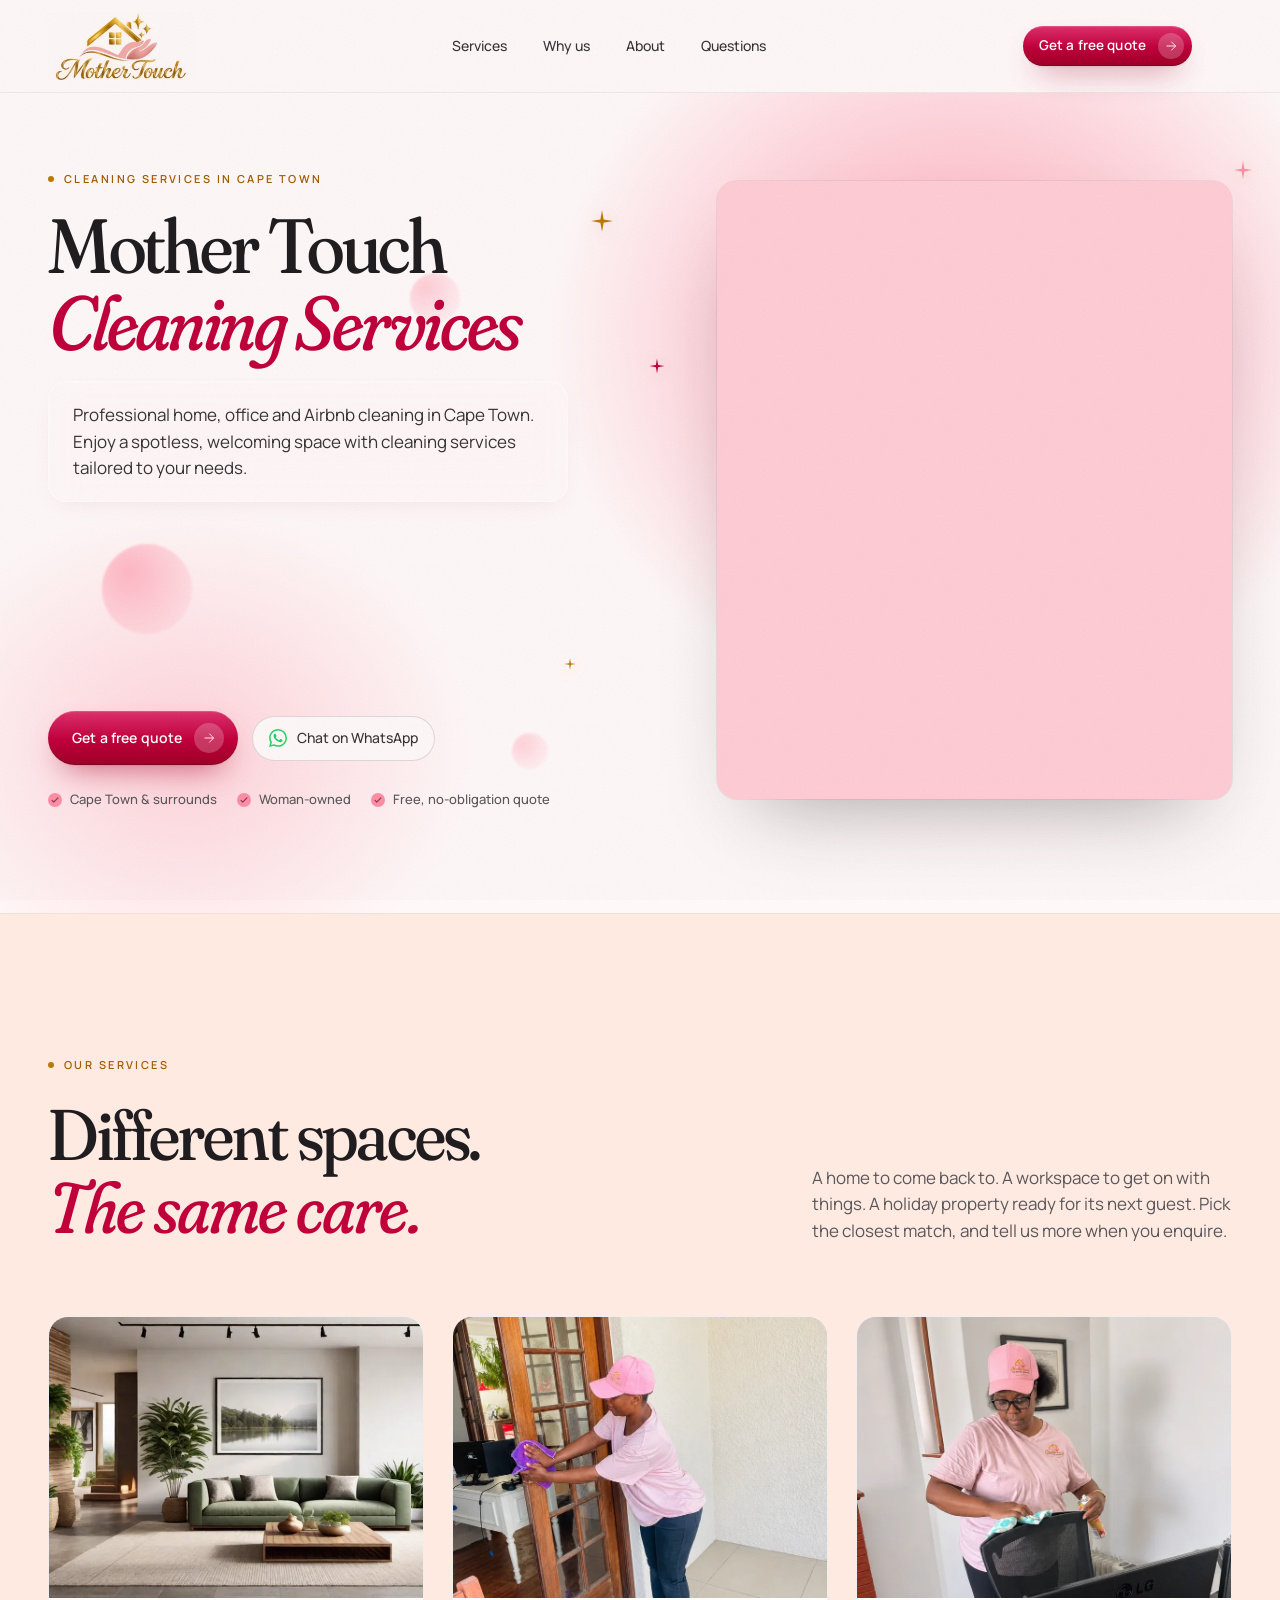
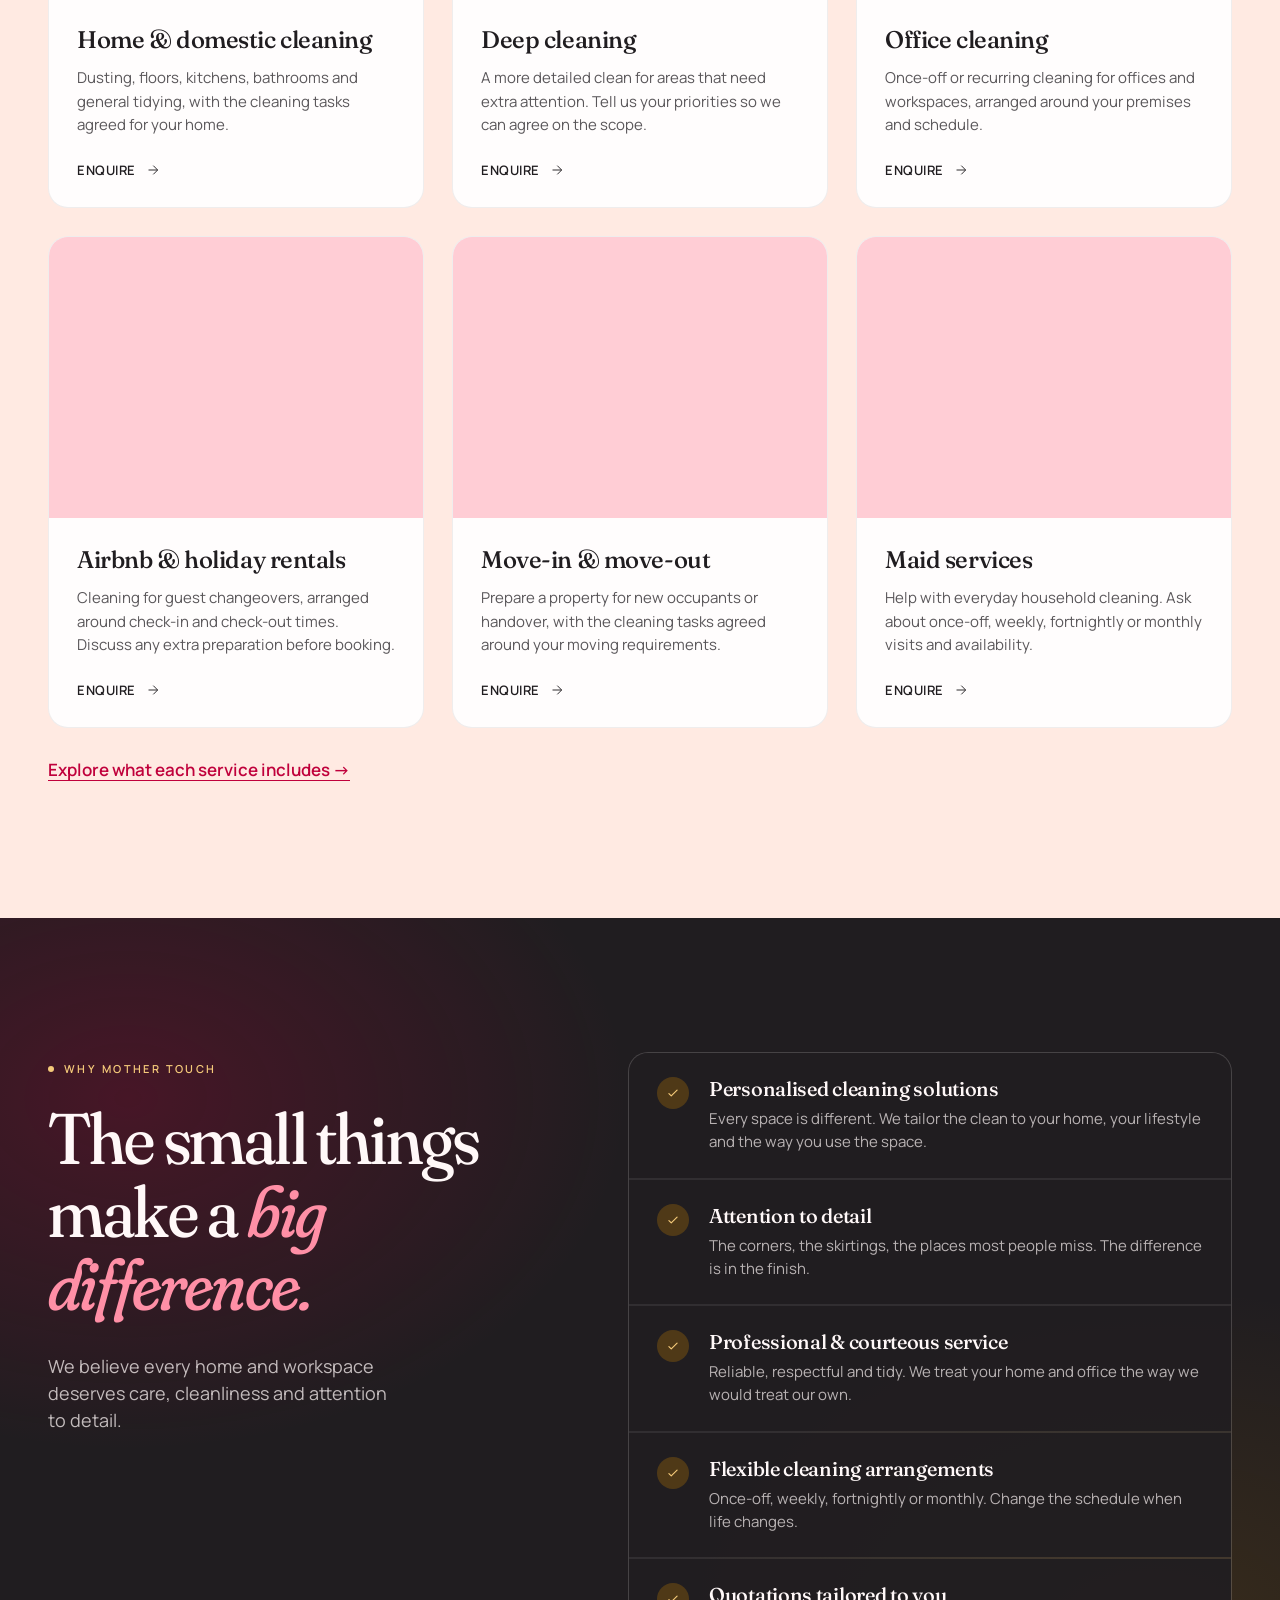
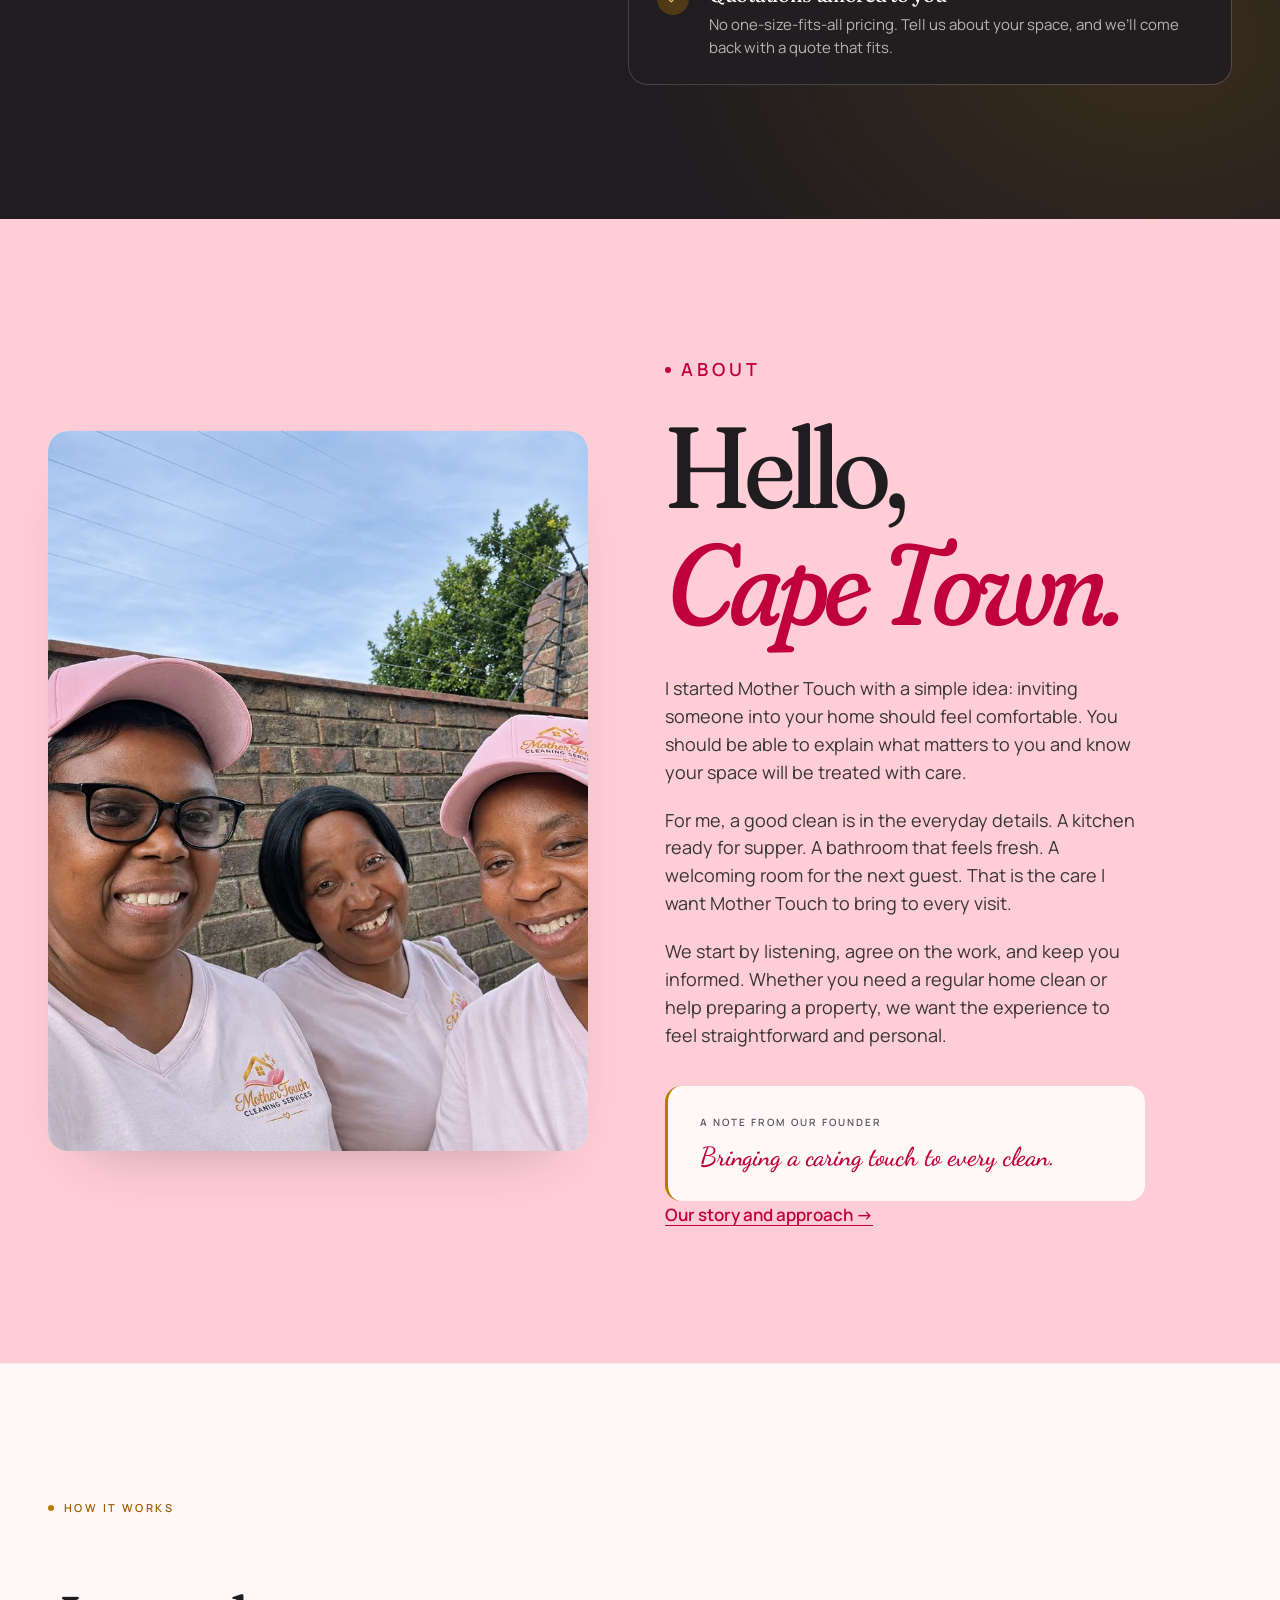
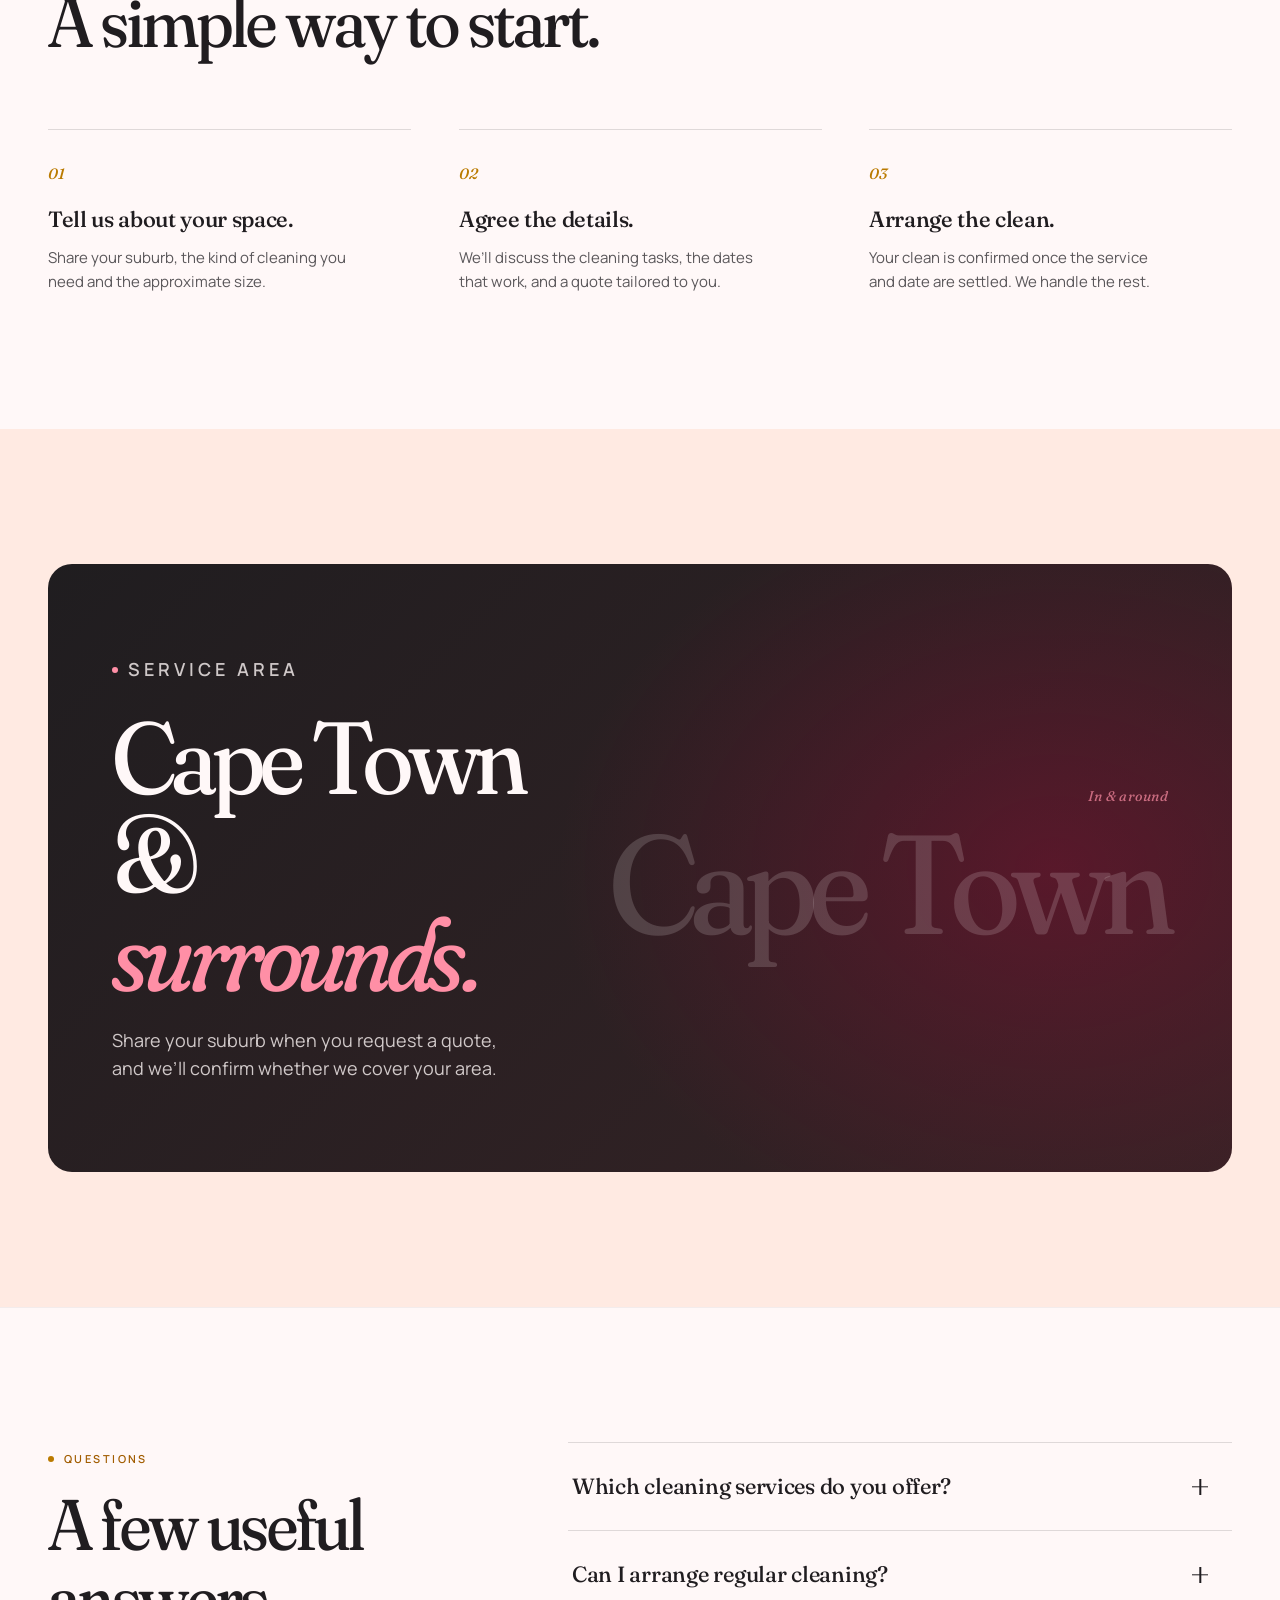
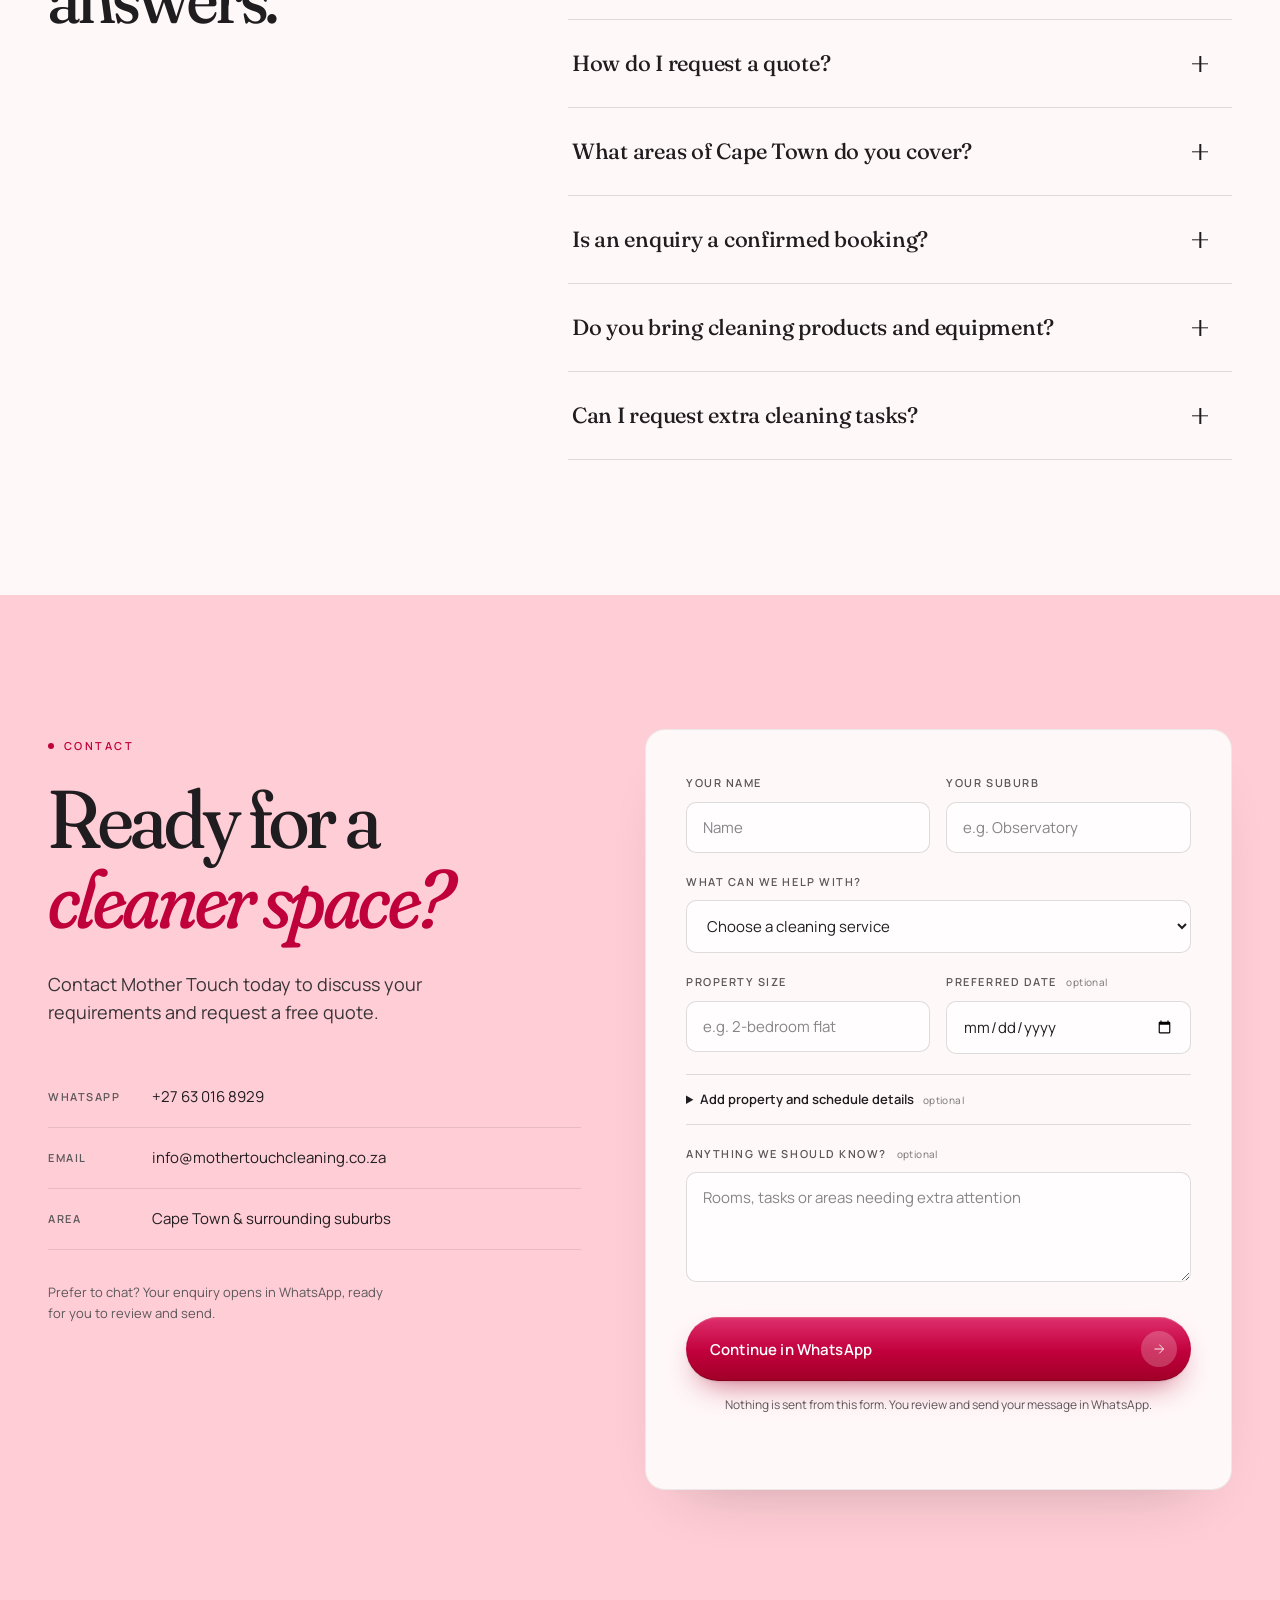
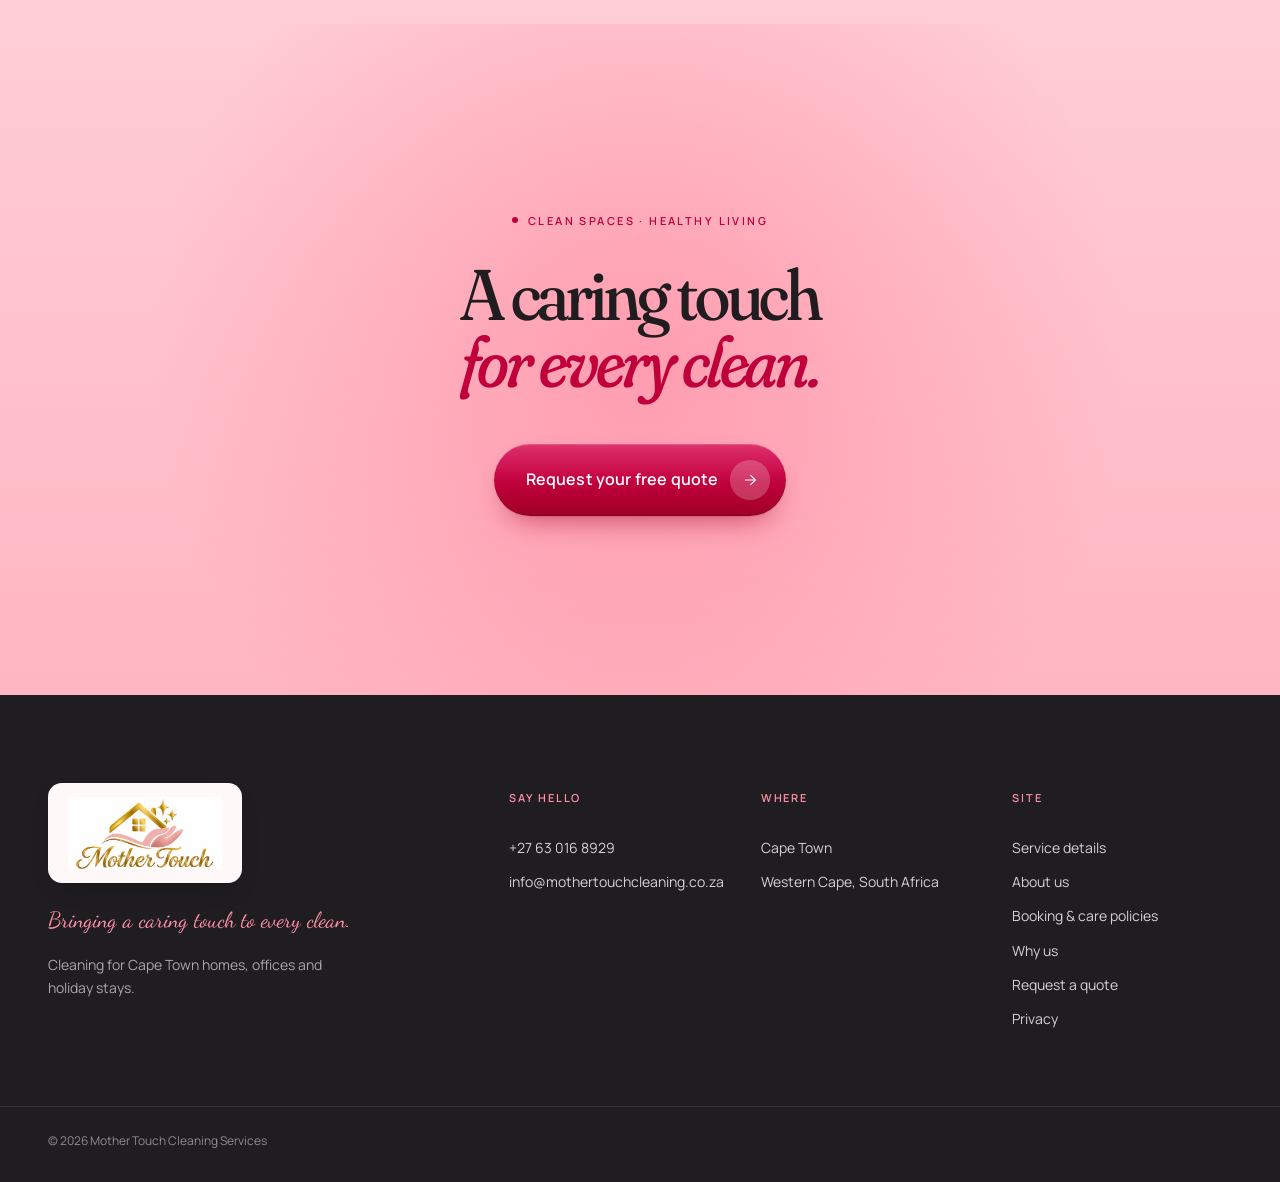
<file: index.html>
<!doctype html>
<html lang="en-ZA">
<head>
<meta charset="utf-8">
<meta name="viewport" content="width=device-width, initial-scale=1, viewport-fit=cover">
<title>Cleaning Services in Cape Town | Mother Touch</title>
<meta name="description" content="Mother Touch Cleaning Services. Professional home, office and Airbnb cleaning across Cape Town. Request a free quote.">
<meta name="theme-color" content="#FEF4F2">
<meta property="og:title" content="Mother Touch Cleaning Services">
<meta property="og:description" content="Professional home, office and Airbnb cleaning in Cape Town. Cleaning services tailored to your needs.">
<meta property="og:type" content="website">
<meta property="og:url" content="https://mothertouchcleaningservices.co.za/">
<link rel="canonical" href="https://mothertouchcleaningservices.co.za/">
<meta property="og:image" content="https://mothertouchcleaningservices.co.za/assets/img/og.jpg">
<meta property="og:image:width" content="1200">
<meta property="og:image:height" content="630">
<meta name="twitter:card" content="summary_large_image">
<link rel="icon" type="image/svg+xml" href="assets/img/favicon.svg">
<link rel="apple-touch-icon" href="assets/img/favicon-180.png">
<link rel="preconnect" href="https://fonts.googleapis.com">
<link rel="preconnect" href="https://fonts.gstatic.com" crossorigin>
<link rel="stylesheet" href="https://fonts.googleapis.com/css2?family=Fraunces:ital,opsz,wght@0,9..144,400..700;1,9..144,400..600&family=Manrope:wght@400..700&family=Dancing+Script:wght@500..700&display=swap">
<link rel="preload" as="image" href="assets/img/optimized/client-team-portrait-800.webp" imagesrcset="assets/img/optimized/client-team-portrait-480.webp 480w, assets/img/optimized/client-team-portrait-800.webp 800w, assets/img/optimized/client-team-portrait-1080.webp 1080w" imagesizes="(max-width: 820px) calc(100vw - 40px), (max-width: 1280px) 43vw, 520px" fetchpriority="high">
<link rel="stylesheet" href="styles.css">
<script src="app.js" defer></script>
</head>
<body>

<a class="skip" href="#main">Skip to content</a>

<header class="site-header" role="banner">
  <div class="rail header-grid">
    <a href="#top" class="wordmark" aria-label="Mother Touch Cleaning Services, home">
      <img decoding="async" src="assets/img/optimized/logo-nav-512.webp" srcset="assets/img/optimized/logo-nav-256.webp 256w, assets/img/optimized/logo-nav-512.webp 512w" sizes="(max-width: 920px) 128px, 180px" alt="Mother Touch Cleaning Services" class="wordmark-img" width="1280" height="597">
    </a>
    <nav class="nav" id="nav" aria-label="Main navigation">
      <a href="#services">Services</a>
      <a href="#why">Why us</a>
      <a href="#about">About</a>
      <a href="#faq">Questions</a>
    </nav>
    <a class="pill-cta pill-cta-header" href="#contact">
      <span>Get a free quote</span>
      <span class="pill-arrow" aria-hidden="true">
        <svg viewBox="0 0 24 24" width="14" height="14" fill="none" stroke="currentColor" stroke-width="1.6" stroke-linecap="round" stroke-linejoin="round"><path d="M5 12h14M13 5l7 7-7 7"/></svg>
      </span>
    </a>
    <button class="menu-toggle" aria-expanded="false" aria-controls="nav" aria-label="Open menu">
      <span class="menu-dash"></span><span class="menu-dash"></span>
    </button>
  </div>
</header>

<main id="main">

<section class="hero" id="top">
  <div class="hero-decor" aria-hidden="true">
    <span class="decor-sparkle decor-sparkle-1">
      <svg viewBox="0 0 24 24" width="26" height="26"><path d="M12 2 L13.5 10.5 L22 12 L13.5 13.5 L12 22 L10.5 13.5 L2 12 L10.5 10.5 Z" fill="currentColor"/></svg>
    </span>
    <span class="decor-sparkle decor-sparkle-2">
      <svg viewBox="0 0 24 24" width="18" height="18"><path d="M12 2 L13.5 10.5 L22 12 L13.5 13.5 L12 22 L10.5 13.5 L2 12 L10.5 10.5 Z" fill="currentColor"/></svg>
    </span>
    <span class="decor-sparkle decor-sparkle-3">
      <svg viewBox="0 0 24 24" width="14" height="14"><path d="M12 2 L13.5 10.5 L22 12 L13.5 13.5 L12 22 L10.5 13.5 L2 12 L10.5 10.5 Z" fill="currentColor"/></svg>
    </span>
    <span class="decor-sparkle decor-sparkle-4">
      <svg viewBox="0 0 24 24" width="22" height="22"><path d="M12 2 L13.5 10.5 L22 12 L13.5 13.5 L12 22 L10.5 13.5 L2 12 L10.5 10.5 Z" fill="currentColor"/></svg>
    </span>
    <span class="decor-bubble decor-bubble-1"></span>
    <span class="decor-bubble decor-bubble-2"></span>
    <span class="decor-bubble decor-bubble-3"></span>
  </div>
  <div class="rail">
    <div class="hero-grid">
      <div class="hero-copy">
        <p class="eyebrow"><span class="eyebrow-dot" aria-hidden="true"></span> Cleaning Services in Cape Town</p>
        <h1 class="display hero-h1" data-typewrite>
          <span class="type-line" data-type="Mother Touch">Mother Touch</span><br>
          <em class="type-line" data-type="Cleaning Services" data-type-delay="900">Cleaning Services</em>
        </h1>
        <div class="hero-lede-card">
          <p class="lede">Professional home, office and Airbnb cleaning in Cape Town. Enjoy a spotless, welcoming space with cleaning services tailored to your needs.</p>
        </div>
        <div class="cta-row">
          <a class="pill-cta" href="#contact">
            <span>Get a free quote</span>
            <span class="pill-arrow" aria-hidden="true">
              <svg viewBox="0 0 24 24" width="14" height="14" fill="none" stroke="currentColor" stroke-width="1.6" stroke-linecap="round" stroke-linejoin="round"><path d="M5 12h14M13 5l7 7-7 7"/></svg>
            </span>
          </a>
          <a class="ghost-cta" href="https://wa.me/27630168929?text=Hi%20Mother%20Touch%2C%20I%27d%20like%20a%20cleaning%20quote.">
            <span class="ghost-icon ghost-icon-wa" aria-hidden="true">
              <svg fill="#25D366" role="img" viewBox="0 0 24 24" xmlns="http://www.w3.org/2000/svg" width="18" height="18"><path d="M17.472 14.382c-.297-.149-1.758-.867-2.03-.967-.273-.099-.471-.148-.67.15-.197.297-.767.966-.94 1.164-.173.199-.347.223-.644.075-.297-.15-1.255-.463-2.39-1.475-.883-.788-1.48-1.761-1.653-2.059-.173-.297-.018-.458.13-.606.134-.133.298-.347.446-.52.149-.174.198-.298.298-.497.099-.198.05-.371-.025-.52-.075-.149-.669-1.612-.916-2.207-.242-.579-.487-.5-.669-.51-.173-.008-.371-.01-.57-.01-.198 0-.52.074-.792.372-.272.297-1.04 1.016-1.04 2.479 0 1.462 1.065 2.875 1.213 3.074.149.198 2.096 3.2 5.077 4.487.709.306 1.262.489 1.694.625.712.227 1.36.195 1.871.118.571-.085 1.758-.719 2.006-1.413.248-.694.248-1.289.173-1.413-.074-.124-.272-.198-.57-.347m-5.421 7.403h-.004a9.87 9.87 0 01-5.031-1.378l-.361-.214-3.741.982.998-3.648-.235-.374a9.86 9.86 0 01-1.51-5.26c.001-5.45 4.436-9.884 9.888-9.884 2.64 0 5.122 1.03 6.988 2.898a9.825 9.825 0 012.893 6.994c-.003 5.45-4.437 9.884-9.885 9.884m8.413-18.297A11.815 11.815 0 0012.05 0C5.495 0 .16 5.335.157 11.892c0 2.096.547 4.142 1.588 5.945L.057 24l6.305-1.654a11.882 11.882 0 005.683 1.448h.005c6.554 0 11.89-5.335 11.893-11.893a11.821 11.821 0 00-3.48-8.413Z"/></svg>
            </span>
            Chat on WhatsApp
          </a>
        </div>
        <ul class="hero-marks">
          <li><span>Cape Town &amp; surrounds</span></li>
          <li><span>Woman-owned</span></li>
          <li><span>Free, no-obligation quote</span></li>
        </ul>
      </div>
      <figure class="hero-figure">
        <img decoding="async" src="assets/img/optimized/client-team-portrait-800.webp" srcset="assets/img/optimized/client-team-portrait-480.webp 480w, assets/img/optimized/client-team-portrait-800.webp 800w, assets/img/optimized/client-team-portrait-1080.webp 1080w" sizes="(max-width: 820px) calc(100vw - 40px), (max-width: 1280px) 43vw, 520px" width="1080" height="1440" class="client-hero-photo" alt="Two Mother Touch team members smiling in their pink branded uniforms" fetchpriority="high">
      </figure>
    </div>
  </div>
</section>

<section class="services" id="services">
  <div class="rail">
    <header class="section-head">
      <div>
        <p class="eyebrow"><span class="eyebrow-dot" aria-hidden="true"></span> Our Services</p>
        <h2 class="display">Different spaces.<br><em>The same care.</em></h2>
      </div>
      <p class="section-lede">A home to come back to. A workspace to get on with things. A holiday property ready for its next guest. Pick the closest match, and tell us more when you enquire.</p>
    </header>

    <div class="svc-grid reveal-stagger">
      <article class="svc">
        <figure class="svc-figure">
          <img decoding="async" src="assets/img/optimized/svc-living-800.webp" srcset="assets/img/optimized/svc-living-480.webp 480w, assets/img/optimized/svc-living-800.webp 800w, assets/img/optimized/svc-living-1200.webp 1200w" sizes="(max-width: 600px) calc(100vw - 40px), (max-width: 980px) 46vw, 560px" width="1500" height="1000" alt="A bright living room with a green sofa, indoor plants and a wall painting" loading="lazy">
        </figure>
        <div class="svc-body">
          <h3>Home &amp; domestic cleaning</h3>
          <p>Dusting, floors, kitchens, bathrooms and general tidying, with the cleaning tasks agreed for your home.</p>
          <a href="#contact" data-service="Home and domestic cleaning" class="svc-link">
            <span>Enquire</span>
            <span class="svc-arrow" aria-hidden="true">
              <svg viewBox="0 0 24 24" width="14" height="14" fill="none" stroke="currentColor" stroke-width="1.6" stroke-linecap="round" stroke-linejoin="round"><path d="M5 12h14M13 5l7 7-7 7"/></svg>
            </span>
          </a>
        </div>
      </article>

      <article class="svc">
        <figure class="svc-figure">
          <img decoding="async" src="assets/img/optimized/client-door-cleaning-800.webp" srcset="assets/img/optimized/client-door-cleaning-480.webp 480w, assets/img/optimized/client-door-cleaning-800.webp 800w, assets/img/optimized/client-door-cleaning-1080.webp 1080w" sizes="(max-width: 600px) calc(100vw - 40px), (max-width: 980px) 46vw, 560px" width="1080" height="1440" class="client-door-photo" alt="A Mother Touch cleaner wiping a wooden glass door with a cloth" loading="lazy">
        </figure>
        <div class="svc-body">
          <h3>Deep cleaning</h3>
          <p>A more detailed clean for areas that need extra attention. Tell us your priorities so we can agree on the scope.</p>
          <a href="#contact" data-service="Deep cleaning" class="svc-link">
            <span>Enquire</span>
            <span class="svc-arrow" aria-hidden="true">
              <svg viewBox="0 0 24 24" width="14" height="14" fill="none" stroke="currentColor" stroke-width="1.6" stroke-linecap="round" stroke-linejoin="round"><path d="M5 12h14M13 5l7 7-7 7"/></svg>
            </span>
          </a>
        </div>
      </article>

      <article class="svc">
        <figure class="svc-figure">
          <img decoding="async" src="assets/img/optimized/client-office-cleaning-800.webp" srcset="assets/img/optimized/client-office-cleaning-480.webp 480w, assets/img/optimized/client-office-cleaning-800.webp 800w, assets/img/optimized/client-office-cleaning-1080.webp 1080w" sizes="(max-width: 600px) calc(100vw - 40px), (max-width: 980px) 46vw, 560px" width="1080" height="1440" class="client-office-photo" alt="A Mother Touch cleaner wiping an office chair beside a desk" loading="lazy">
        </figure>
        <div class="svc-body">
          <h3>Office cleaning</h3>
          <p>Once-off or recurring cleaning for offices and workspaces, arranged around your premises and schedule.</p>
          <a href="#contact" data-service="Office cleaning" class="svc-link">
            <span>Enquire</span>
            <span class="svc-arrow" aria-hidden="true">
              <svg viewBox="0 0 24 24" width="14" height="14" fill="none" stroke="currentColor" stroke-width="1.6" stroke-linecap="round" stroke-linejoin="round"><path d="M5 12h14M13 5l7 7-7 7"/></svg>
            </span>
          </a>
        </div>
      </article>

      <article class="svc">
        <figure class="svc-figure">
          <img decoding="async" src="assets/img/optimized/svc-airbnb-800.webp" srcset="assets/img/optimized/svc-airbnb-480.webp 480w, assets/img/optimized/svc-airbnb-800.webp 800w, assets/img/optimized/svc-airbnb-1200.webp 1200w" sizes="(max-width: 600px) calc(100vw - 40px), (max-width: 980px) 46vw, 560px" width="1224" height="1632" alt="A freshly made bed with folded towels in a bright holiday rental" loading="lazy">
        </figure>
        <div class="svc-body">
          <h3>Airbnb &amp; holiday rentals</h3>
          <p>Cleaning for guest changeovers, arranged around check-in and check-out times. Discuss any extra preparation before booking.</p>
          <a href="#contact" data-service="Airbnb and holiday rental cleaning" class="svc-link">
            <span>Enquire</span>
            <span class="svc-arrow" aria-hidden="true">
              <svg viewBox="0 0 24 24" width="14" height="14" fill="none" stroke="currentColor" stroke-width="1.6" stroke-linecap="round" stroke-linejoin="round"><path d="M5 12h14M13 5l7 7-7 7"/></svg>
            </span>
          </a>
        </div>
      </article>

      <article class="svc">
        <figure class="svc-figure">
          <img decoding="async" src="assets/img/optimized/svc-movein-736.webp" srcset="assets/img/optimized/svc-movein-480.webp 480w, assets/img/optimized/svc-movein-736.webp 736w" sizes="(max-width: 600px) calc(100vw - 40px), (max-width: 980px) 46vw, 560px" width="736" height="736" alt="A bright, empty room ready for its next chapter" loading="lazy">
        </figure>
        <div class="svc-body">
          <h3>Move-in &amp; move-out</h3>
          <p>Prepare a property for new occupants or handover, with the cleaning tasks agreed around your moving requirements.</p>
          <a href="#contact" data-service="Move-in and move-out cleaning" class="svc-link">
            <span>Enquire</span>
            <span class="svc-arrow" aria-hidden="true">
              <svg viewBox="0 0 24 24" width="14" height="14" fill="none" stroke="currentColor" stroke-width="1.6" stroke-linecap="round" stroke-linejoin="round"><path d="M5 12h14M13 5l7 7-7 7"/></svg>
            </span>
          </a>
        </div>
      </article>

      <article class="svc">
        <figure class="svc-figure">
          <img decoding="async" src="assets/img/optimized/svc-maid-627.webp" srcset="assets/img/optimized/svc-maid-480.webp 480w, assets/img/optimized/svc-maid-627.webp 627w" sizes="(max-width: 600px) calc(100vw - 40px), (max-width: 980px) 46vw, 560px" width="627" height="1000" alt="A cleaner in uniform, apron and gloves on" loading="lazy">
        </figure>
        <div class="svc-body">
          <h3>Maid services</h3>
          <p>Help with everyday household cleaning. Ask about once-off, weekly, fortnightly or monthly visits and availability.</p>
          <a href="#contact" data-service="Maid services" class="svc-link">
            <span>Enquire</span>
            <span class="svc-arrow" aria-hidden="true">
              <svg viewBox="0 0 24 24" width="14" height="14" fill="none" stroke="currentColor" stroke-width="1.6" stroke-linecap="round" stroke-linejoin="round"><path d="M5 12h14M13 5l7 7-7 7"/></svg>
            </span>
          </a>
        </div>
      </article>
    </div>
    <p class="section-more"><a class="text-link" href="services.html">Explore what each service includes &rarr;</a></p>
  </div>
</section>

<section class="why" id="why">
  <div class="rail">
    <div class="why-grid">
      <div class="why-head">
        <p class="eyebrow eyebrow-light"><span class="eyebrow-dot" aria-hidden="true"></span> Why Mother Touch</p>
        <h2 class="display why-h2">The small things<br>make a <em>big difference.</em></h2>
        <p class="why-lede">We believe every home and workspace deserves care, cleanliness and attention to detail.</p>
      </div>
      <ul class="why-list reveal-stagger">
        <li>
          <span class="why-tick" aria-hidden="true">
            <svg viewBox="0 0 24 24" width="14" height="14" fill="none" stroke="currentColor" stroke-width="2" stroke-linecap="round" stroke-linejoin="round"><path d="M5 13l4 4 10-10"/></svg>
          </span>
          <div>
            <h3>Personalised cleaning solutions</h3>
            <p>Every space is different. We tailor the clean to your home, your lifestyle and the way you use the space.</p>
          </div>
        </li>
        <li>
          <span class="why-tick" aria-hidden="true">
            <svg viewBox="0 0 24 24" width="14" height="14" fill="none" stroke="currentColor" stroke-width="2" stroke-linecap="round" stroke-linejoin="round"><path d="M5 13l4 4 10-10"/></svg>
          </span>
          <div>
            <h3>Attention to detail</h3>
            <p>The corners, the skirtings, the places most people miss. The difference is in the finish.</p>
          </div>
        </li>
        <li>
          <span class="why-tick" aria-hidden="true">
            <svg viewBox="0 0 24 24" width="14" height="14" fill="none" stroke="currentColor" stroke-width="2" stroke-linecap="round" stroke-linejoin="round"><path d="M5 13l4 4 10-10"/></svg>
          </span>
          <div>
            <h3>Professional &amp; courteous service</h3>
            <p>Reliable, respectful and tidy. We treat your home and office the way we would treat our own.</p>
          </div>
        </li>
        <li>
          <span class="why-tick" aria-hidden="true">
            <svg viewBox="0 0 24 24" width="14" height="14" fill="none" stroke="currentColor" stroke-width="2" stroke-linecap="round" stroke-linejoin="round"><path d="M5 13l4 4 10-10"/></svg>
          </span>
          <div>
            <h3>Flexible cleaning arrangements</h3>
            <p>Once-off, weekly, fortnightly or monthly. Change the schedule when life changes.</p>
          </div>
        </li>
        <li>
          <span class="why-tick" aria-hidden="true">
            <svg viewBox="0 0 24 24" width="14" height="14" fill="none" stroke="currentColor" stroke-width="2" stroke-linecap="round" stroke-linejoin="round"><path d="M5 13l4 4 10-10"/></svg>
          </span>
          <div>
            <h3>Quotations tailored to you</h3>
            <p>No one-size-fits-all pricing. Tell us about your space, and we&rsquo;ll come back with a quote that fits.</p>
          </div>
        </li>
      </ul>
    </div>
  </div>
</section>

<section class="about" id="about">
  <div class="rail">
    <div class="about-grid">
      <figure class="about-figure reveal-left">
        <img decoding="async" src="assets/img/optimized/client-team-selfie-800.webp" srcset="assets/img/optimized/client-team-selfie-480.webp 480w, assets/img/optimized/client-team-selfie-800.webp 800w, assets/img/optimized/client-team-selfie-1080.webp 1080w" sizes="(max-width: 600px) calc(100vw - 40px), (max-width: 980px) 46vw, 560px" width="1080" height="1440" class="client-team-photo" alt="Three smiling members of the Mother Touch team in their pink uniforms" loading="lazy">
      </figure>
      <div class="about-copy reveal-right">
        <p class="eyebrow"><span class="eyebrow-dot" aria-hidden="true"></span> About</p>
        <h2 class="display about-h2">Hello,<br><em>Cape&nbsp;Town.</em></h2>
        <!-- Owner-review sample: replace this first-person introduction with the founder's approved story before publication. -->
        <p>I started Mother Touch with a simple idea: inviting someone into your home should feel comfortable. You should be able to explain what matters to you and know your space will be treated with care.</p>
        <p>For me, a good clean is in the everyday details. A kitchen ready for supper. A bathroom that feels fresh. A welcoming room for the next guest. That is the care I want Mother Touch to bring to every visit.</p>
        <p>We start by listening, agree on the work, and keep you informed. Whether you need a regular home clean or help preparing a property, we want the experience to feel straightforward and personal.</p>
        <blockquote class="about-quote">
          <span class="aq-label">A note from our founder</span>
          <em class="aq-line">Bringing a caring touch to every clean.</em>
        </blockquote>
        <a class="text-link" href="about.html">Our story and approach &rarr;</a>
      </div>
    </div>
  </div>
</section>

<section class="process">
  <div class="rail">
    <header class="section-head section-head-left">
      <p class="eyebrow"><span class="eyebrow-dot" aria-hidden="true"></span> How it works</p>
      <h2 class="display">A simple way to start.</h2>
    </header>
    <ol class="steps reveal-stagger">
      <li>
        <span class="step-num">01</span>
        <h3>Tell us about your space.</h3>
        <p>Share your suburb, the kind of cleaning you need and the approximate size.</p>
      </li>
      <li>
        <span class="step-num">02</span>
        <h3>Agree the details.</h3>
        <p>We&rsquo;ll discuss the cleaning tasks, the dates that work, and a quote tailored to you.</p>
      </li>
      <li>
        <span class="step-num">03</span>
        <h3>Arrange the clean.</h3>
        <p>Your clean is confirmed once the service and date are settled. We handle the rest.</p>
      </li>
    </ol>
  </div>
</section>

<section class="area" id="area">
  <div class="rail">
    <div class="area-grid">
      <div class="area-copy">
        <p class="eyebrow eyebrow-light"><span class="eyebrow-dot" aria-hidden="true"></span> Service area</p>
        <h2 class="display area-h2">Cape Town<br>&amp; <em>surrounds.</em></h2>
        <p>Share your suburb when you request a quote, and we&rsquo;ll confirm whether we cover your area.</p>
      </div>
      <div class="area-mark" aria-hidden="true">
        <span class="area-mark-small">In &amp; around</span>
        <span class="area-mark-big">Cape&nbsp;Town</span>
      </div>
    </div>
  </div>
</section>

<section class="faq" id="faq">
  <div class="rail">
    <div class="faq-grid">
      <header class="section-head faq-head">
        <p class="eyebrow"><span class="eyebrow-dot" aria-hidden="true"></span> Questions</p>
        <h2 class="display">A few useful<br>answers.</h2>
      </header>
      <div class="faq-list">
        <details>
          <summary><span>Which cleaning services do you offer?</span><span class="faq-plus" aria-hidden="true"></span></summary>
          <div class="faq-body">
            <p>Home and domestic cleaning, deep cleaning, office cleaning, Airbnb and holiday rental cleaning, move-in and move-out cleaning, and ongoing maid services.</p>
          </div>
        </details>
        <details>
          <summary><span>Can I arrange regular cleaning?</span><span class="faq-plus" aria-hidden="true"></span></summary>
          <div class="faq-body">
            <p>Yes. Ask about weekly, fortnightly or monthly visits in your area. We&rsquo;ll confirm availability when you enquire.</p>
          </div>
        </details>
        <details>
          <summary><span>How do I request a quote?</span><span class="faq-plus" aria-hidden="true"></span></summary>
          <div class="faq-body">
            <p>Share your suburb, property size, the service you need and a preferred date, by form or WhatsApp. Quotations are free and tailored to your space.</p>
          </div>
        </details>
        <details>
          <summary><span>What areas of Cape Town do you cover?</span><span class="faq-plus" aria-hidden="true"></span></summary>
          <div class="faq-body">
            <p>Cape Town and surrounding suburbs. Share your suburb when you enquire and we&rsquo;ll confirm whether we can reach you.</p>
          </div>
        </details>
        <details>
          <summary><span>Is an enquiry a confirmed booking?</span><span class="faq-plus" aria-hidden="true"></span></summary>
          <div class="faq-body">
            <p>No. The clean is confirmed with Mother Touch once the service, scope and date are agreed.</p>
          </div>
        </details>
        <details>
          <summary><span>Do you bring cleaning products and equipment?</span><span class="faq-plus" aria-hidden="true"></span></summary>
          <div class="faq-body">
            <p>Tell us whether you need products and equipment supplied, or plan to provide your own. We&rsquo;ll confirm what is included when discussing your quote.</p>
          </div>
        </details>
        <details>
          <summary><span>Can I request extra cleaning tasks?</span><span class="faq-plus" aria-hidden="true"></span></summary>
          <div class="faq-body">
            <p>Yes, mention any extra tasks or areas needing special attention in your enquiry. We&rsquo;ll confirm what can be included before you book.</p>
          </div>
        </details>
      </div>
    </div>
  </div>
</section>

<section class="contact" id="contact">
  <div class="rail">
    <div class="contact-grid">
      <div class="contact-copy">
        <p class="eyebrow"><span class="eyebrow-dot" aria-hidden="true"></span> Contact</p>
        <h2 class="display contact-h2">Ready for a<br><em>cleaner space?</em></h2>
        <p class="contact-lede">Contact Mother Touch today to discuss your requirements and request a free quote.</p>
        <ul class="contact-list">
          <li><span class="label">WhatsApp</span><a href="https://wa.me/27630168929">+27&nbsp;63&nbsp;016&nbsp;8929</a></li>
          <li><span class="label">Email</span><a href="mailto:info@mothertouchcleaning.co.za">info@mothertouchcleaning.co.za</a></li>
          <li><span class="label">Area</span><span>Cape Town &amp; surrounding suburbs</span></li>
        </ul>
        <p class="contact-note">Prefer to chat? Your enquiry opens in WhatsApp, ready for you to review and send.</p>
      </div>

      <form id="enquiry" class="enquiry" novalidate>
        <div class="field-row">
          <label>
            <span class="field-label">Your name</span>
            <input name="name" autocomplete="name" required maxlength="100" placeholder="Name">
          </label>
          <label>
            <span class="field-label">Your suburb</span>
            <input name="suburb" autocomplete="address-level2" required maxlength="120" placeholder="e.g. Observatory">
          </label>
        </div>
        <label>
          <span class="field-label">What can we help with?</span>
          <select name="service" required>
            <option value="">Choose a cleaning service</option>
            <option>Home and domestic cleaning</option>
            <option>Deep cleaning</option>
            <option>Office cleaning</option>
            <option>Airbnb and holiday rental cleaning</option>
            <option>Move-in and move-out cleaning</option>
            <option>Maid services</option>
          </select>
        </label>
        <div class="field-row">
          <label>
            <span class="field-label">Property size</span>
            <input name="size" required maxlength="120" placeholder="e.g. 2-bedroom flat">
          </label>
          <label>
            <span class="field-label">Preferred date <span class="opt">optional</span></span>
            <input type="date" name="date">
          </label>
        </div>
        <details class="quote-options">
          <summary>Add property and schedule details <span class="opt">optional</span></summary>
          <div class="field-row">
            <label>
              <span class="field-label">Property type</span>
              <select name="property_type">
                <option value="">Choose if helpful</option>
                <option>House</option><option>Flat or apartment</option><option>Office or workspace</option><option>Holiday rental</option><option>Other</option>
              </select>
            </label>
            <label>
              <span class="field-label">How often?</span>
              <select name="frequency">
                <option value="">Not sure yet</option>
                <option>Once-off</option><option>Weekly</option><option>Fortnightly</option><option>Monthly</option><option>Between guest stays</option>
              </select>
            </label>
          </div>
          <label>
            <span class="field-label">Cleaning products and equipment</span>
            <select name="supplies">
              <option value="">Please advise</option>
              <option>I need products and equipment supplied</option>
              <option>I will provide products and equipment</option>
              <option>I have some supplies; let&rsquo;s discuss</option>
            </select>
          </label>
        </details>
        <label>
          <span class="field-label">Anything we should know? <span class="opt">optional</span></span>
          <textarea name="notes" rows="3" maxlength="1500" placeholder="Rooms, tasks or areas needing extra attention"></textarea>
        </label>

        <label class="hp" aria-hidden="true" tabindex="-1">
          <span>Website</span>
          <input type="text" name="website" tabindex="-1" autocomplete="off">
        </label>

        <button class="pill-cta pill-cta-full" type="submit">
          <span>Continue in WhatsApp</span>
          <span class="pill-arrow" aria-hidden="true">
            <svg viewBox="0 0 24 24" width="14" height="14" fill="none" stroke="currentColor" stroke-width="1.6" stroke-linecap="round" stroke-linejoin="round"><path d="M5 12h14M13 5l7 7-7 7"/></svg>
          </span>
        </button>
        <p class="form-help">Nothing is sent from this form. You review and send your message in WhatsApp.</p>
        <p id="form-status" role="status" aria-live="polite"></p>
      </form>
    </div>
  </div>
</section>

</main>

<section class="footer-display" aria-label="Call to action">
  <div class="rail">
    <p class="eyebrow eyebrow-light"><span class="eyebrow-dot" aria-hidden="true"></span> Clean spaces · Healthy living</p>
    <h2 class="footer-display-h2 display reveal-blur">
      A caring touch<br>
      <em>for every clean.</em>
    </h2>
    <a class="pill-cta pill-cta-xl" href="#contact">
      <span>Request your free quote</span>
      <span class="pill-arrow" aria-hidden="true">
        <svg viewBox="0 0 24 24" width="16" height="16" fill="none" stroke="currentColor" stroke-width="1.6" stroke-linecap="round" stroke-linejoin="round"><path d="M5 12h14M13 5l7 7-7 7"/></svg>
      </span>
    </a>
  </div>
</section>

<footer class="site-footer">
  <div class="rail footer-grid">
    <div class="footer-brand">
      <a href="#top" class="wordmark wordmark-footer" aria-label="Mother Touch Cleaning Services, home">
        <img decoding="async" src="assets/img/optimized/logo-nav-512.webp" srcset="assets/img/optimized/logo-nav-256.webp 256w, assets/img/optimized/logo-nav-512.webp 512w" sizes="260px" alt="Mother Touch Cleaning Services" class="wordmark-img wordmark-img-footer" width="1280" height="597">
      </a>
      <p class="footer-tag"><em>Bringing a caring touch to every clean.</em></p>
      <p class="footer-sub">Cleaning for Cape Town homes, offices and holiday stays.</p>
    </div>
    <div class="footer-cols">
      <div>
        <p class="label">Say hello</p>
        <a href="https://wa.me/27630168929">+27&nbsp;63&nbsp;016&nbsp;8929</a>
        <a href="mailto:info@mothertouchcleaning.co.za">info@mothertouchcleaning.co.za</a>
      </div>
      <div>
        <p class="label">Where</p>
        <p>Cape Town</p>
        <p>Western Cape, South Africa</p>
      </div>
      <div>
        <p class="label">Site</p>
        <a href="services.html">Service details</a>
        <a href="about.html">About us</a>
        <a href="policies.html">Booking &amp; care policies</a>
        <a href="#why">Why us</a>
        <a href="#contact">Request a quote</a>
        <button class="link-btn" id="privacy-open">Privacy</button>
      </div>
    </div>
  </div>
  <div class="rail footer-base">
    <span>&copy; <span id="year">2026</span> Mother Touch Cleaning Services</span>
    <!-- Designed by YellowCC mark temporarily hidden; restore when ready.
    <a class="ycc-mark" href="https://yellowcc.co.za" rel="noopener" aria-label="Designed by YellowCC">
      <span class="ycc-label">Designed by</span>
      <span class="ycc-lockup">
        <span class="ycc-badge" aria-hidden="true">
          <svg viewBox="0 0 200 200" width="24" height="24">
            <rect width="200" height="200" rx="28" fill="#0a0a0a"/>
            <rect x="15" y="31.35" width="170" height="102.42" fill="#ffe500" transform="rotate(-3.2 100 100)"/>
            <g transform="translate(55.68 125.52)">
              <path d="M22.59 30.48Q17.02 30.48 12.84 29.62Q8.66 28.77 6.96 28.15L6.96 12.07L17.64 12.07Q21.97 12.07 25.06 10.13Q28.15 8.20 29.93 5.49Q31.71 2.78 32.49 0L0.31-81.52L27.38-81.52L39.45-45.79Q40.38-43.31 41.54-39.37Q42.70-35.43 43.86-31.33Q45.02-27.23 45.79-23.98L46.72-23.98Q47.34-26.14 48.11-29.01Q48.88-31.87 49.66-34.88Q50.43-37.90 51.28-40.69Q52.13-43.47 52.75-45.64L63.12-81.52L88.33-81.52L60.18-3.25Q57.55 3.87 54.38 10.06Q51.20 16.24 46.87 20.81Q42.54 25.37 36.59 27.92Q30.63 30.48 22.59 30.48" fill="#ffffff"/>
            </g>
          </svg>
        </span>
        <span class="ycc-wordmark">yellow<span class="ycc-cc">cc</span></span>
      </span>
    </a>
    -->
    <span></span>
  </div>
</footer>

<dialog id="privacy">
  <button id="privacy-close" aria-label="Close privacy notice" class="dialog-close">&times;</button>
  <h2>Your enquiry details</h2>
  <p>This enquiry form prepares a WhatsApp message on your device. Nothing is submitted, stored or emailed by this website.</p>
  <p>If you choose to send the message, your details are shared with Mother Touch through WhatsApp, and used to respond to your enquiry.</p>
  <p>For questions, contact <a href="mailto:info@mothertouchcleaning.co.za">info@mothertouchcleaning.co.za</a>.</p>
</dialog>

</body>
</html>
</file>
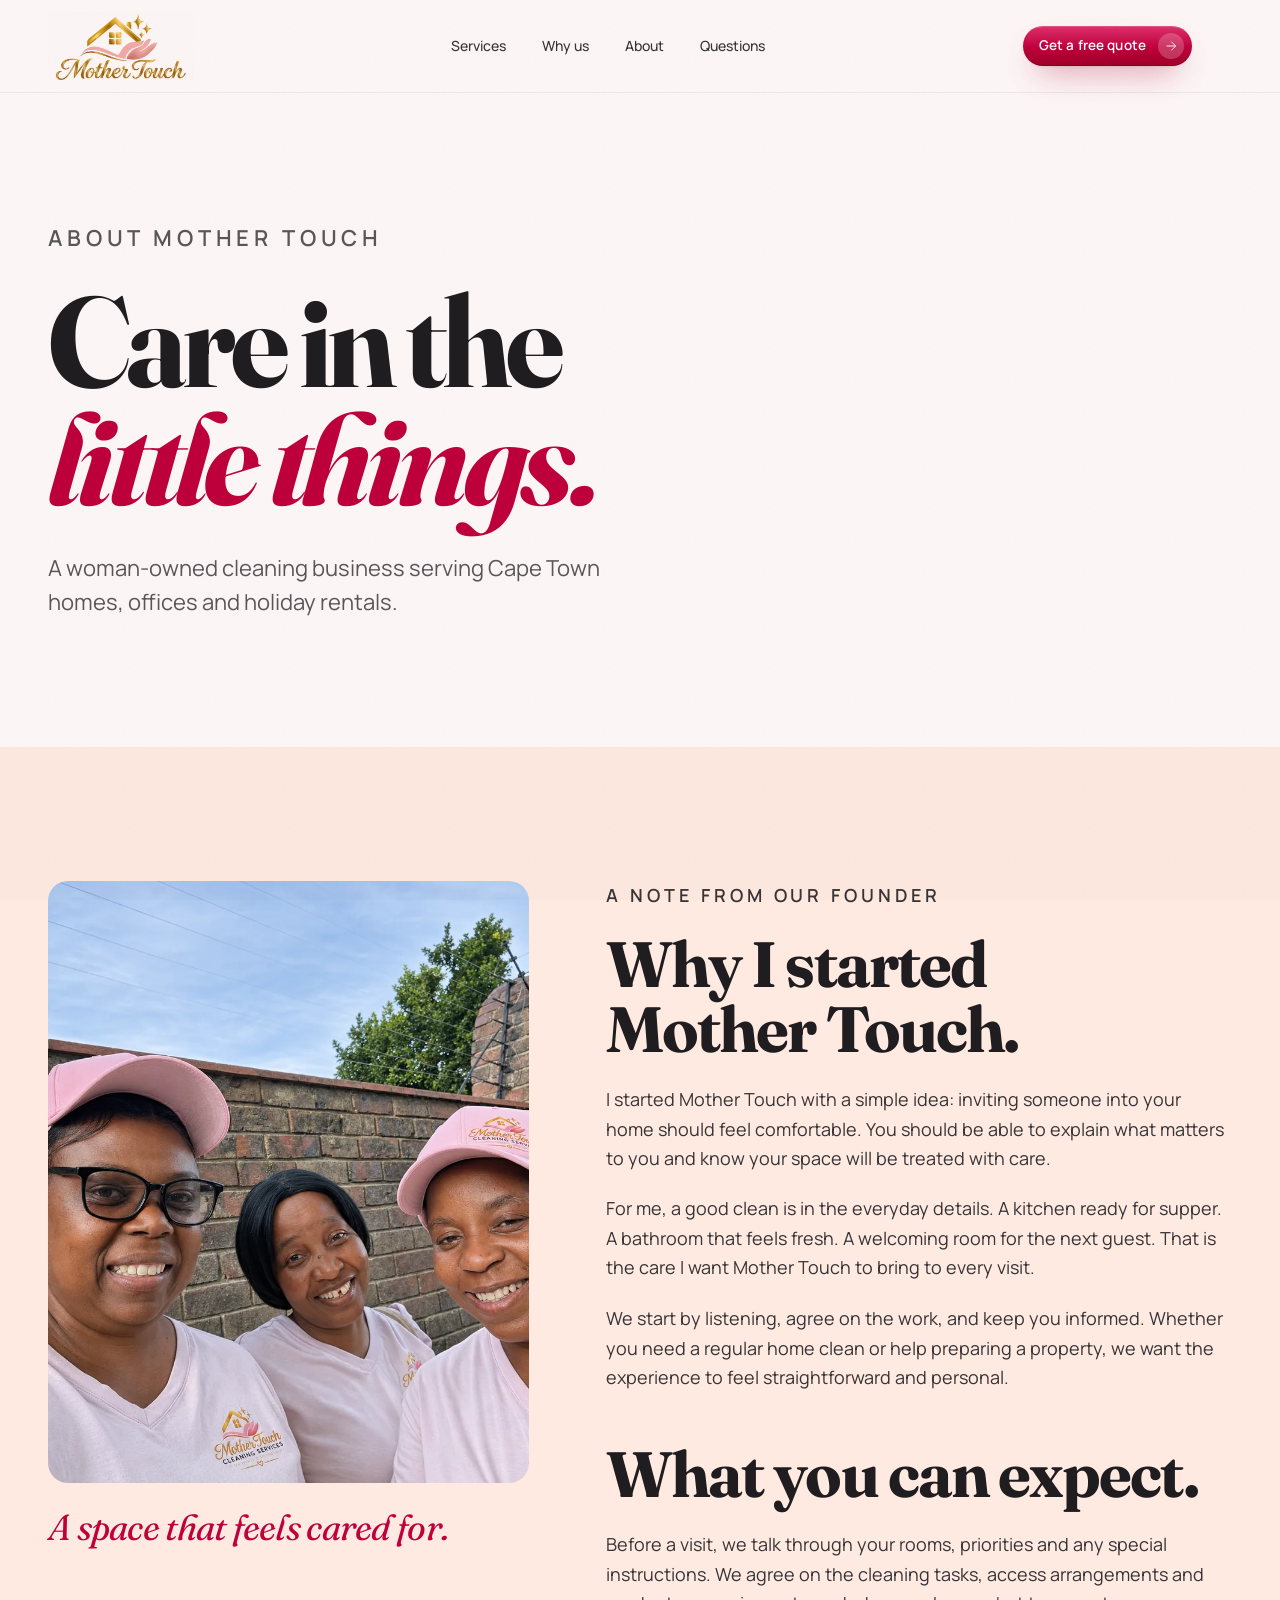
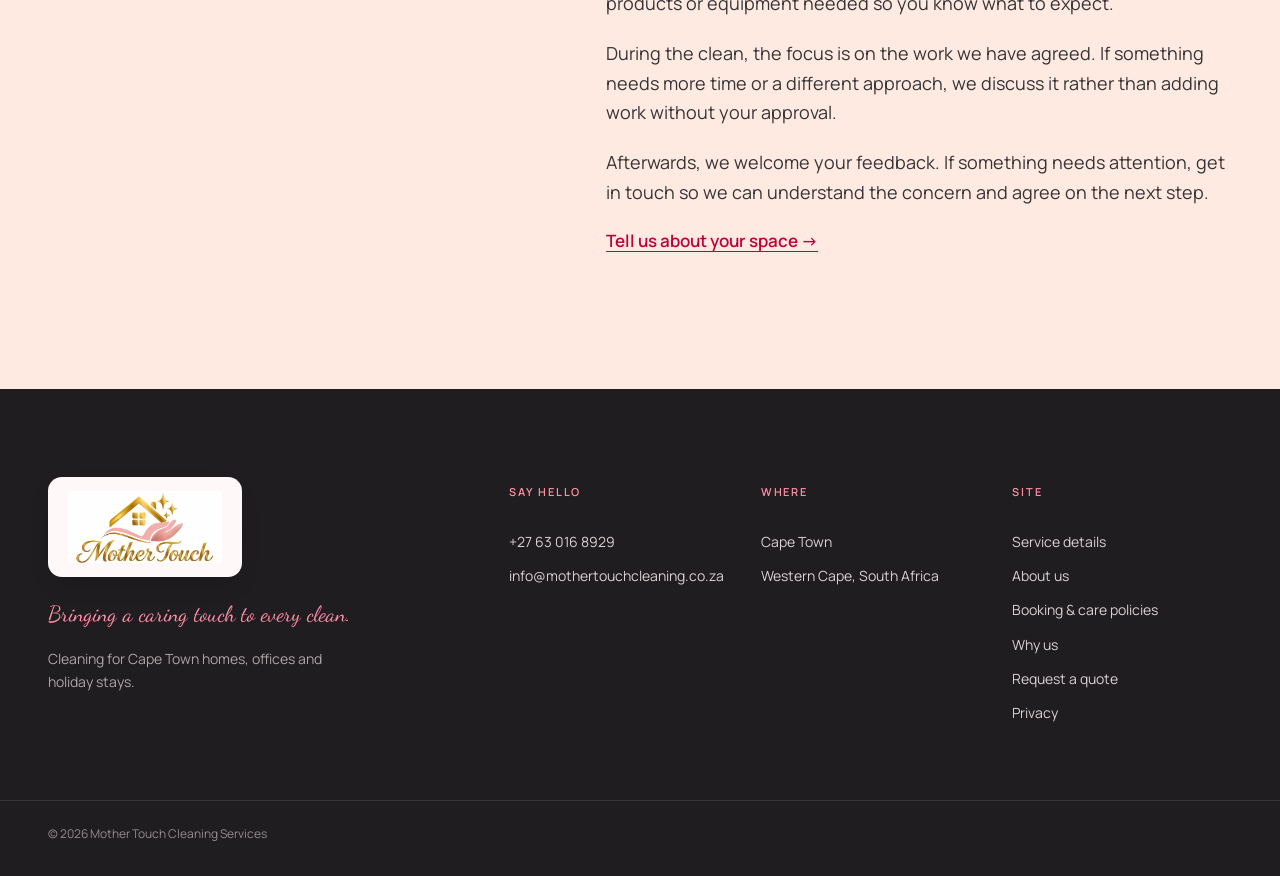
<file: about.html>
<!doctype html>
<html lang="en-ZA">
<head>
<meta charset="utf-8">
<meta name="viewport" content="width=device-width, initial-scale=1, viewport-fit=cover">
<title>About Mother Touch | Cape Town cleaning</title>
<meta name="description" content="Meet the approach behind Mother Touch, a woman-owned cleaning business for Cape Town homes, offices and holiday rentals.">
<meta name="theme-color" content="#FBF4EC">
<link rel="icon" href="assets/img/favicon.svg" type="image/svg+xml">
<link rel="apple-touch-icon" href="assets/img/favicon.svg">
<meta property="og:title" content="About Mother Touch">
<meta property="og:description" content="A woman-owned cleaning business for Cape Town homes, offices and holiday rentals.">
<meta property="og:type" content="website">
<meta property="og:url" content="https://mothertouchcleaningservices.co.za/about.html">
<link rel="canonical" href="https://mothertouchcleaningservices.co.za/about.html">
<meta property="og:image" content="https://mothertouchcleaningservices.co.za/og-image.png">
<meta property="og:image:width" content="1200">
<meta property="og:image:height" content="630">
<meta name="twitter:card" content="summary_large_image">
<meta name="twitter:image" content="https://mothertouchcleaningservices.co.za/og-image.png">
<link rel="preconnect" href="https://fonts.googleapis.com">
<link rel="preconnect" href="https://fonts.gstatic.com" crossorigin>
<link rel="stylesheet" href="https://fonts.googleapis.com/css2?family=Fraunces:ital,opsz,wght@0,9..144,400..700;1,9..144,400..600&family=Manrope:wght@400..700&family=Dancing+Script:wght@500..700&display=swap">

<script src="app.js" defer></script>
<style>
  .page-hero {
    padding-top: clamp(72px, 10vw, 140px);
    padding-bottom: clamp(72px, 10vw, 140px);
    background: var(--paper);
    position: relative;
    overflow: hidden;
  }
  .page-hero::before {
    content: "";
    position: absolute;
    top: -200px;
    right: -200px;
    width: 700px;
    height: 700px;
    background: radial-gradient(circle at 40% 40%, var(--butter) 0%, var(--linen) 40%, transparent 70%);
    filter: blur(70px);
    opacity: 0.55;
    pointer-events: none;
  }
  .page-hero .rail { position: relative; z-index: 1; }
  .page-hero .eyebrow { margin-bottom: 28px; }
  .page-hero h1 {
    font-family: var(--display);
    font-size: clamp(60px, 10vw, 160px);
    letter-spacing: -0.04em;
    line-height: 0.92;
    color: var(--ink);
    max-width: 14ch;
    margin-bottom: 32px;
  }
  .page-hero h1 em { font-style: italic; color: var(--terracotta); }
  .page-hero p { font-size: clamp(18px, 2vw, 22px); color: var(--ink-60); max-width: 580px; line-height: 1.55; }

  .story {
    padding-top: var(--section-y);
    padding-bottom: var(--section-y);
    background: var(--linen);
  }
  .story-grid {
    display: grid;
    grid-template-columns: 1fr 1.3fr;
    gap: clamp(32px, 6vw, 100px);
    align-items: start;
  }
  .story-aside {
    position: sticky;
    top: calc(var(--header-h) + 32px);
    display: flex;
    flex-direction: column;
    gap: 24px;
  }
  .story-aside figure { margin: 0; border-radius: 20px; overflow: hidden; aspect-ratio: 4 / 5; }
  .story-aside figure img { width: 100%; height: 100%; object-fit: cover; }
  .story-aside .big-quote {
    font-family: var(--display);
    font-style: italic;
    font-size: clamp(26px, 3vw, 36px);
    line-height: 1.15;
    letter-spacing: -0.02em;
    color: var(--terracotta);
  }
  .story-body h2 {
    font-family: var(--display);
    font-size: clamp(40px, 5vw, 64px);
    letter-spacing: -0.03em;
    line-height: 1.02;
    color: var(--ink);
    margin: 48px 0 24px;
  }
  .story-body h2:first-child { margin-top: 0; }
  .story-body p {
    font-size: 18px;
    color: var(--ink-80);
    line-height: 1.65;
    margin-bottom: 20px;
    max-width: 620px;
  }
  .story-body .lead {
    font-family: var(--display);
    font-size: 26px;
    line-height: 1.35;
    color: var(--ink);
    letter-spacing: -0.015em;
    margin-bottom: 32px;
  }

  .values {
    background: var(--terracotta);
    color: var(--paper);
    padding-top: var(--section-y);
    padding-bottom: var(--section-y);
    position: relative;
    overflow: hidden;
  }
  .values::before {
    content: "";
    position: absolute;
    bottom: -200px;
    right: -200px;
    width: 600px;
    height: 600px;
    background: radial-gradient(circle at center, rgba(245, 207, 132, 0.2) 0%, transparent 60%);
    filter: blur(40px);
    pointer-events: none;
  }
  .values .eyebrow { color: var(--butter); }
  .values .eyebrow::before { background: var(--butter); }
  .values h2 {
    font-family: var(--display);
    font-size: clamp(48px, 7vw, 100px);
    color: var(--paper);
    letter-spacing: -0.04em;
    line-height: 1;
    margin: 24px 0 72px;
  }
  .values h2 em { font-style: italic; color: var(--butter); }
  .values-list {
    display: grid;
    grid-template-columns: repeat(3, 1fr);
    gap: 32px;
    position: relative;
    z-index: 1;
  }
  .value {
    border-top: 1px solid rgba(251, 244, 236, 0.3);
    padding-top: 28px;
  }
  .value-num {
    font-family: var(--display);
    font-style: italic;
    font-size: 48px;
    color: var(--butter);
    line-height: 1;
    margin-bottom: 20px;
    display: block;
  }
  .value h3 { color: var(--paper); font-size: 22px; margin-bottom: 10px; font-family: var(--display); }
  .value p { color: rgba(251, 244, 236, 0.84); font-size: 15px; line-height: 1.6; }

  @media (max-width: 820px) {
    .story-grid { grid-template-columns: 1fr; }
    .story-aside { position: static; }
    .values-list { grid-template-columns: 1fr; }
  }
</style>
<link rel="stylesheet" href="styles.css">
</head>
<body>

<a class="skip" href="#main">Skip to content</a>

<header class="site-header" role="banner">
  <div class="rail header-grid">
    <a href="index.html#top" class="wordmark" aria-label="Mother Touch Cleaning Services, home">
      <img decoding="async" src="assets/img/optimized/logo-nav-512.webp" srcset="assets/img/optimized/logo-nav-256.webp 256w, assets/img/optimized/logo-nav-512.webp 512w" sizes="(max-width: 920px) 128px, 180px" alt="Mother Touch Cleaning Services" class="wordmark-img" width="1280" height="597">
    </a>
    <nav class="nav" id="nav" aria-label="Main navigation">
      <a href="services.html">Services</a>
      <a href="index.html#why">Why us</a>
      <a href="about.html">About</a>
      <a href="index.html#faq">Questions</a>
    </nav>
    <a class="pill-cta pill-cta-header" href="index.html#contact">
      <span>Get a free quote</span>
      <span class="pill-arrow" aria-hidden="true">
        <svg viewBox="0 0 24 24" width="14" height="14" fill="none" stroke="currentColor" stroke-width="1.6" stroke-linecap="round" stroke-linejoin="round"><path d="M5 12h14M13 5l7 7-7 7"/></svg>
      </span>
    </a>
    <button class="menu-toggle" aria-expanded="false" aria-controls="nav" aria-label="Open menu">
      <span class="menu-dash"></span><span class="menu-dash"></span>
    </button>
  </div>
</header>

<main id="main">
<section class="page-hero">
  <div class="rail">
    <p class="eyebrow">About Mother Touch</p>
    <h1>Care in the<br><em>little things.</em></h1>
    <p>A woman-owned cleaning business serving Cape Town homes, offices and holiday rentals.</p>
  </div>
</section>
<section class="story">
  <div class="rail story-grid">
    <aside class="story-aside">
      <figure><img src="assets/img/optimized/client-team-selfie-800.webp" srcset="assets/img/optimized/client-team-selfie-480.webp 480w, assets/img/optimized/client-team-selfie-800.webp 800w" sizes="(max-width: 820px) calc(100vw - 40px), 40vw" width="1080" height="1440" class="client-team-photo" alt="Three smiling members of the Mother Touch team in their pink uniforms" loading="lazy" decoding="async"></figure>
      <p class="big-quote">A space that feels cared for.</p>
    </aside>
    <div class="story-body">
      <p class="eyebrow">A note from our founder</p>
      <h2>Why I started Mother Touch.</h2>
        <!-- Owner-review sample: replace this first-person introduction with the founder's approved story before publication. -->
        <p>I started Mother Touch with a simple idea: inviting someone into your home should feel comfortable. You should be able to explain what matters to you and know your space will be treated with care.</p>
        <p>For me, a good clean is in the everyday details. A kitchen ready for supper. A bathroom that feels fresh. A welcoming room for the next guest. That is the care I want Mother Touch to bring to every visit.</p>
        <p>We start by listening, agree on the work, and keep you informed. Whether you need a regular home clean or help preparing a property, we want the experience to feel straightforward and personal.</p>
      <h2>What you can expect.</h2>
      <p>Before a visit, we talk through your rooms, priorities and any special instructions. We agree on the cleaning tasks, access arrangements and products or equipment needed so you know what to expect.</p>
      <p>During the clean, the focus is on the work we have agreed. If something needs more time or a different approach, we discuss it rather than adding work without your approval.</p>
      <p>Afterwards, we welcome your feedback. If something needs attention, get in touch so we can understand the concern and agree on the next step.</p>
      <a class="text-link" href="index.html#contact">Tell us about your space &rarr;</a>
    </div>
  </div>
</section>
</main>

<footer class="site-footer">
  <div class="rail footer-grid">
    <div class="footer-brand">
      <a href="index.html#top" class="wordmark wordmark-footer" aria-label="Mother Touch Cleaning Services, home">
        <img decoding="async" src="assets/img/optimized/logo-nav-512.webp" srcset="assets/img/optimized/logo-nav-256.webp 256w, assets/img/optimized/logo-nav-512.webp 512w" sizes="260px" alt="Mother Touch Cleaning Services" class="wordmark-img wordmark-img-footer" width="1280" height="597">
      </a>
      <p class="footer-tag"><em>Bringing a caring touch to every clean.</em></p>
      <p class="footer-sub">Cleaning for Cape Town homes, offices and holiday stays.</p>
    </div>
    <div class="footer-cols">
      <div>
        <p class="label">Say hello</p>
        <a href="https://wa.me/27630168929">+27&nbsp;63&nbsp;016&nbsp;8929</a>
        <a href="mailto:info@mothertouchcleaning.co.za">info@mothertouchcleaning.co.za</a>
      </div>
      <div>
        <p class="label">Where</p>
        <p>Cape Town</p>
        <p>Western Cape, South Africa</p>
      </div>
      <div>
        <p class="label">Site</p>
        <a href="services.html">Service details</a>
        <a href="about.html">About us</a>
        <a href="policies.html">Booking &amp; care policies</a>
        <a href="index.html#why">Why us</a>
        <a href="index.html#contact">Request a quote</a>
        <button class="link-btn" id="privacy-open">Privacy</button>
      </div>
    </div>
  </div>
  <div class="rail footer-base">
    <span>&copy; <span id="year">2026</span> Mother Touch Cleaning Services</span>
    <!-- Designed by YellowCC mark temporarily hidden; restore when ready.
    <a class="ycc-mark" href="https://yellowcc.co.za" rel="noopener" aria-label="Designed by YellowCC">
      <span class="ycc-label">Designed by</span>
      <span class="ycc-lockup">
        <span class="ycc-badge" aria-hidden="true">
          <svg viewBox="0 0 200 200" width="24" height="24">
            <rect width="200" height="200" rx="28" fill="#0a0a0a"/>
            <rect x="15" y="31.35" width="170" height="102.42" fill="#ffe500" transform="rotate(-3.2 100 100)"/>
            <g transform="translate(55.68 125.52)">
              <path d="M22.59 30.48Q17.02 30.48 12.84 29.62Q8.66 28.77 6.96 28.15L6.96 12.07L17.64 12.07Q21.97 12.07 25.06 10.13Q28.15 8.20 29.93 5.49Q31.71 2.78 32.49 0L0.31-81.52L27.38-81.52L39.45-45.79Q40.38-43.31 41.54-39.37Q42.70-35.43 43.86-31.33Q45.02-27.23 45.79-23.98L46.72-23.98Q47.34-26.14 48.11-29.01Q48.88-31.87 49.66-34.88Q50.43-37.90 51.28-40.69Q52.13-43.47 52.75-45.64L63.12-81.52L88.33-81.52L60.18-3.25Q57.55 3.87 54.38 10.06Q51.20 16.24 46.87 20.81Q42.54 25.37 36.59 27.92Q30.63 30.48 22.59 30.48" fill="#ffffff"/>
            </g>
          </svg>
        </span>
        <span class="ycc-wordmark">yellow<span class="ycc-cc">cc</span></span>
      </span>
    </a>
    -->
    <span></span>
  </div>
</footer>

<dialog id="privacy">
  <button id="privacy-close" aria-label="Close privacy notice" class="dialog-close">&times;</button>
  <h2>Your enquiry details</h2>
  <p>This enquiry form prepares a WhatsApp message on your device. Nothing is submitted, stored or emailed by this website.</p>
  <p>If you choose to send the message, your details are shared with Mother Touch through WhatsApp, and used to respond to your enquiry.</p>
  <p>For questions, contact <a href="mailto:info@mothertouchcleaning.co.za">info@mothertouchcleaning.co.za</a>.</p>
</dialog>

</body>
</html>
</file>
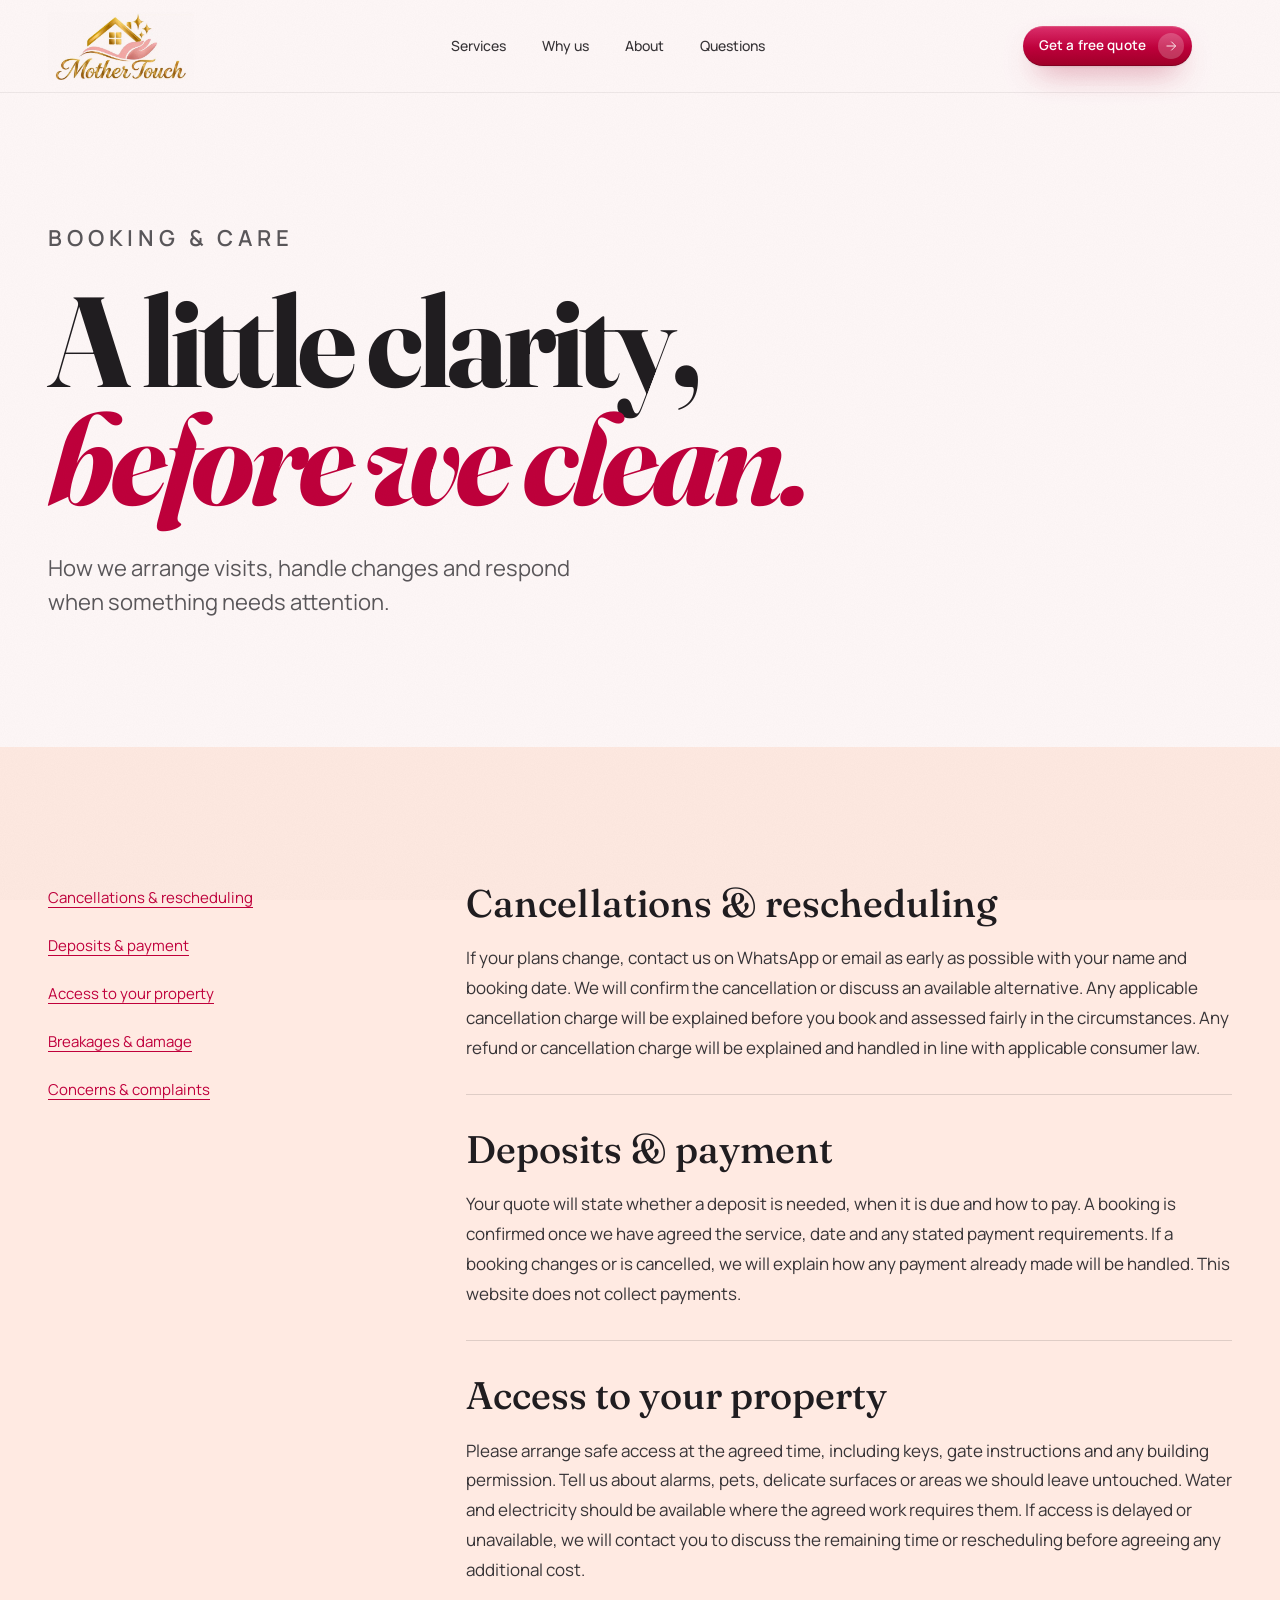
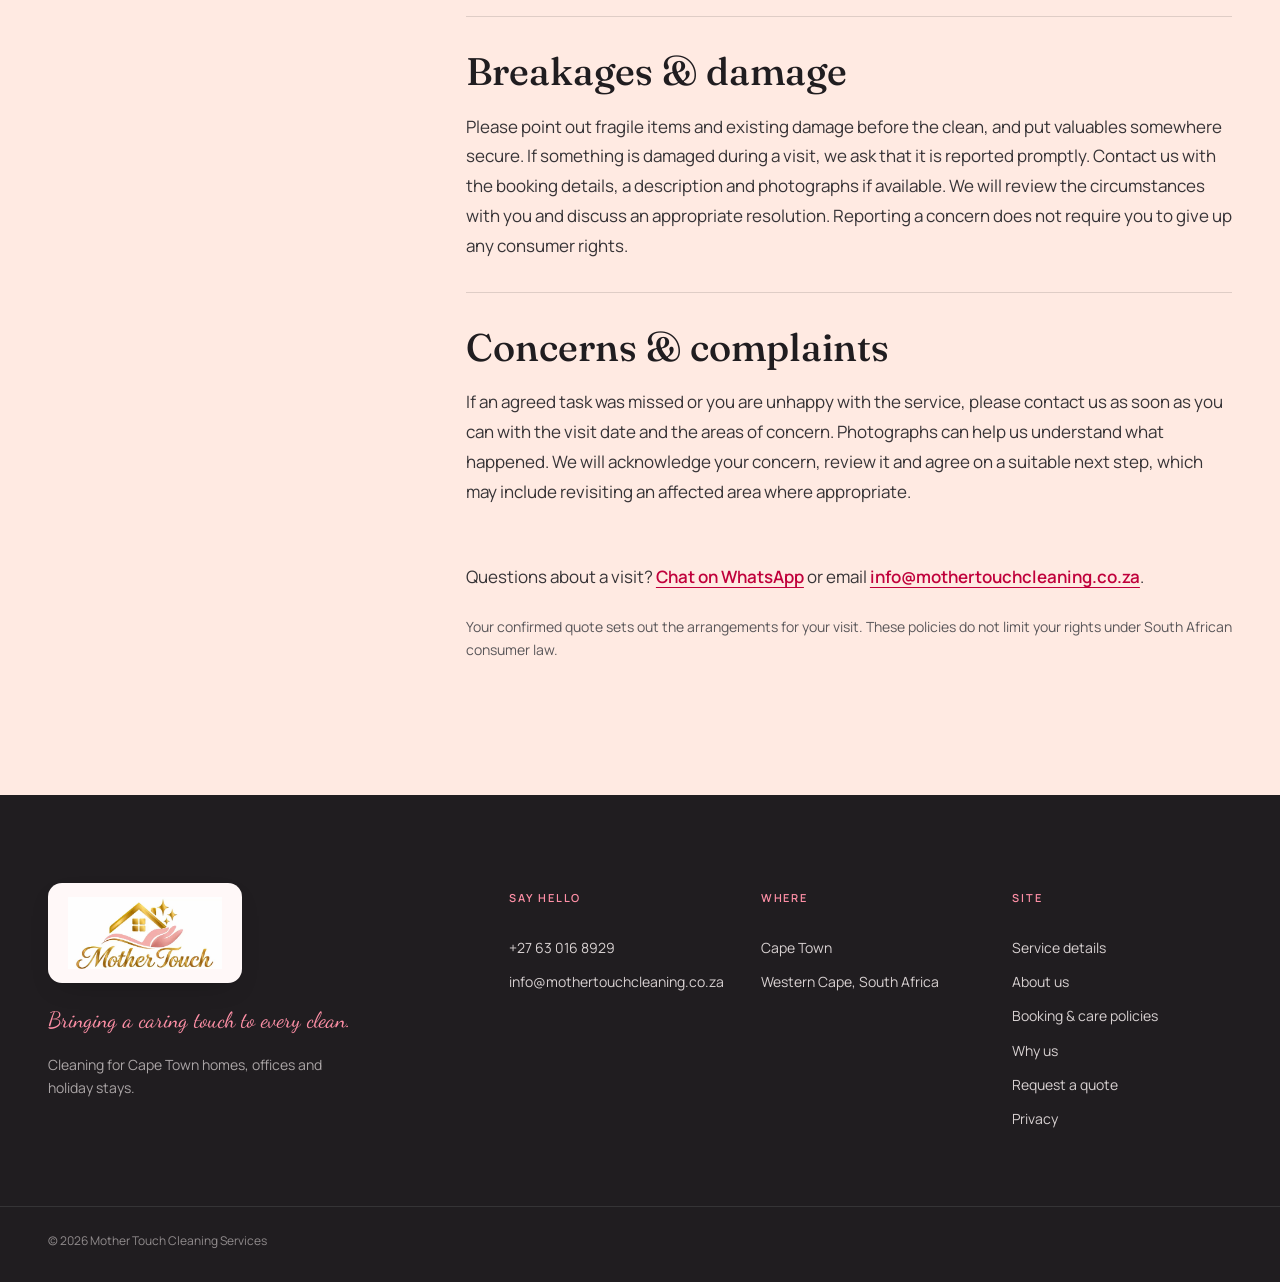
<file: policies.html>
<!doctype html>
<html lang="en-ZA">
<head>
<meta charset="utf-8">
<meta name="viewport" content="width=device-width, initial-scale=1, viewport-fit=cover">
<title>Booking &amp; Care Policies | Mother Touch</title>
<meta name="description" content="Booking changes, deposits, property access, breakages and complaints for Mother Touch cleaning visits.">
<meta name="theme-color" content="#FBF4EC">
<link rel="icon" href="assets/img/favicon.svg" type="image/svg+xml">
<link rel="apple-touch-icon" href="assets/img/favicon.svg">
<meta property="og:title" content="Booking &amp; Care Policies | Mother Touch">
<meta property="og:description" content="Booking changes, deposits, property access, breakages and complaints for Mother Touch cleaning visits.">
<meta property="og:type" content="website">
<meta property="og:url" content="https://mothertouchcleaningservices.co.za/policies.html">
<link rel="canonical" href="https://mothertouchcleaningservices.co.za/policies.html">
<meta property="og:image" content="https://mothertouchcleaningservices.co.za/og-image.png">
<meta property="og:image:width" content="1200">
<meta property="og:image:height" content="630">
<meta name="twitter:card" content="summary_large_image">
<meta name="twitter:image" content="https://mothertouchcleaningservices.co.za/og-image.png">
<link rel="preconnect" href="https://fonts.googleapis.com">
<link rel="preconnect" href="https://fonts.gstatic.com" crossorigin>
<link rel="stylesheet" href="https://fonts.googleapis.com/css2?family=Fraunces:ital,opsz,wght@0,9..144,400..700;1,9..144,400..600&family=Manrope:wght@400..700&family=Dancing+Script:wght@500..700&display=swap">

<script src="app.js" defer></script>
<style>
  .page-hero {
    padding-top: clamp(72px, 10vw, 140px);
    padding-bottom: clamp(72px, 10vw, 140px);
    background: var(--paper);
    position: relative;
    overflow: hidden;
  }
  .page-hero::before {
    content: "";
    position: absolute;
    top: -200px;
    right: -200px;
    width: 700px;
    height: 700px;
    background: radial-gradient(circle at 40% 40%, var(--butter) 0%, var(--linen) 40%, transparent 70%);
    filter: blur(70px);
    opacity: 0.55;
    pointer-events: none;
  }
  .page-hero .rail { position: relative; z-index: 1; }
  .page-hero .eyebrow { margin-bottom: 28px; }
  .page-hero h1 {
    font-family: var(--display);
    font-size: clamp(60px, 10vw, 160px);
    letter-spacing: -0.04em;
    line-height: 0.92;
    color: var(--ink);
    max-width: 14ch;
    margin-bottom: 32px;
  }
  .page-hero h1 em { font-style: italic; color: var(--terracotta); }
  .page-hero p { font-size: clamp(18px, 2vw, 22px); color: var(--ink-60); max-width: 580px; line-height: 1.55; }

  .story {
    padding-top: var(--section-y);
    padding-bottom: var(--section-y);
    background: var(--linen);
  }
  .story-grid {
    display: grid;
    grid-template-columns: 1fr 1.3fr;
    gap: clamp(32px, 6vw, 100px);
    align-items: start;
  }
  .story-aside {
    position: sticky;
    top: calc(var(--header-h) + 32px);
    display: flex;
    flex-direction: column;
    gap: 24px;
  }
  .story-aside figure { margin: 0; border-radius: 20px; overflow: hidden; aspect-ratio: 4 / 5; }
  .story-aside figure img { width: 100%; height: 100%; object-fit: cover; }
  .story-aside .big-quote {
    font-family: var(--display);
    font-style: italic;
    font-size: clamp(26px, 3vw, 36px);
    line-height: 1.15;
    letter-spacing: -0.02em;
    color: var(--terracotta);
  }
  .story-body h2 {
    font-family: var(--display);
    font-size: clamp(40px, 5vw, 64px);
    letter-spacing: -0.03em;
    line-height: 1.02;
    color: var(--ink);
    margin: 48px 0 24px;
  }
  .story-body h2:first-child { margin-top: 0; }
  .story-body p {
    font-size: 18px;
    color: var(--ink-80);
    line-height: 1.65;
    margin-bottom: 20px;
    max-width: 620px;
  }
  .story-body .lead {
    font-family: var(--display);
    font-size: 26px;
    line-height: 1.35;
    color: var(--ink);
    letter-spacing: -0.015em;
    margin-bottom: 32px;
  }

  .values {
    background: var(--terracotta);
    color: var(--paper);
    padding-top: var(--section-y);
    padding-bottom: var(--section-y);
    position: relative;
    overflow: hidden;
  }
  .values::before {
    content: "";
    position: absolute;
    bottom: -200px;
    right: -200px;
    width: 600px;
    height: 600px;
    background: radial-gradient(circle at center, rgba(245, 207, 132, 0.2) 0%, transparent 60%);
    filter: blur(40px);
    pointer-events: none;
  }
  .values .eyebrow { color: var(--butter); }
  .values .eyebrow::before { background: var(--butter); }
  .values h2 {
    font-family: var(--display);
    font-size: clamp(48px, 7vw, 100px);
    color: var(--paper);
    letter-spacing: -0.04em;
    line-height: 1;
    margin: 24px 0 72px;
  }
  .values h2 em { font-style: italic; color: var(--butter); }
  .values-list {
    display: grid;
    grid-template-columns: repeat(3, 1fr);
    gap: 32px;
    position: relative;
    z-index: 1;
  }
  .value {
    border-top: 1px solid rgba(251, 244, 236, 0.3);
    padding-top: 28px;
  }
  .value-num {
    font-family: var(--display);
    font-style: italic;
    font-size: 48px;
    color: var(--butter);
    line-height: 1;
    margin-bottom: 20px;
    display: block;
  }
  .value h3 { color: var(--paper); font-size: 22px; margin-bottom: 10px; font-family: var(--display); }
  .value p { color: rgba(251, 244, 236, 0.84); font-size: 15px; line-height: 1.6; }

  @media (max-width: 820px) {
    .story-grid { grid-template-columns: 1fr; }
    .story-aside { position: static; }
    .values-list { grid-template-columns: 1fr; }
  }
</style>
<link rel="stylesheet" href="styles.css">
</head>
<body>

<a class="skip" href="#main">Skip to content</a>

<header class="site-header" role="banner">
  <div class="rail header-grid">
    <a href="index.html#top" class="wordmark" aria-label="Mother Touch Cleaning Services, home">
      <img decoding="async" src="assets/img/optimized/logo-nav-512.webp" srcset="assets/img/optimized/logo-nav-256.webp 256w, assets/img/optimized/logo-nav-512.webp 512w" sizes="(max-width: 920px) 128px, 180px" alt="Mother Touch Cleaning Services" class="wordmark-img" width="1280" height="597">
    </a>
    <nav class="nav" id="nav" aria-label="Main navigation">
      <a href="services.html">Services</a>
      <a href="index.html#why">Why us</a>
      <a href="about.html">About</a>
      <a href="index.html#faq">Questions</a>
    </nav>
    <a class="pill-cta pill-cta-header" href="index.html#contact">
      <span>Get a free quote</span>
      <span class="pill-arrow" aria-hidden="true">
        <svg viewBox="0 0 24 24" width="14" height="14" fill="none" stroke="currentColor" stroke-width="1.6" stroke-linecap="round" stroke-linejoin="round"><path d="M5 12h14M13 5l7 7-7 7"/></svg>
      </span>
    </a>
    <button class="menu-toggle" aria-expanded="false" aria-controls="nav" aria-label="Open menu">
      <span class="menu-dash"></span><span class="menu-dash"></span>
    </button>
  </div>
</header>

<main id="main">
<section class="page-hero"><div class="rail"><p class="eyebrow">Booking &amp; care</p><h1>A little clarity,<br><em>before we clean.</em></h1><p>How we arrange visits, handle changes and respond when something needs attention.</p></div></section>
<section class="booking-policies"><div class="rail policy-layout">
<nav class="policy-nav" aria-label="Policy topics"><a href="#cancellations">Cancellations &amp; rescheduling</a><a href="#deposits">Deposits &amp; payment</a><a href="#access">Access to your property</a><a href="#breakages">Breakages &amp; damage</a><a href="#complaints">Concerns &amp; complaints</a></nav>
<div class="policy-copy">
<!-- Proposed operational policy for owner approval before publication. No deposit amounts or cancellation deadlines have been confirmed. -->
<section id="cancellations" class="policy-section"><h2>Cancellations &amp; rescheduling</h2><p>If your plans change, contact us on WhatsApp or email as early as possible with your name and booking date. We will confirm the cancellation or discuss an available alternative. Any applicable cancellation charge will be explained before you book and assessed fairly in the circumstances. Any refund or cancellation charge will be explained and handled in line with applicable consumer law.</p></section><section id="deposits" class="policy-section"><h2>Deposits &amp; payment</h2><p>Your quote will state whether a deposit is needed, when it is due and how to pay. A booking is confirmed once we have agreed the service, date and any stated payment requirements. If a booking changes or is cancelled, we will explain how any payment already made will be handled. This website does not collect payments.</p></section><section id="access" class="policy-section"><h2>Access to your property</h2><p>Please arrange safe access at the agreed time, including keys, gate instructions and any building permission. Tell us about alarms, pets, delicate surfaces or areas we should leave untouched. Water and electricity should be available where the agreed work requires them. If access is delayed or unavailable, we will contact you to discuss the remaining time or rescheduling before agreeing any additional cost.</p></section><section id="breakages" class="policy-section"><h2>Breakages &amp; damage</h2><p>Please point out fragile items and existing damage before the clean, and put valuables somewhere secure. If something is damaged during a visit, we ask that it is reported promptly. Contact us with the booking details, a description and photographs if available. We will review the circumstances with you and discuss an appropriate resolution. Reporting a concern does not require you to give up any consumer rights.</p></section><section id="complaints" class="policy-section"><h2>Concerns &amp; complaints</h2><p>If an agreed task was missed or you are unhappy with the service, please contact us as soon as you can with the visit date and the areas of concern. Photographs can help us understand what happened. We will acknowledge your concern, review it and agree on a suitable next step, which may include revisiting an affected area where appropriate.</p></section>
<p class="policy-contact">Questions about a visit? <a class="text-link" href="https://wa.me/27630168929">Chat on WhatsApp</a> or email <a class="text-link" href="mailto:info@mothertouchcleaning.co.za">info@mothertouchcleaning.co.za</a>.</p>
<p class="policy-rights">Your confirmed quote sets out the arrangements for your visit. These policies do not limit your rights under South African consumer law.</p>
</div></div></section>
</main>

<footer class="site-footer">
  <div class="rail footer-grid">
    <div class="footer-brand">
      <a href="index.html#top" class="wordmark wordmark-footer" aria-label="Mother Touch Cleaning Services, home">
        <img decoding="async" src="assets/img/optimized/logo-nav-512.webp" srcset="assets/img/optimized/logo-nav-256.webp 256w, assets/img/optimized/logo-nav-512.webp 512w" sizes="260px" alt="Mother Touch Cleaning Services" class="wordmark-img wordmark-img-footer" width="1280" height="597">
      </a>
      <p class="footer-tag"><em>Bringing a caring touch to every clean.</em></p>
      <p class="footer-sub">Cleaning for Cape Town homes, offices and holiday stays.</p>
    </div>
    <div class="footer-cols">
      <div>
        <p class="label">Say hello</p>
        <a href="https://wa.me/27630168929">+27&nbsp;63&nbsp;016&nbsp;8929</a>
        <a href="mailto:info@mothertouchcleaning.co.za">info@mothertouchcleaning.co.za</a>
      </div>
      <div>
        <p class="label">Where</p>
        <p>Cape Town</p>
        <p>Western Cape, South Africa</p>
      </div>
      <div>
        <p class="label">Site</p>
        <a href="services.html">Service details</a>
        <a href="about.html">About us</a>
        <a href="policies.html">Booking &amp; care policies</a>
        <a href="index.html#why">Why us</a>
        <a href="index.html#contact">Request a quote</a>
        <button class="link-btn" id="privacy-open">Privacy</button>
      </div>
    </div>
  </div>
  <div class="rail footer-base">
    <span>&copy; <span id="year">2026</span> Mother Touch Cleaning Services</span>
    <!-- Designed by YellowCC mark temporarily hidden; restore when ready.
    <a class="ycc-mark" href="https://yellowcc.co.za" rel="noopener" aria-label="Designed by YellowCC">
      <span class="ycc-label">Designed by</span>
      <span class="ycc-lockup">
        <span class="ycc-badge" aria-hidden="true">
          <svg viewBox="0 0 200 200" width="24" height="24">
            <rect width="200" height="200" rx="28" fill="#0a0a0a"/>
            <rect x="15" y="31.35" width="170" height="102.42" fill="#ffe500" transform="rotate(-3.2 100 100)"/>
            <g transform="translate(55.68 125.52)">
              <path d="M22.59 30.48Q17.02 30.48 12.84 29.62Q8.66 28.77 6.96 28.15L6.96 12.07L17.64 12.07Q21.97 12.07 25.06 10.13Q28.15 8.20 29.93 5.49Q31.71 2.78 32.49 0L0.31-81.52L27.38-81.52L39.45-45.79Q40.38-43.31 41.54-39.37Q42.70-35.43 43.86-31.33Q45.02-27.23 45.79-23.98L46.72-23.98Q47.34-26.14 48.11-29.01Q48.88-31.87 49.66-34.88Q50.43-37.90 51.28-40.69Q52.13-43.47 52.75-45.64L63.12-81.52L88.33-81.52L60.18-3.25Q57.55 3.87 54.38 10.06Q51.20 16.24 46.87 20.81Q42.54 25.37 36.59 27.92Q30.63 30.48 22.59 30.48" fill="#ffffff"/>
            </g>
          </svg>
        </span>
        <span class="ycc-wordmark">yellow<span class="ycc-cc">cc</span></span>
      </span>
    </a>
    -->
    <span></span>
  </div>
</footer>

<dialog id="privacy">
  <button id="privacy-close" aria-label="Close privacy notice" class="dialog-close">&times;</button>
  <h2>Your enquiry details</h2>
  <p>This enquiry form prepares a WhatsApp message on your device. Nothing is submitted, stored or emailed by this website.</p>
  <p>If you choose to send the message, your details are shared with Mother Touch through WhatsApp, and used to respond to your enquiry.</p>
  <p>For questions, contact <a href="mailto:info@mothertouchcleaning.co.za">info@mothertouchcleaning.co.za</a>.</p>
</dialog>

</body>
</html>
</file>
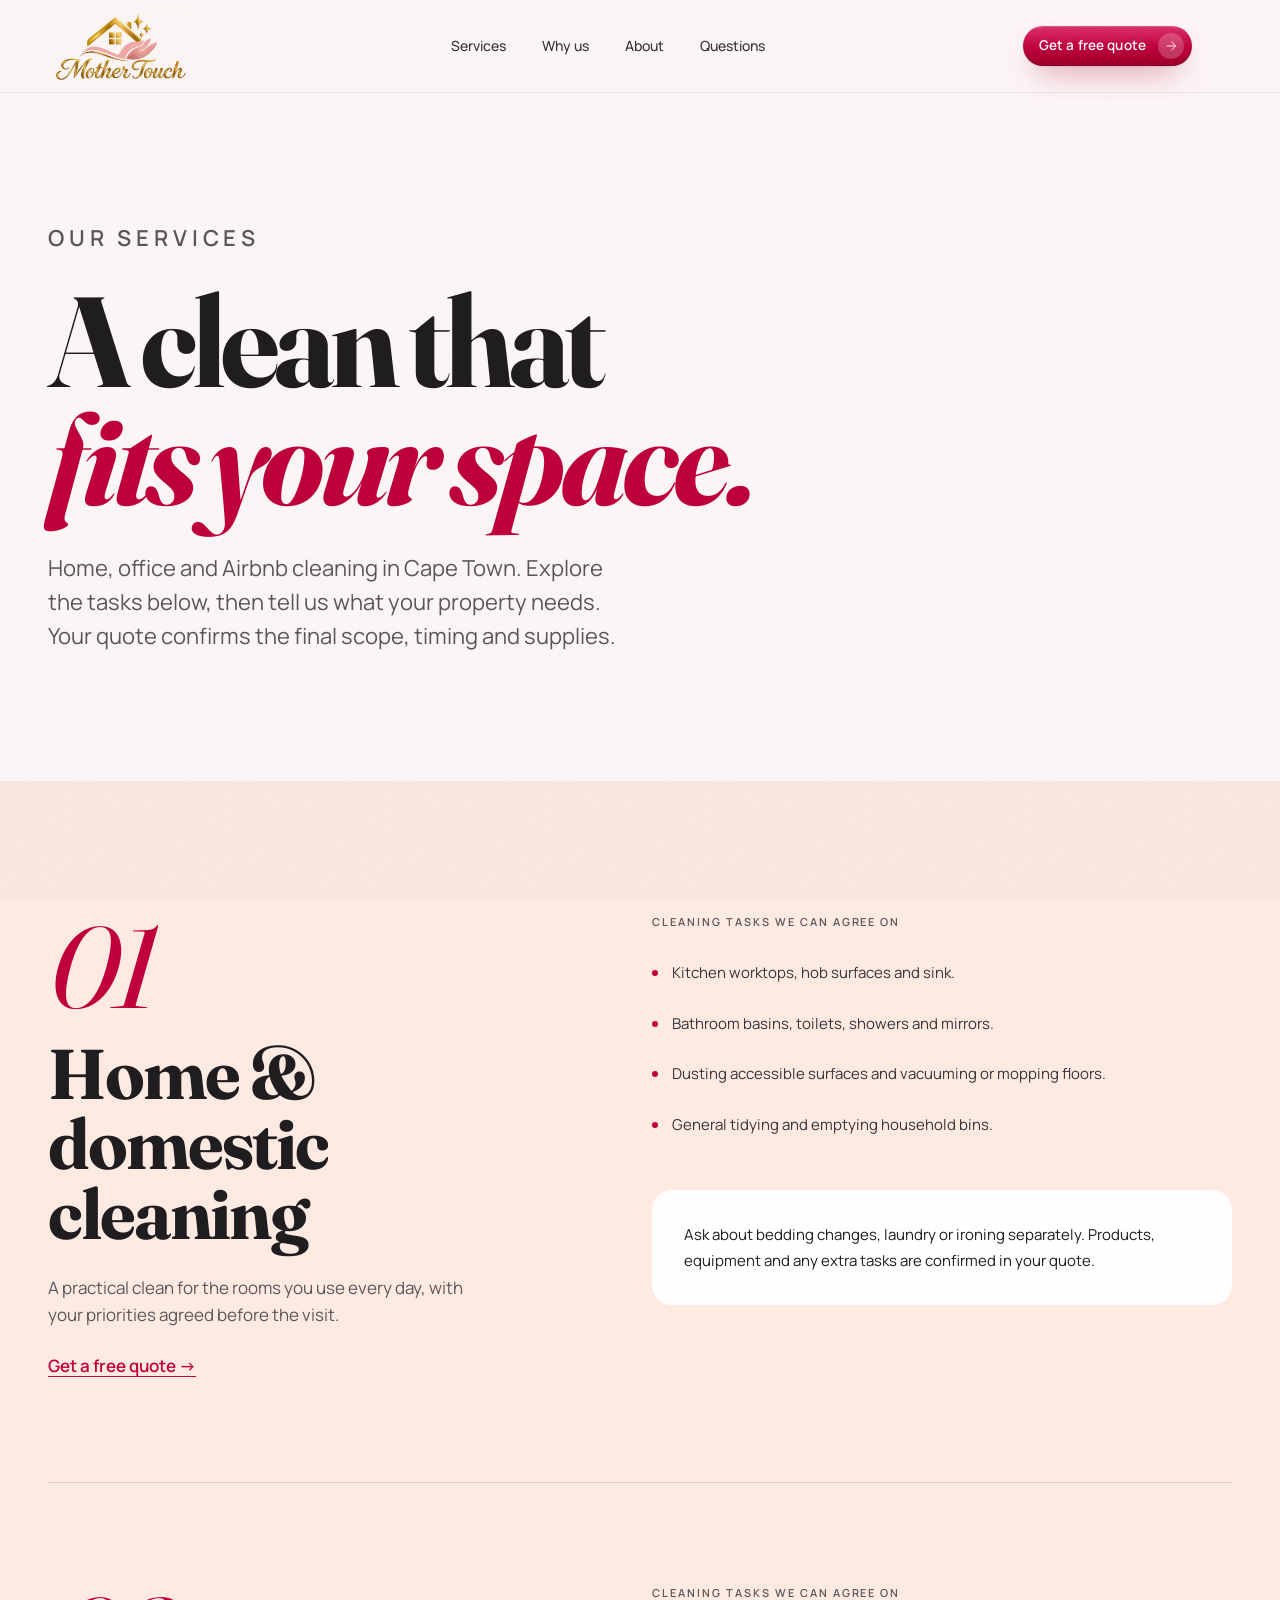
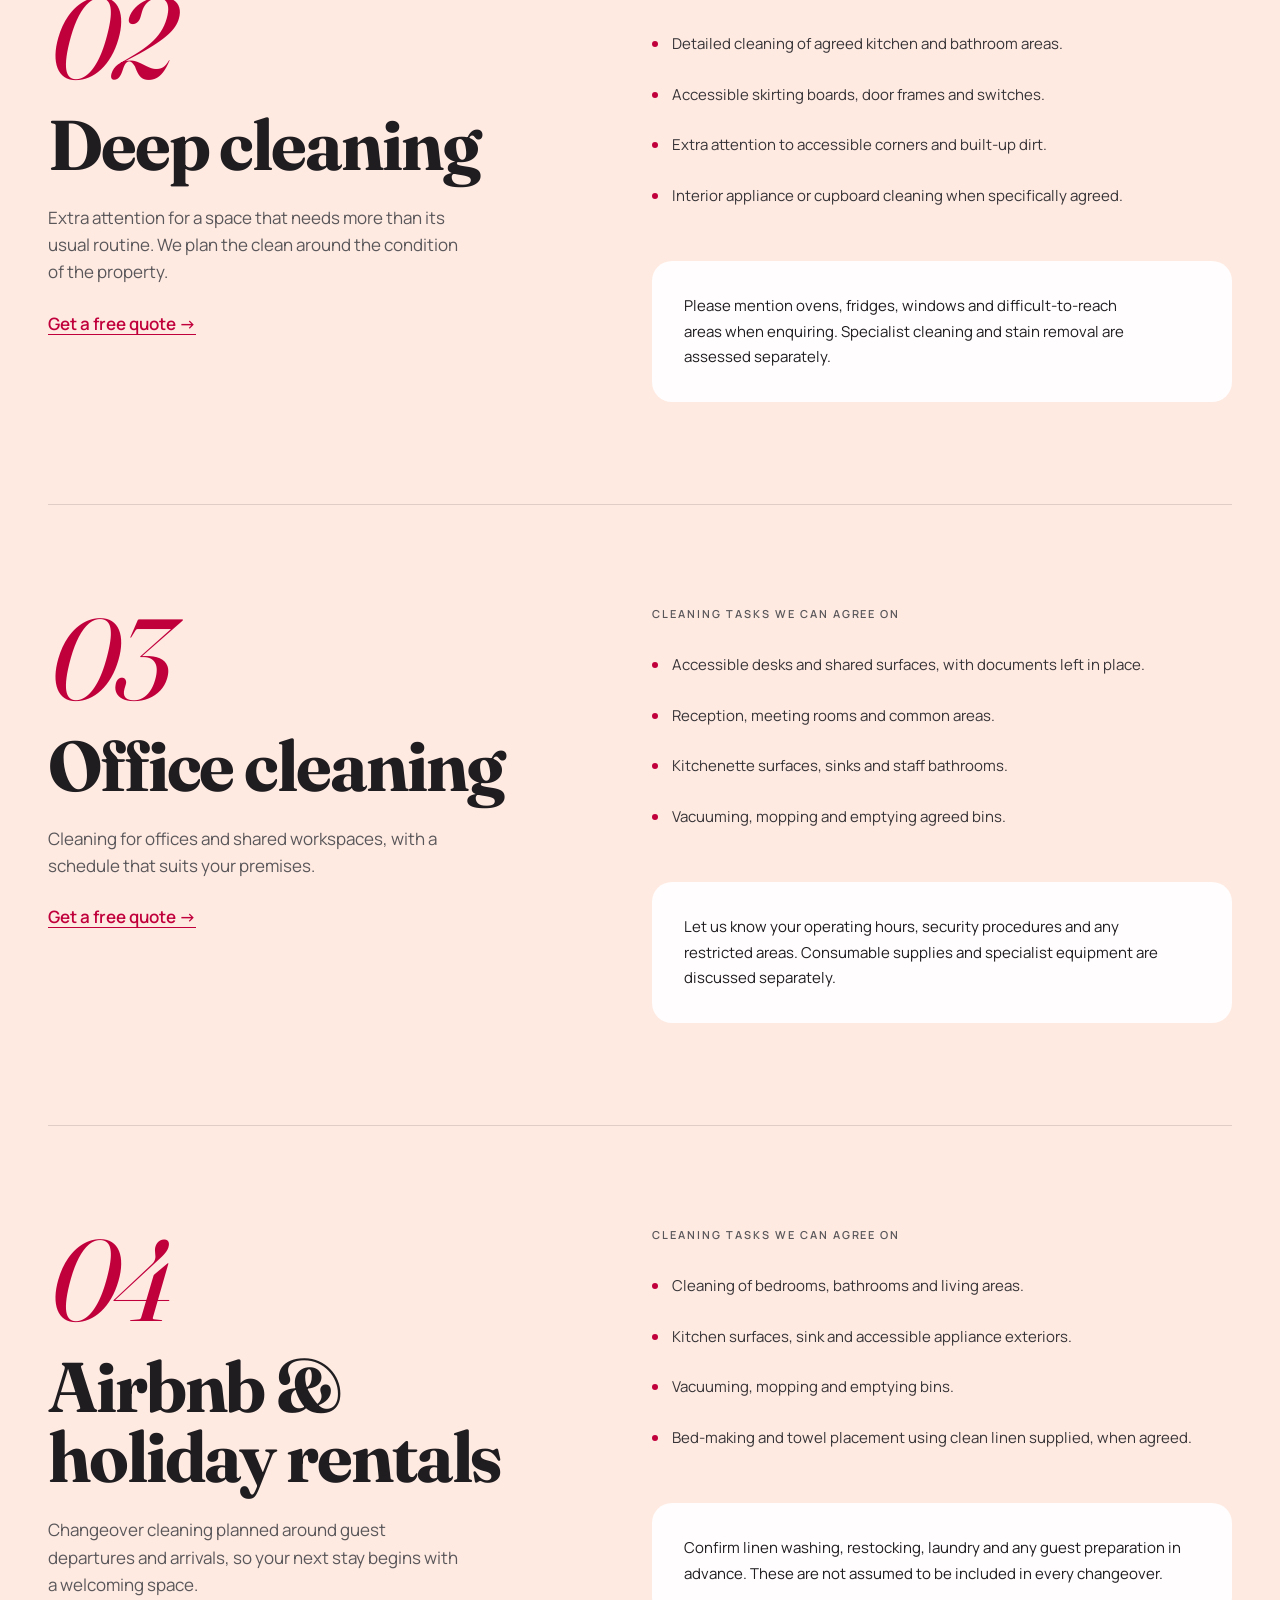
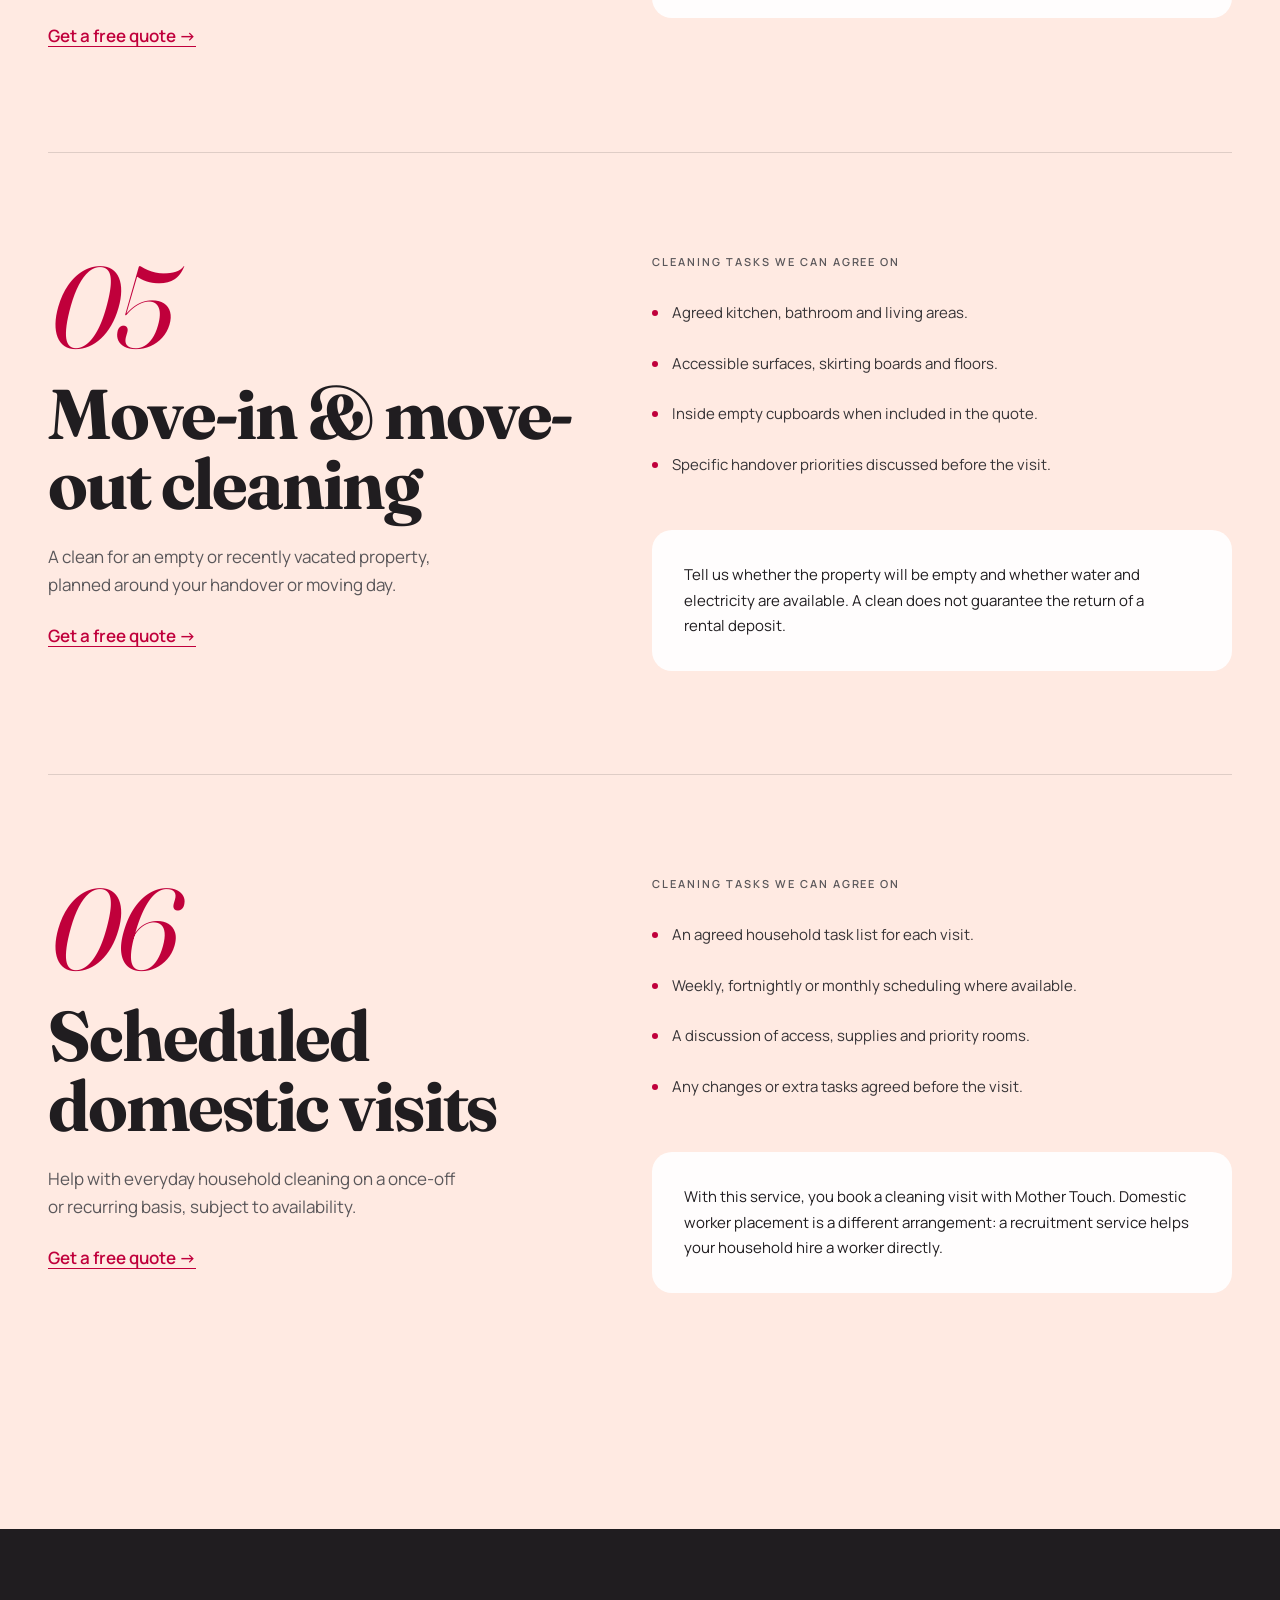
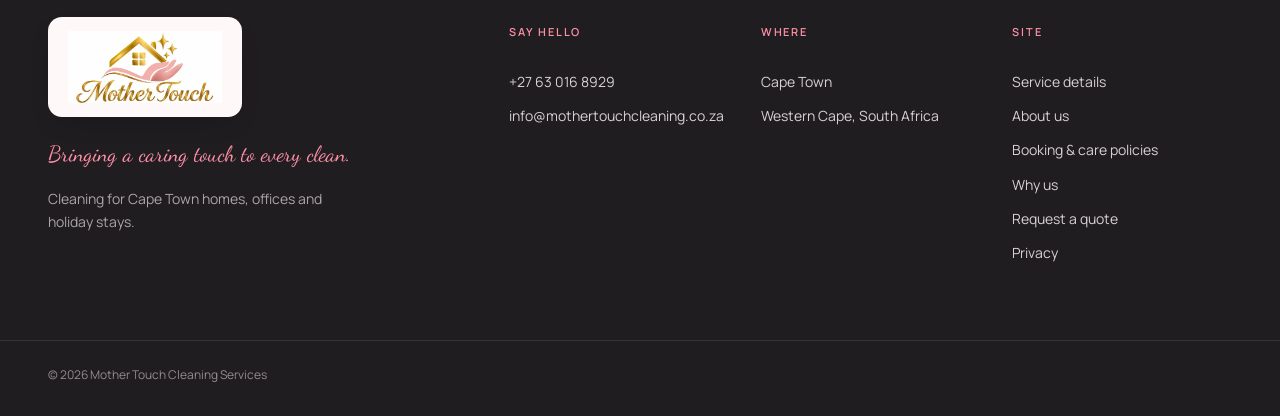
<file: services.html>
<!doctype html>
<html lang="en-ZA">
<head>
<meta charset="utf-8">
<meta name="viewport" content="width=device-width, initial-scale=1, viewport-fit=cover">
<title>Our cleaning services | Mother Touch Cape Town</title>
<meta name="description" content="Every cleaning service we offer in Cape Town. Residential, office, Airbnb, deep cleaning and regular visits. What's included and what to expect.">
<meta name="theme-color" content="#FBF4EC">
<link rel="icon" href="assets/img/favicon.svg" type="image/svg+xml">
<link rel="apple-touch-icon" href="assets/img/favicon.svg">
<meta property="og:title" content="Our cleaning services | Mother Touch">
<meta property="og:description" content="Every cleaning service we offer in Cape Town, with what's included.">
<meta property="og:type" content="website">
<meta property="og:url" content="https://mothertouchcleaningservices.co.za/services.html">
<link rel="canonical" href="https://mothertouchcleaningservices.co.za/services.html">
<meta property="og:image" content="https://mothertouchcleaningservices.co.za/og-image.png">
<meta property="og:image:width" content="1200">
<meta property="og:image:height" content="630">
<meta name="twitter:card" content="summary_large_image">
<meta name="twitter:image" content="https://mothertouchcleaningservices.co.za/og-image.png">
<link rel="preconnect" href="https://fonts.googleapis.com">
<link rel="preconnect" href="https://fonts.gstatic.com" crossorigin>
<link rel="stylesheet" href="https://fonts.googleapis.com/css2?family=Fraunces:ital,opsz,wght@0,9..144,400..700;1,9..144,400..600&family=Manrope:wght@400..700&family=Dancing+Script:wght@500..700&display=swap">

<script src="app.js" defer></script>
<style>
  .page-hero {
    padding-top: clamp(72px, 10vw, 140px);
    padding-bottom: clamp(72px, 10vw, 140px);
    background: var(--paper);
    position: relative;
    overflow: hidden;
  }
  .page-hero::before {
    content: "";
    position: absolute;
    top: -200px;
    right: -200px;
    width: 700px;
    height: 700px;
    background: radial-gradient(circle at 40% 40%, var(--peach) 0%, var(--blush) 40%, transparent 70%);
    filter: blur(70px);
    opacity: 0.5;
    pointer-events: none;
  }
  .page-hero .rail { position: relative; z-index: 1; }
  .page-hero .eyebrow { margin-bottom: 28px; }
  .page-hero h1 {
    font-family: var(--display);
    font-size: clamp(60px, 10vw, 160px);
    letter-spacing: -0.04em;
    line-height: 0.92;
    color: var(--ink);
    max-width: 14ch;
    margin-bottom: 32px;
  }
  .page-hero h1 em { font-style: italic; color: var(--terracotta); }
  .page-hero p { font-size: clamp(18px, 2vw, 22px); color: var(--ink-60); max-width: 580px; line-height: 1.55; }

  .svc-detail-list {
    padding-top: var(--section-y);
    padding-bottom: var(--section-y);
    background: var(--linen);
  }
  .svc-detail {
    display: grid;
    grid-template-columns: 1fr 1.1fr;
    gap: clamp(32px, 6vw, 80px);
    padding: clamp(56px, 8vw, 120px) 0;
    border-top: 1px solid var(--ink);
    align-items: start;
  }
  .svc-detail:first-of-type { border-top: 0; padding-top: 0; }
  .svc-detail-head { position: sticky; top: calc(var(--header-h) + 32px); }
  .svc-detail-head .big-num {
    font-family: var(--display);
    font-style: italic;
    font-size: clamp(72px, 9vw, 128px);
    color: var(--terracotta);
    line-height: 0.9;
    letter-spacing: -0.04em;
    margin-bottom: 20px;
    display: block;
  }
  .svc-detail-head h2 {
    font-family: var(--display);
    font-size: clamp(44px, 5.5vw, 72px);
    letter-spacing: -0.03em;
    line-height: 1;
    color: var(--ink);
    margin-bottom: 24px;
  }
  .svc-detail-head p { font-size: 17px; color: var(--ink-60); line-height: 1.6; margin-bottom: 24px; max-width: 420px; }
  .svc-detail-body h3 {
    font-family: var(--ui);
    font-size: 11px;
    font-weight: 600;
    letter-spacing: 0.18em;
    text-transform: uppercase;
    color: var(--ink-60);
    margin-bottom: 20px;
  }
  .svc-detail-body ul { list-style: none; padding: 0; margin: 0 0 40px; }
  .svc-detail-body li {
    display: flex;
    gap: 14px;
    padding: 14px 0;
    border-bottom: 1px solid var(--rule-ink);
    font-size: 15px;
    color: var(--ink-80);
    line-height: 1.5;
  }
  .svc-detail-body li::before {
    content: "";
    display: inline-block;
    width: 6px;
    height: 6px;
    border-radius: 50%;
    background: var(--terracotta);
    flex-shrink: 0;
    margin-top: 8px;
  }
  .svc-detail-card {
    background: var(--paper);
    border-radius: 20px;
    padding: 32px;
    border: 1px solid var(--rule-ink-soft);
  }
  .svc-detail-card .meta-row {
    display: flex;
    justify-content: space-between;
    align-items: center;
    padding: 14px 0;
    border-bottom: 1px solid var(--rule-ink);
    font-size: 14px;
  }
  .svc-detail-card .meta-row:last-child { border-bottom: 0; }
  .svc-detail-card .meta-label {
    font-family: var(--ui);
    font-size: 11px;
    font-weight: 600;
    letter-spacing: 0.14em;
    text-transform: uppercase;
    color: var(--ink-60);
  }
  .svc-detail-card .meta-value { color: var(--ink); font-weight: 500; }

  @media (max-width: 900px) {
    .svc-detail { grid-template-columns: 1fr; }
    .svc-detail-head { position: static; }
  }
</style>
<link rel="stylesheet" href="styles.css">
</head>
<body>

<a class="skip" href="#main">Skip to content</a>

<header class="site-header" role="banner">
  <div class="rail header-grid">
    <a href="index.html#top" class="wordmark" aria-label="Mother Touch Cleaning Services, home">
      <img decoding="async" src="assets/img/optimized/logo-nav-512.webp" srcset="assets/img/optimized/logo-nav-256.webp 256w, assets/img/optimized/logo-nav-512.webp 512w" sizes="(max-width: 920px) 128px, 180px" alt="Mother Touch Cleaning Services" class="wordmark-img" width="1280" height="597">
    </a>
    <nav class="nav" id="nav" aria-label="Main navigation">
      <a href="services.html">Services</a>
      <a href="index.html#why">Why us</a>
      <a href="about.html">About</a>
      <a href="index.html#faq">Questions</a>
    </nav>
    <a class="pill-cta pill-cta-header" href="index.html#contact">
      <span>Get a free quote</span>
      <span class="pill-arrow" aria-hidden="true">
        <svg viewBox="0 0 24 24" width="14" height="14" fill="none" stroke="currentColor" stroke-width="1.6" stroke-linecap="round" stroke-linejoin="round"><path d="M5 12h14M13 5l7 7-7 7"/></svg>
      </span>
    </a>
    <button class="menu-toggle" aria-expanded="false" aria-controls="nav" aria-label="Open menu">
      <span class="menu-dash"></span><span class="menu-dash"></span>
    </button>
  </div>
</header>

<main id="main">
<section class="page-hero"><div class="rail"><p class="eyebrow">Our services</p><h1>A clean that<br><em>fits your space.</em></h1><p>Home, office and Airbnb cleaning in Cape Town. Explore the tasks below, then tell us what your property needs. Your quote confirms the final scope, timing and supplies.</p></div></section>
<section class="svc-detail-list"><div class="rail">    <article class="svc-detail" id="home">
      <div class="svc-detail-head"><span class="big-num">01</span><h2>Home &amp; domestic cleaning</h2><p>A practical clean for the rooms you use every day, with your priorities agreed before the visit.</p><a class="text-link" href="index.html#contact">Get a free quote &rarr;</a></div>
      <div class="svc-detail-body"><h3>Cleaning tasks we can agree on</h3><ul><li>Kitchen worktops, hob surfaces and sink.</li><li>Bathroom basins, toilets, showers and mirrors.</li><li>Dusting accessible surfaces and vacuuming or mopping floors.</li><li>General tidying and emptying household bins.</li></ul><div class="svc-detail-card"><p>Ask about bedding changes, laundry or ironing separately. Products, equipment and any extra tasks are confirmed in your quote.</p></div></div>
    </article>
    <article class="svc-detail" id="deep">
      <div class="svc-detail-head"><span class="big-num">02</span><h2>Deep cleaning</h2><p>Extra attention for a space that needs more than its usual routine. We plan the clean around the condition of the property.</p><a class="text-link" href="index.html#contact">Get a free quote &rarr;</a></div>
      <div class="svc-detail-body"><h3>Cleaning tasks we can agree on</h3><ul><li>Detailed cleaning of agreed kitchen and bathroom areas.</li><li>Accessible skirting boards, door frames and switches.</li><li>Extra attention to accessible corners and built-up dirt.</li><li>Interior appliance or cupboard cleaning when specifically agreed.</li></ul><div class="svc-detail-card"><p>Please mention ovens, fridges, windows and difficult-to-reach areas when enquiring. Specialist cleaning and stain removal are assessed separately.</p></div></div>
    </article>
    <article class="svc-detail" id="office">
      <div class="svc-detail-head"><span class="big-num">03</span><h2>Office cleaning</h2><p>Cleaning for offices and shared workspaces, with a schedule that suits your premises.</p><a class="text-link" href="index.html#contact">Get a free quote &rarr;</a></div>
      <div class="svc-detail-body"><h3>Cleaning tasks we can agree on</h3><ul><li>Accessible desks and shared surfaces, with documents left in place.</li><li>Reception, meeting rooms and common areas.</li><li>Kitchenette surfaces, sinks and staff bathrooms.</li><li>Vacuuming, mopping and emptying agreed bins.</li></ul><div class="svc-detail-card"><p>Let us know your operating hours, security procedures and any restricted areas. Consumable supplies and specialist equipment are discussed separately.</p></div></div>
    </article>
    <article class="svc-detail" id="airbnb">
      <div class="svc-detail-head"><span class="big-num">04</span><h2>Airbnb &amp; holiday rentals</h2><p>Changeover cleaning planned around guest departures and arrivals, so your next stay begins with a welcoming space.</p><a class="text-link" href="index.html#contact">Get a free quote &rarr;</a></div>
      <div class="svc-detail-body"><h3>Cleaning tasks we can agree on</h3><ul><li>Cleaning of bedrooms, bathrooms and living areas.</li><li>Kitchen surfaces, sink and accessible appliance exteriors.</li><li>Vacuuming, mopping and emptying bins.</li><li>Bed-making and towel placement using clean linen supplied, when agreed.</li></ul><div class="svc-detail-card"><p>Confirm linen washing, restocking, laundry and any guest preparation in advance. These are not assumed to be included in every changeover.</p></div></div>
    </article>
    <article class="svc-detail" id="moving">
      <div class="svc-detail-head"><span class="big-num">05</span><h2>Move-in &amp; move-out cleaning</h2><p>A clean for an empty or recently vacated property, planned around your handover or moving day.</p><a class="text-link" href="index.html#contact">Get a free quote &rarr;</a></div>
      <div class="svc-detail-body"><h3>Cleaning tasks we can agree on</h3><ul><li>Agreed kitchen, bathroom and living areas.</li><li>Accessible surfaces, skirting boards and floors.</li><li>Inside empty cupboards when included in the quote.</li><li>Specific handover priorities discussed before the visit.</li></ul><div class="svc-detail-card"><p>Tell us whether the property will be empty and whether water and electricity are available. A clean does not guarantee the return of a rental deposit.</p></div></div>
    </article>
    <article class="svc-detail" id="domestic">
      <div class="svc-detail-head"><span class="big-num">06</span><h2>Scheduled domestic visits</h2><p>Help with everyday household cleaning on a once-off or recurring basis, subject to availability.</p><a class="text-link" href="index.html#contact">Get a free quote &rarr;</a></div>
      <div class="svc-detail-body"><h3>Cleaning tasks we can agree on</h3><ul><li>An agreed household task list for each visit.</li><li>Weekly, fortnightly or monthly scheduling where available.</li><li>A discussion of access, supplies and priority rooms.</li><li>Any changes or extra tasks agreed before the visit.</li></ul><div class="svc-detail-card"><p>With this service, you book a cleaning visit with Mother Touch. Domestic worker placement is a different arrangement: a recruitment service helps your household hire a worker directly.</p></div></div>
    </article></div></section>
</main>

<footer class="site-footer">
  <div class="rail footer-grid">
    <div class="footer-brand">
      <a href="index.html#top" class="wordmark wordmark-footer" aria-label="Mother Touch Cleaning Services, home">
        <img decoding="async" src="assets/img/optimized/logo-nav-512.webp" srcset="assets/img/optimized/logo-nav-256.webp 256w, assets/img/optimized/logo-nav-512.webp 512w" sizes="260px" alt="Mother Touch Cleaning Services" class="wordmark-img wordmark-img-footer" width="1280" height="597">
      </a>
      <p class="footer-tag"><em>Bringing a caring touch to every clean.</em></p>
      <p class="footer-sub">Cleaning for Cape Town homes, offices and holiday stays.</p>
    </div>
    <div class="footer-cols">
      <div>
        <p class="label">Say hello</p>
        <a href="https://wa.me/27630168929">+27&nbsp;63&nbsp;016&nbsp;8929</a>
        <a href="mailto:info@mothertouchcleaning.co.za">info@mothertouchcleaning.co.za</a>
      </div>
      <div>
        <p class="label">Where</p>
        <p>Cape Town</p>
        <p>Western Cape, South Africa</p>
      </div>
      <div>
        <p class="label">Site</p>
        <a href="services.html">Service details</a>
        <a href="about.html">About us</a>
        <a href="policies.html">Booking &amp; care policies</a>
        <a href="index.html#why">Why us</a>
        <a href="index.html#contact">Request a quote</a>
        <button class="link-btn" id="privacy-open">Privacy</button>
      </div>
    </div>
  </div>
  <div class="rail footer-base">
    <span>&copy; <span id="year">2026</span> Mother Touch Cleaning Services</span>
    <!-- Designed by YellowCC mark temporarily hidden; restore when ready.
    <a class="ycc-mark" href="https://yellowcc.co.za" rel="noopener" aria-label="Designed by YellowCC">
      <span class="ycc-label">Designed by</span>
      <span class="ycc-lockup">
        <span class="ycc-badge" aria-hidden="true">
          <svg viewBox="0 0 200 200" width="24" height="24">
            <rect width="200" height="200" rx="28" fill="#0a0a0a"/>
            <rect x="15" y="31.35" width="170" height="102.42" fill="#ffe500" transform="rotate(-3.2 100 100)"/>
            <g transform="translate(55.68 125.52)">
              <path d="M22.59 30.48Q17.02 30.48 12.84 29.62Q8.66 28.77 6.96 28.15L6.96 12.07L17.64 12.07Q21.97 12.07 25.06 10.13Q28.15 8.20 29.93 5.49Q31.71 2.78 32.49 0L0.31-81.52L27.38-81.52L39.45-45.79Q40.38-43.31 41.54-39.37Q42.70-35.43 43.86-31.33Q45.02-27.23 45.79-23.98L46.72-23.98Q47.34-26.14 48.11-29.01Q48.88-31.87 49.66-34.88Q50.43-37.90 51.28-40.69Q52.13-43.47 52.75-45.64L63.12-81.52L88.33-81.52L60.18-3.25Q57.55 3.87 54.38 10.06Q51.20 16.24 46.87 20.81Q42.54 25.37 36.59 27.92Q30.63 30.48 22.59 30.48" fill="#ffffff"/>
            </g>
          </svg>
        </span>
        <span class="ycc-wordmark">yellow<span class="ycc-cc">cc</span></span>
      </span>
    </a>
    -->
    <span></span>
  </div>
</footer>

<dialog id="privacy">
  <button id="privacy-close" aria-label="Close privacy notice" class="dialog-close">&times;</button>
  <h2>Your enquiry details</h2>
  <p>This enquiry form prepares a WhatsApp message on your device. Nothing is submitted, stored or emailed by this website.</p>
  <p>If you choose to send the message, your details are shared with Mother Touch through WhatsApp, and used to respond to your enquiry.</p>
  <p>For questions, contact <a href="mailto:info@mothertouchcleaning.co.za">info@mothertouchcleaning.co.za</a>.</p>
</dialog>

</body>
</html>
</file>
<file: styles.css>
/* =====================================================================
   Mother Touch Cleaning Services — v2
   Warm, bright, trustworthy. Porcelain + pink + rose + gold.
   Fraunces (display) + Manrope (UI) + Dancing Script (one accent).
   ===================================================================== */

:root {
  --porcelain:  oklch(0.985 0.008 20);
  --paper:      oklch(0.998 0.004 20);
  --cream:      oklch(0.955 0.028 40);
  --blush:      oklch(0.905 0.070 10);
  --blush-deep: oklch(0.85  0.090 8);
  --pink:       oklch(0.76  0.165 10);

  --ink:        oklch(0.235 0.006 325);
  --ink-80:     oklch(0.33  0.007 325);
  --ink-60:     oklch(0.46  0.008 325);
  --ink-40:     oklch(0.62  0.004 325);
  --ink-20:     oklch(0.78  0.003 325);

  --rose:       oklch(0.50 0.22 14);
  --rose-deep:  oklch(0.42 0.21 14);
  --rose-soft:  oklch(0.78 0.14 8);
  --gold:       oklch(0.63 0.14 74);
  --gold-deep:  oklch(0.54 0.14 70);
  --gold-soft:  oklch(0.86 0.11 82);

  --rule:       oklch(0.235 0.006 325 / 0.14);
  --rule-soft:  oklch(0.235 0.006 325 / 0.07);

  --ease-out:   cubic-bezier(0.22, 1, 0.36, 1);
  --ease-std:   cubic-bezier(0.4, 0, 0.2, 1);

  --display: "Fraunces", Georgia, serif;
  --ui: "Manrope", ui-sans-serif, system-ui, -apple-system, Segoe UI, Roboto, sans-serif;
  --script: "Dancing Script", "Snell Roundhand", "Apple Chancery", cursive;

  --rail-pad: clamp(20px, 4.4vw, 48px);
  --section-y: clamp(80px, 10.5vw, 150px);
  --wrap-max: 1280px;
}

* { box-sizing: border-box; }

html {
  scroll-behavior: smooth;
  scroll-padding-top: 90px;
  -webkit-text-size-adjust: 100%;
  background: var(--porcelain);
  overflow-x: clip;
}

body {
  margin: 0;
  background: var(--porcelain);
  color: var(--ink);
  font-family: var(--ui);
  font-weight: 400;
  font-size: 17px;
  line-height: 1.6;
  -webkit-font-smoothing: antialiased;
  -moz-osx-font-smoothing: grayscale;
  text-rendering: optimizeLegibility;
  overflow-x: clip;
  overscroll-behavior-y: none;
}

body::before {
  content: "";
  position: fixed;
  inset: 0;
  pointer-events: none;
  z-index: 200;
  background-image: url("data:image/svg+xml;utf8,<svg xmlns='http://www.w3.org/2000/svg' width='160' height='160'><filter id='n'><feTurbulence type='fractalNoise' baseFrequency='0.9' numOctaves='2' stitchTiles='stitch'/><feColorMatrix values='0 0 0 0 0  0 0 0 0 0  0 0 0 0 0  0 0 0 0.5 0'/></filter><rect width='160' height='160' filter='url(%23n)'/></svg>");
  opacity: 0.045;
  mix-blend-mode: multiply;
}

h1, h2, h3, h4, h5, h6, p { margin: 0; }
h1, h2, h3, h4 { text-wrap: balance; }
p { text-wrap: pretty; }
img { display: block; max-width: 100%; height: auto; }

.display {
  font-family: var(--display);
  font-weight: 460;
  font-optical-sizing: auto;
  font-variation-settings: "SOFT" 60, "opsz" 144;
  letter-spacing: -0.025em;
  line-height: 1.02;
  color: var(--ink);
}
.display em {
  font-style: italic;
  font-weight: 440;
  color: var(--rose);
  font-variation-settings: "SOFT" 100, "opsz" 144;
}

.hero-h1 { font-size: clamp(44px, 6vw, 88px); letter-spacing: -0.032em; line-height: 0.98; }
.about-h2 { font-size: clamp(60px, 9vw, 118px); letter-spacing: -0.045em; }
.area-h2 { font-size: clamp(56px, 8vw, 108px); letter-spacing: -0.045em; line-height: 0.96; }
.contact-h2 { font-size: clamp(44px, 6.4vw, 90px); line-height: 0.98; }
.why-h2 { font-size: clamp(44px, 5.6vw, 78px); line-height: 1.02; }

h2.display:not(.hero-h1):not(.about-h2):not(.area-h2):not(.contact-h2):not(.why-h2) {
  font-size: clamp(40px, 5.6vw, 76px);
}

h3 {
  font-family: var(--display);
  font-weight: 500;
  font-size: 22px;
  letter-spacing: -0.015em;
  color: var(--ink);
  line-height: 1.2;
}

.eyebrow {
  font-family: var(--ui);
  font-size: 11px;
  font-weight: 600;
  letter-spacing: 0.22em;
  text-transform: uppercase;
  color: var(--gold-deep);
  display: inline-flex;
  align-items: center;
  gap: 10px;
}
.eyebrow-dot { display: inline-block; width: 6px; height: 6px; border-radius: 999px; background: var(--gold); }
.eyebrow-light { color: var(--rose-soft); }
.eyebrow-light .eyebrow-dot { background: var(--rose-soft); }

.lede, .section-lede { font-size: 19px; line-height: 1.55; color: var(--ink-60); max-width: 540px; }
.section-lede { max-width: 420px; font-size: 17px; }

a { color: inherit; text-decoration: none; transition: color 160ms var(--ease-std); }
a:hover { color: var(--rose); }

:focus-visible { outline: 2px solid var(--rose); outline-offset: 4px; border-radius: 3px; }

.rail { max-width: var(--wrap-max); margin: 0 auto; padding-left: var(--rail-pad); padding-right: var(--rail-pad); }

.skip {
  position: fixed; top: -100px; left: 16px;
  background: var(--ink); color: var(--porcelain);
  padding: 14px 18px; z-index: 300; font-size: 13px; border-radius: 6px;
}
.skip:focus { top: 16px; color: var(--porcelain); }

.hp { position: absolute; left: -9999px; opacity: 0; pointer-events: none; height: 0; }

/* Header */
.site-header {
  position: sticky; top: 0; z-index: 50;
  background: color-mix(in oklch, var(--porcelain) 90%, transparent);
  backdrop-filter: blur(14px) saturate(1.2);
  -webkit-backdrop-filter: blur(14px) saturate(1.2);
  border-bottom: 1px solid var(--rule-soft);
}
.header-grid { display: grid; grid-template-columns: auto 1fr auto auto; align-items: center; gap: 40px; min-height: 92px; }

.wordmark {
  display: inline-flex; align-items: center;
  text-decoration: none; color: inherit;
}
.wordmark-img {
  display: block;
  height: 68px;
  width: auto;
  max-width: 220px;
  object-fit: contain;
  transition: transform 300ms var(--ease-out), opacity 300ms var(--ease-std);
}
.wordmark:hover .wordmark-img { opacity: 0.88; transform: translateY(-1px); }
.site-header .wordmark-img { mix-blend-mode: multiply; }
@media (max-width: 600px) {
  .wordmark-img { height: 50px; max-width: 160px; }
  .header-grid { min-height: 72px; }
}

.nav {
  display: flex; gap: 36px; justify-content: center;
  font-size: 14px; font-weight: 500; color: var(--ink-80);
}
.nav a { position: relative; padding: 4px 0; }
.nav a::after {
  content: ""; position: absolute; left: 0; right: 0; bottom: -4px;
  height: 1px; background: var(--rose);
  transform: scaleX(0); transform-origin: left center;
  transition: transform 280ms var(--ease-out);
}
.nav a:hover::after { transform: scaleX(1); }

/* Pill CTA */
.pill-cta {
  display: inline-flex; align-items: center; gap: 12px;
  padding: 12px 14px 12px 24px;
  background: linear-gradient(180deg, oklch(0.56 0.22 14) 0%, var(--rose) 55%, var(--rose-deep) 100%);
  color: #ffffff;
  border: 0; border-radius: 999px;
  font-family: var(--ui); font-size: 14px; font-weight: 600; letter-spacing: 0.01em;
  cursor: pointer;
  position: relative; isolation: isolate;
  transition: transform 300ms var(--ease-out), box-shadow 300ms var(--ease-std), filter 300ms var(--ease-std);
  text-decoration: none; white-space: nowrap;
  box-shadow:
    inset 0 1px 0 rgba(255,255,255,0.3),
    inset 0 -1px 0 rgba(0,0,0,0.18),
    0 1px 2px rgba(0,0,0,0.08),
    0 14px 32px -14px oklch(0.44 0.22 14 / 0.7);
}
.pill-cta::before {
  content: ""; position: absolute; inset: 1px;
  border-radius: 999px;
  background: linear-gradient(180deg, rgba(255,255,255,0.18) 0%, transparent 55%);
  pointer-events: none; z-index: -1;
}
.pill-cta:hover {
  color: #ffffff;
  transform: translateY(-2px);
  filter: brightness(1.06);
  box-shadow:
    inset 0 1px 0 rgba(255,255,255,0.4),
    inset 0 -1px 0 rgba(0,0,0,0.18),
    0 2px 4px rgba(0,0,0,0.1),
    0 22px 40px -16px oklch(0.44 0.22 14 / 0.8);
}
.pill-cta:active { transform: translateY(0) scale(0.98); }
.pill-arrow {
  display: inline-flex; align-items: center; justify-content: center;
  width: 30px; height: 30px; border-radius: 999px;
  background: color-mix(in oklch, var(--porcelain) 22%, transparent);
  color: var(--porcelain);
  transition: transform 320ms var(--ease-out), background 320ms var(--ease-std);
}
.pill-cta:hover .pill-arrow { transform: translateX(2px); background: color-mix(in oklch, var(--porcelain) 32%, transparent); }
.pill-cta-ink { background: var(--ink); box-shadow: 0 10px 24px -14px oklch(0.235 0.006 325 / 0.5); }
.pill-cta-ink:hover { background: var(--ink-80); }
.pill-cta-full { width: 100%; justify-content: space-between; padding: 14px 14px 14px 24px; font-size: 15px; }
.pill-cta-full .pill-arrow { width: 36px; height: 36px; }
.pill-cta-header { font-size: 13.5px; padding: 7px 8px 7px 16px; }
.pill-cta-header .pill-arrow { width: 26px; height: 26px; }

.ghost-cta {
  display: inline-flex; align-items: center; gap: 10px;
  font-size: 14px; font-weight: 500; padding: 10px 16px;
  color: var(--ink-80);
  background: var(--porcelain);
  border: 1px solid color-mix(in oklch, var(--ink) 14%, transparent);
  border-radius: 999px;
  transition: color 200ms var(--ease-std), border-color 200ms var(--ease-std), background 200ms var(--ease-std);
}
.ghost-cta:hover {
  color: var(--rose); border-color: var(--rose);
  background: color-mix(in oklch, var(--rose) 6%, var(--porcelain));
}
.ghost-icon { display: inline-flex; align-items: center; color: #25D366; }
.ghost-cta:hover .ghost-icon { color: var(--rose); }

/* Mobile menu */
.menu-toggle { display: none; }
@media (max-width: 920px) {
  .nav, .pill-cta-header { display: none; }
  .menu-toggle {
    display: inline-flex; flex-direction: column; gap: 5px; padding: 10px;
    background: transparent; border: 0; cursor: pointer;
    position: relative; z-index: 65;
  }
  .menu-dash {
    display: block; width: 22px; height: 1.5px;
    background: var(--ink);
    transition: transform 320ms var(--ease-out);
  }
  .menu-toggle[aria-expanded="true"] .menu-dash:first-child { transform: translateY(3px) rotate(45deg); }
  .menu-toggle[aria-expanded="true"] .menu-dash:last-child { transform: translateY(-4px) rotate(-45deg); }
  .header-grid { grid-template-columns: auto 1fr auto; gap: 16px; }
  body.menu-open { overflow: hidden; }
  body.menu-open .nav {
    position: fixed; inset: 72px 0 0 0;
    background: var(--porcelain);
    display: flex; flex-direction: column; gap: 0;
    padding: 32px var(--rail-pad) 48px;
    z-index: 55; overflow-y: auto;
  }
  body.menu-open .nav a {
    font-family: var(--display); font-size: 38px; font-weight: 460;
    letter-spacing: -0.025em; padding: 20px 0;
    border-bottom: 1px solid var(--rule-soft); color: var(--ink);
  }
  body.menu-open .nav a::after { display: none; }
  body.menu-open .pill-cta-header {
    display: inline-flex; position: fixed;
    bottom: 32px; left: var(--rail-pad); right: var(--rail-pad);
    z-index: 56; justify-content: space-between;
    padding: 14px 14px 14px 24px; font-size: 15px;
  }
  body.menu-open .pill-cta-header .pill-arrow { width: 36px; height: 36px; }
}

/* Hero */
.hero {
  padding-top: clamp(32px, 4vw, 56px);
  padding-bottom: clamp(48px, 6vw, 80px);
  position: relative; overflow: hidden;
  min-height: min(820px, calc(100vh - 80px));
  display: flex;
  align-items: center;
}
.hero::before {
  content: ""; position: absolute;
  top: -20%; right: -10%; width: 70%; height: 100%;
  background: radial-gradient(ellipse at center, color-mix(in oklch, var(--pink) 70%, transparent), transparent 65%);
  pointer-events: none; z-index: 0;
}
.hero::after {
  content: ""; position: absolute;
  bottom: -10%; left: -8%; width: 45%; height: 60%;
  background: radial-gradient(ellipse at center, color-mix(in oklch, var(--blush) 85%, transparent), transparent 70%);
  pointer-events: none; z-index: 0;
}

/* Hero decorative sparkles + bubbles */
.hero-decor {
  position: absolute;
  inset: 0;
  pointer-events: none;
  z-index: 1;
  overflow: hidden;
}
.decor-sparkle {
  position: absolute;
  color: var(--gold);
  opacity: 0;
  animation: sparkle-fade 1200ms var(--ease-out) forwards, sparkle-float 6s ease-in-out infinite;
  filter: drop-shadow(0 2px 8px rgba(200, 145, 46, 0.3));
}
.decor-sparkle-1 { top: 14%; left: 46%; color: var(--gold); animation-delay: 400ms, 400ms; }
.decor-sparkle-2 { top: 32%; right: 48%; color: var(--rose); animation-delay: 800ms, 800ms; }
.decor-sparkle-3 { top: 68%; left: 44%; color: var(--gold); animation-delay: 1100ms, 1100ms; }
.decor-sparkle-4 { top: 8%; right: 2%; color: var(--rose-soft); animation-delay: 600ms, 600ms; }

@keyframes sparkle-fade {
  from { opacity: 0; transform: scale(0.3) rotate(-30deg); }
  to { opacity: 1; transform: scale(1) rotate(0deg); }
}
@keyframes sparkle-float {
  0%, 100% { transform: translateY(0) rotate(0deg); opacity: 0.9; }
  50% { transform: translateY(-14px) rotate(12deg); opacity: 1; }
}

.decor-bubble {
  position: absolute;
  border-radius: 999px;
  background: radial-gradient(circle at 30% 30%, color-mix(in oklch, var(--pink) 50%, transparent), color-mix(in oklch, var(--pink) 15%, transparent) 70%, transparent);
  filter: blur(1px);
  animation: bubble-float 9s ease-in-out infinite;
}
.decor-bubble-1 { top: 55%; left: 8%; width: 90px; height: 90px; animation-delay: 0s; }
.decor-bubble-2 { top: 22%; left: 32%; width: 50px; height: 50px; animation-delay: 2s; opacity: 0.7; }
.decor-bubble-3 { top: 78%; left: 40%; width: 36px; height: 36px; animation-delay: 4s; opacity: 0.6; }

@keyframes bubble-float {
  0%, 100% { transform: translateY(0) translateX(0); }
  33% { transform: translateY(-20px) translateX(10px); }
  66% { transform: translateY(10px) translateX(-8px); }
}

@media (prefers-reduced-motion: reduce) {
  .decor-sparkle, .decor-bubble { animation: none !important; opacity: 0.7 !important; }
}
@media (max-width: 820px) {
  .decor-bubble-1 { width: 60px; height: 60px; left: 4%; }
  .decor-sparkle-3, .decor-sparkle-4 { display: none; }
}
.hero > .rail { position: relative; z-index: 1; width: 100%; }

.hero-grid {
  display: grid;
  grid-template-columns: 1.08fr 0.92fr;
  gap: clamp(32px, 5vw, 72px);
  align-items: center;
}
.hero-copy {
  display: flex;
  flex-direction: column;
  justify-content: space-between;
  min-height: min(640px, calc(100vh - 180px));
}
.hero-copy .eyebrow { margin-bottom: 0; }
.hero-copy .hero-h1 { margin-top: 20px; margin-bottom: 20px; }
.hero-copy .lede { margin: 0; max-width: 500px; font-size: 17px; color: var(--ink-80); }
.hero-lede-card {
  margin-bottom: auto;
  padding: 20px 24px;
  border-radius: 18px;
  background: color-mix(in oklch, var(--porcelain) 55%, transparent);
  backdrop-filter: blur(16px) saturate(1.4);
  -webkit-backdrop-filter: blur(16px) saturate(1.4);
  border: 1px solid color-mix(in oklch, white 50%, transparent);
  box-shadow:
    0 1px 0 rgba(255, 255, 255, 0.4) inset,
    0 8px 24px -12px rgba(135, 61, 85, 0.15);
  max-width: 520px;
}
.cta-row { display: flex; align-items: center; gap: 14px; flex-wrap: wrap; margin-top: 32px; margin-bottom: 24px; }
.hero-marks { margin-top: 4px; }

/* Typewriter */
.type-line {
  display: inline-block;
  position: relative;
  min-height: 1em;
}
.type-line::after {
  content: "";
  display: inline-block;
  width: 0.08em;
  height: 0.85em;
  background: currentColor;
  margin-left: 0.08em;
  vertical-align: baseline;
  opacity: 0.85;
  animation: caret 0.85s steps(1) infinite;
}
.type-line.typed::after {
  content: none !important;
  display: none !important;
  width: 0 !important;
  background: transparent !important;
  animation: none !important;
}
@keyframes caret { 50% { opacity: 0; } }

.hero-marks {
  display: flex; flex-wrap: wrap; gap: 10px 20px;
  list-style: none; padding: 0; margin: 0;
}
.hero-marks li {
  display: inline-flex; align-items: center; gap: 8px;
  font-size: 13px; font-weight: 500; color: var(--ink-60);
}
.hero-marks li::before {
  content: ""; width: 14px; height: 14px; border-radius: 999px;
  background: var(--rose-soft);
  flex-shrink: 0;
  background-image: url("data:image/svg+xml;utf8,<svg xmlns='http://www.w3.org/2000/svg' viewBox='0 0 24 24' fill='none' stroke='%23873D55' stroke-width='3' stroke-linecap='round' stroke-linejoin='round'><path d='M5 13l4 4 10-10'/></svg>");
  background-size: 10px; background-position: center; background-repeat: no-repeat;
}

.hero-figure {
  margin: 0; position: relative;
  aspect-ratio: 5 / 6;
  max-height: calc(100vh - 180px);
  overflow: hidden; border-radius: 20px;
  background: var(--blush);
  box-shadow: 0 40px 80px -40px oklch(0.235 0.006 325 / 0.4),
              0 0 0 1px color-mix(in oklch, var(--ink) 6%, transparent);
}
.hero-figure img { width: 100%; height: 100%; object-fit: cover; object-position: 50% 40%; }

@media (max-width: 820px) {
  .hero {
    min-height: 0;
    padding-top: 24px;
    padding-bottom: 56px;
    display: block;
  }
  .hero-grid {
    grid-template-columns: 1fr;
    gap: 28px;
  }
  .hero-figure {
    order: -1;
    aspect-ratio: 5 / 4;
    max-height: 56vh;
    border-radius: 16px;
  }
  .hero-figure img { object-position: 50% 25%; }
  .hero-copy { min-height: 0; }
  .hero-copy .eyebrow { margin-bottom: 14px; }
  .hero-copy .hero-h1 { margin-top: 6px; margin-bottom: 16px; }
  .hero-copy .lede { font-size: 15px; }
  .cta-row { margin-top: 18px; margin-bottom: 18px; gap: 10px; }
  .hero-lede-card { padding: 16px 18px; max-width: none; border-radius: 14px; }
  .hero-marks { gap: 6px 14px; }
  .hero-marks li { font-size: 12px; }
  .hero-marks li::before { width: 12px; height: 12px; background-size: 8px; }
  /* Decor: keep only one subtle sparkle + one bubble on mobile */
  .decor-sparkle-2, .decor-sparkle-4,
  .decor-bubble-2, .decor-bubble-3 { display: none; }
  .decor-sparkle-1 { top: 2%; right: 4%; left: auto; }
  .decor-sparkle-3 { top: 50%; left: 85%; }
  .decor-bubble-1 { top: 70%; left: -5%; width: 70px; height: 70px; }
}
@media (max-width: 420px) {
  .hero-h1 { font-size: 42px !important; letter-spacing: -0.03em; }
  .cta-row .pill-cta { padding: 11px 12px 11px 20px; font-size: 13.5px; }
  .ghost-cta { padding: 9px 14px; font-size: 13px; }
}

/* Section head */
.section-head {
  display: grid; grid-template-columns: 1fr auto;
  align-items: end; gap: 48px; margin-bottom: 72px;
}
.section-head > div .eyebrow { margin-bottom: 24px; }
.section-head-left { grid-template-columns: 1fr; }
.section-head-left .eyebrow { margin-bottom: 20px; }
.section-head .section-lede { max-width: 420px; }
@media (max-width: 820px) {
  .section-head { grid-template-columns: 1fr; gap: 20px; margin-bottom: 48px; }
}

/* Services */
.services {
  padding-top: var(--section-y);
  padding-bottom: var(--section-y);
  background: var(--cream);
  border-top: 1px solid color-mix(in oklch, var(--ink) 5%, transparent);
}
.svc-grid { display: grid; grid-template-columns: repeat(3, 1fr); gap: 28px; }

.svc {
  background: var(--paper);
  border-radius: 20px;
  overflow: hidden;
  border: 1px solid var(--rule-soft);
  display: flex; flex-direction: column;
  transition: transform 500ms var(--ease-out),
              border-color 500ms var(--ease-std),
              box-shadow 500ms var(--ease-std);
  will-change: transform;
}
.svc:hover {
  transform: translateY(-6px);
  border-color: color-mix(in oklch, var(--rose) 20%, transparent);
  box-shadow: 0 30px 60px -32px oklch(0.44 0.11 7 / 0.3);
}
.svc-figure {
  margin: 0; aspect-ratio: 4 / 3;
  overflow: hidden; background: var(--blush); position: relative;
}
.svc-figure img {
  width: 100%; height: 100%; object-fit: cover;
  transition: transform 700ms var(--ease-out);
}
.svc:hover .svc-figure img { transform: scale(1.04); }

.svc-body { padding: 28px 28px 26px; display: flex; flex-direction: column; flex: 1; }
.svc h3 { font-size: 24px; margin-bottom: 12px; letter-spacing: -0.018em; }
.svc p { color: var(--ink-60); font-size: 15px; line-height: 1.55; margin-bottom: 24px; flex: 1; }
.svc-link {
  display: inline-flex; gap: 10px; align-items: center;
  font-size: 13px; font-weight: 600;
  color: var(--ink); letter-spacing: 0.04em; text-transform: uppercase;
}
.svc-arrow { display: inline-flex; transition: transform 320ms var(--ease-out); }
.svc:hover .svc-link { color: var(--rose); }
.svc:hover .svc-arrow { transform: translateX(4px); }

@media (max-width: 980px) { .svc-grid { grid-template-columns: repeat(2, 1fr); gap: 20px; } }
@media (max-width: 600px) {
  .svc-grid { grid-template-columns: 1fr; gap: 16px; }
  .svc-body { padding: 24px 24px 22px; }
  .svc-figure { aspect-ratio: 16 / 10; }
  .svc-figure img { object-position: 50% 35%; }
}

/* Why */
.why {
  padding-top: var(--section-y); padding-bottom: var(--section-y);
  background: var(--ink); color: var(--porcelain);
  position: relative; overflow: hidden;
}
.why::before {
  content: ""; position: absolute; inset: 0;
  background: radial-gradient(ellipse 60% 60% at 10% 20%, color-mix(in oklch, var(--rose) 24%, transparent), transparent 65%),
              radial-gradient(ellipse 60% 60% at 90% 80%, color-mix(in oklch, var(--gold) 16%, transparent), transparent 65%);
  pointer-events: none;
}
.why > .rail { position: relative; z-index: 1; }

.why-grid {
  display: grid; grid-template-columns: 1fr 1.2fr;
  gap: clamp(32px, 6vw, 100px);
  align-items: start;
}
.why-head .eyebrow { color: var(--gold-soft); margin-bottom: 24px; }
.why-head .eyebrow .eyebrow-dot { background: var(--gold-soft); }
.why-head .why-h2 { color: var(--porcelain); margin-bottom: 32px; }
.why-head .why-h2 em { color: var(--rose-soft); }
.why-lede {
  font-size: 18px;
  color: color-mix(in oklch, var(--porcelain) 72%, transparent);
  max-width: 400px; line-height: 1.5;
}

.why-list {
  list-style: none; padding: 0; margin: 0;
  display: grid; gap: 2px;
  background: color-mix(in oklch, var(--porcelain) 8%, transparent);
  border-radius: 20px;
  border: 1px solid color-mix(in oklch, var(--porcelain) 10%, transparent);
  overflow: hidden;
}
.why-list li {
  display: grid; grid-template-columns: auto 1fr;
  gap: 20px; padding: 24px 28px;
  align-items: start;
  background: color-mix(in oklch, var(--ink) 94%, transparent);
}
.why-tick {
  display: inline-flex; align-items: center; justify-content: center;
  width: 32px; height: 32px; border-radius: 999px;
  background: color-mix(in oklch, var(--gold) 30%, transparent);
  color: var(--gold-soft);
  flex-shrink: 0;
}
.why-list h3 {
  font-family: var(--display); font-weight: 500;
  font-size: 20px; color: var(--porcelain);
  margin-bottom: 6px; letter-spacing: -0.015em;
}
.why-list p {
  font-size: 15px;
  color: color-mix(in oklch, var(--porcelain) 68%, transparent);
  line-height: 1.55; max-width: 540px;
}
@media (max-width: 900px) { .why-grid { grid-template-columns: 1fr; } }
@media (max-width: 600px) {
  .why-list li { padding: 20px 20px; gap: 14px; }
  .why-list h3 { font-size: 17px; }
  .why-list p { font-size: 14px; }
  .why-tick { width: 28px; height: 28px; }
}

/* About */
.about { padding-top: var(--section-y); padding-bottom: var(--section-y); background: var(--blush); }
.about-grid {
  display: grid; grid-template-columns: 1fr 1.05fr;
  gap: clamp(32px, 6vw, 100px); align-items: center;
}
.about-figure {
  margin: 0; aspect-ratio: 3 / 4;
  overflow: hidden; border-radius: 20px; background: var(--porcelain);
  box-shadow: 0 30px 60px -40px oklch(0.235 0.006 325 / 0.35);
}
.about-figure img { width: 100%; height: 100%; object-fit: cover; }
.about-copy .eyebrow { margin-bottom: 24px; color: var(--rose); }
.about-copy .eyebrow .eyebrow-dot { background: var(--rose); }
.about-copy .about-h2 { margin-bottom: 32px; }
.about-copy p { font-size: 18px; margin-bottom: 20px; color: var(--ink-80); max-width: 480px; line-height: 1.55; }
.about-copy p:last-of-type { margin-bottom: 36px; }

.about-quote {
  margin: 0; padding: 28px 32px;
  background: var(--porcelain);
  border-radius: 16px;
  border-left: 3px solid var(--gold);
  max-width: 480px;
}
.about-quote .aq-label {
  display: block; font-family: var(--ui);
  font-size: 10px; font-weight: 600; letter-spacing: 0.2em;
  text-transform: uppercase; color: var(--ink-60);
  margin-bottom: 10px;
}
.about-quote .aq-line {
  display: block; font-family: var(--script);
  font-style: normal; font-weight: 600;
  font-size: 26px; letter-spacing: -0.005em;
  color: var(--rose); line-height: 1.3;
}

@media (max-width: 820px) {
  .about-grid { grid-template-columns: 1fr; }
  .about-figure { aspect-ratio: 4 / 3; }
}

/* Process */
.process { padding-top: var(--section-y); padding-bottom: var(--section-y); background: var(--porcelain); border-top: 1px solid color-mix(in oklch, var(--ink) 5%, transparent); }
.steps { list-style: none; padding: 0; margin: 0; display: grid; grid-template-columns: repeat(3, 1fr); gap: 48px; }
.steps li { border-top: 1px solid var(--rule); padding-top: 32px; }
.step-num {
  display: block; font-family: var(--display); font-style: italic;
  font-size: 15px; font-weight: 500; color: var(--gold);
  letter-spacing: 0.03em; margin-bottom: 20px;
}
.steps h3 { margin-bottom: 14px; font-size: 22px; }
.steps p { font-size: 15px; color: var(--ink-60); line-height: 1.6; max-width: 300px; }
@media (max-width: 820px) { .steps { grid-template-columns: 1fr; gap: 36px; } }

/* Area */
.area { padding-top: var(--section-y); padding-bottom: var(--section-y); background: var(--cream); }
.area-grid {
  display: grid; grid-template-columns: 1fr 1fr; gap: 48px; align-items: center;
  background: linear-gradient(135deg, var(--ink) 0%, oklch(0.28 0.03 10) 100%);
  color: var(--porcelain);
  padding: clamp(56px, 7vw, 104px) clamp(32px, 5vw, 72px);
  border-radius: 24px; position: relative; overflow: hidden;
}
.area-grid::before {
  content: ""; position: absolute; inset: 0;
  background: radial-gradient(ellipse 60% 90% at 85% 50%, color-mix(in oklch, var(--rose) 28%, transparent), transparent 70%);
  pointer-events: none;
}
.area-copy, .area-mark { position: relative; z-index: 1; }
.area-copy .eyebrow { margin-bottom: 24px; }
.area-copy .area-h2 { color: var(--porcelain); margin-bottom: 24px; }
.area-copy .area-h2 em { color: var(--rose-soft); }
.area-copy p { font-size: 18px; color: color-mix(in oklch, var(--porcelain) 78%, transparent); max-width: 420px; line-height: 1.55; }
.area-mark { text-align: right; font-family: var(--display); font-weight: 450; line-height: 0.88; color: var(--rose-soft); }
.area-mark-small { display: block; font-size: 14px; font-style: italic; letter-spacing: 0.03em; margin-bottom: 20px; opacity: 0.7; }
.area-mark-big {
  display: block; font-size: clamp(78px, 11vw, 150px);
  letter-spacing: -0.05em;
  color: color-mix(in oklch, var(--porcelain) 16%, transparent);
  font-variation-settings: "SOFT" 60, "opsz" 144;
}
@media (max-width: 820px) {
  .area-grid { grid-template-columns: 1fr; gap: 40px; border-radius: 20px; }
  .area-mark { text-align: left; }
  .area-mark-big { font-size: clamp(60px, 16vw, 96px); }
}

/* FAQ */
.faq { padding-top: var(--section-y); padding-bottom: var(--section-y); background: var(--porcelain); border-top: 1px solid color-mix(in oklch, var(--ink) 5%, transparent); }
.faq-grid { display: grid; grid-template-columns: 1fr 1.5fr; gap: clamp(32px, 6vw, 96px); align-items: start; }
.faq-head {
  margin-bottom: 0;
  display: block;
  position: sticky;
  top: 100px;
  align-self: start;
}
.faq-head .eyebrow { margin-bottom: 20px; }
.faq-list details { border-top: 1px solid var(--rule); transition: background 300ms var(--ease-std); }
.faq-list details:last-child { border-bottom: 1px solid var(--rule); }
.faq-list details[open] { background: color-mix(in oklch, var(--blush) 55%, transparent); }
.faq-list summary {
  padding: 26px 24px 26px 4px;
  cursor: pointer;
  font-family: var(--display); font-size: clamp(18px, 2.1vw, 22px);
  font-weight: 460;
  display: flex; justify-content: space-between; align-items: center;
  gap: 24px; list-style: none; color: var(--ink);
  letter-spacing: -0.012em;
  transition: color 240ms var(--ease-std);
}
.faq-list summary::-webkit-details-marker { display: none; }
.faq-list summary:hover { color: var(--rose); }
.faq-plus { position: relative; display: inline-block; width: 16px; height: 16px; flex-shrink: 0; }
.faq-plus::before, .faq-plus::after {
  content: ""; position: absolute; background: currentColor;
  transition: transform 320ms var(--ease-out), opacity 320ms var(--ease-std);
}
.faq-plus::before { left: 0; right: 0; top: 50%; height: 1.4px; transform: translateY(-50%); }
.faq-plus::after { top: 0; bottom: 0; left: 50%; width: 1.4px; transform: translateX(-50%); }
.faq-list details[open] .faq-plus::after { transform: translateX(-50%) rotate(90deg); opacity: 0; }
.faq-body { padding: 0 4px 28px; max-width: 580px; }
.faq-body p { color: var(--ink-60); font-size: 16px; line-height: 1.6; }
@media (max-width: 820px) {
  .faq-grid { grid-template-columns: 1fr; }
  .faq-head { position: static; }
}

/* Contact */
.contact { padding-top: var(--section-y); padding-bottom: var(--section-y); background: var(--blush); }
.contact-grid { display: grid; grid-template-columns: 1fr 1.1fr; gap: clamp(32px, 5vw, 80px); align-items: start; }
.contact-copy .eyebrow { color: var(--rose); margin-bottom: 24px; }
.contact-copy .eyebrow .eyebrow-dot { background: var(--rose); }
.contact-copy .contact-h2 { margin-bottom: 32px; letter-spacing: -0.035em; }
.contact-lede { font-size: 18px; color: var(--ink-80); margin-bottom: 40px; max-width: 420px; line-height: 1.55; }
.contact-list { list-style: none; padding: 0; margin: 0 0 32px; }
.contact-list li {
  display: grid; grid-template-columns: 92px 1fr;
  padding: 18px 0;
  border-bottom: 1px solid color-mix(in oklch, var(--ink) 10%, transparent);
  font-size: 15px; gap: 12px; align-items: center;
}
.contact-list .label {
  font-family: var(--ui); font-size: 11px; font-weight: 600;
  letter-spacing: 0.14em; text-transform: uppercase; color: var(--ink-60);
}
.contact-list a { color: var(--ink); }
.contact-list a:hover { color: var(--rose); }
.contact-note { font-size: 13px; color: var(--ink-60); max-width: 340px; }

.enquiry {
  background: var(--porcelain);
  padding: 44px 40px;
  border-radius: 20px;
  border: 1px solid color-mix(in oklch, var(--ink) 8%, transparent);
  box-shadow: 0 30px 60px -40px oklch(0.235 0.006 325 / 0.3);
}
.enquiry label { display: block; margin-bottom: 20px; }
.field-row { display: grid; grid-template-columns: 1fr 1fr; gap: 16px; }
.field-row label { margin-bottom: 0; }
.field-label {
  display: block; font-size: 11px; font-weight: 600;
  letter-spacing: 0.14em; text-transform: uppercase;
  color: var(--ink-60); margin-bottom: 10px;
}
.opt { font-size: 10px; color: var(--ink-40); font-weight: 500; text-transform: none; letter-spacing: 0.04em; margin-left: 6px; }
.enquiry input, .enquiry select, .enquiry textarea {
  width: 100%; font-family: var(--ui); font-size: 15px;
  padding: 14px 16px;
  background: var(--paper); color: var(--ink);
  border: 1px solid color-mix(in oklch, var(--ink) 15%, transparent);
  border-radius: 10px; min-height: 48px;
  transition: border-color 200ms var(--ease-std), box-shadow 200ms var(--ease-std);
}
.enquiry input:focus, .enquiry select:focus, .enquiry textarea:focus {
  outline: none; border-color: var(--rose);
  box-shadow: 0 0 0 3px color-mix(in oklch, var(--rose) 18%, transparent);
}
.enquiry textarea { resize: vertical; min-height: 110px; line-height: 1.5; }
.enquiry input::placeholder, .enquiry textarea::placeholder { color: var(--ink-40); }
.field-row + label { margin-top: 20px; }
.enquiry .pill-cta { margin-top: 8px; }

.form-help { font-size: 12px; color: var(--ink-60); margin-top: 14px; text-align: center; }
#form-status { margin-top: 10px; font-size: 13px; text-align: center; min-height: 20px; }
#form-status.error { color: var(--rose-deep); }
#form-status.success { color: var(--gold-deep); }
.quote-options { margin: 20px 0; border-top: 1px solid var(--rule); border-bottom: 1px solid var(--rule); }
.quote-options summary { cursor: pointer; padding: 14px 0; font-size: 13px; font-weight: 600; line-height: 1.6; }
.quote-options[open] > .field-row { margin-top: 8px; }
.quote-options > label { margin-bottom: 20px; }
#form-status a { text-decoration: underline; text-underline-offset: 3px; }

@media (max-width: 860px) {
  .contact-grid { grid-template-columns: 1fr; }
  .enquiry { padding: 32px 28px; border-radius: 16px; }
}
@media (max-width: 500px) {
  .field-row { grid-template-columns: 1fr; gap: 0; }
  .field-row label:first-child { margin-bottom: 20px; }
}

/* Footer */
.site-footer { background: var(--ink); color: var(--porcelain); padding-top: 88px; padding-bottom: 32px; }
.footer-grid {
  display: grid; grid-template-columns: 1.1fr 2fr;
  gap: 64px; padding-bottom: 72px;
  border-bottom: 1px solid oklch(1 0 0 / 0.1);
}
.wordmark-footer { margin-bottom: 20px; display: inline-flex; align-items: center; }
.wordmark-img-footer {
  height: 100px;
  max-width: 300px;
  background: var(--porcelain);
  padding: 14px 20px;
  border-radius: 14px;
  box-shadow: 0 10px 28px -14px rgba(0,0,0,0.35);
}
@media (max-width: 600px) {
  .wordmark-img-footer { height: 78px; max-width: 240px; padding: 10px 14px; }
}
.footer-tag {
  font-family: var(--script); font-size: 22px;
  color: var(--rose-soft); margin-bottom: 16px; font-style: normal;
}
.footer-tag em { font-style: normal; }
.footer-sub { color: color-mix(in oklch, var(--porcelain) 62%, transparent); font-size: 14px; max-width: 320px; }

.footer-cols { display: grid; grid-template-columns: repeat(3, 1fr); gap: 32px; }
.footer-cols .label {
  font-family: var(--ui); font-size: 11px; font-weight: 600;
  letter-spacing: 0.16em; text-transform: uppercase;
  color: var(--rose-soft); margin-bottom: 18px;
}
.footer-cols div > a, .footer-cols div > p, .footer-cols .link-btn {
  display: block; font-size: 14px; padding: 6px 0;
  color: color-mix(in oklch, var(--porcelain) 82%, transparent);
}
.footer-cols a:hover { color: var(--porcelain); }
.link-btn { background: none; border: 0; cursor: pointer; font-family: var(--ui); text-align: left; }
.link-btn:hover { color: var(--porcelain); }
.footer-base {
  padding-top: 24px;
  display: flex; justify-content: space-between;
  font-size: 12px; color: color-mix(in oklch, var(--porcelain) 50%, transparent);
  gap: 16px;
}
.footer-base a { color: inherit; border-bottom: 1px solid oklch(1 0 0 / 0.3); }
.footer-base a:hover { color: var(--porcelain); border-color: var(--porcelain); }

/* YellowCC credit lockup */
.ycc-mark {
  display: inline-flex;
  align-items: center;
  gap: 10px;
  text-decoration: none;
  color: color-mix(in oklch, var(--porcelain) 70%, transparent);
  border: 0 !important;
  transition: color 200ms var(--ease-std), transform 300ms var(--ease-out);
}
.ycc-mark:hover { color: var(--porcelain); border: 0; transform: translateY(-1px); }
.ycc-label {
  font-size: 11px;
  font-weight: 500;
  letter-spacing: 0.05em;
  color: color-mix(in oklch, var(--porcelain) 55%, transparent);
}
.ycc-lockup {
  display: inline-flex;
  align-items: center;
  gap: 8px;
  padding: 6px 10px 6px 6px;
  border-radius: 999px;
  background: #0a0a0a;
}
.ycc-badge {
  display: inline-flex;
  align-items: center;
  justify-content: center;
}
.ycc-wordmark {
  font-family: "Archivo", "Manrope", var(--ui);
  font-weight: 800;
  font-size: 15px;
  letter-spacing: -0.04em;
  color: #ffffff;
  line-height: 1;
}
.ycc-cc { color: #ffe500; }

/* -----------------------------------------------------------------------
   Footer display band — the big typographic CTA above the real footer
   ----------------------------------------------------------------------- */

.footer-display {
  background: linear-gradient(180deg, var(--blush) 0%, var(--blush-deep) 100%);
  padding: clamp(96px, 14vw, 180px) 0 clamp(96px, 14vw, 180px);
  position: relative;
  overflow: hidden;
}
.footer-display::before {
  content: "";
  position: absolute;
  top: -40%; left: 50%;
  width: 90%; height: 180%;
  transform: translateX(-50%);
  background: radial-gradient(ellipse at center, color-mix(in oklch, var(--pink) 55%, transparent), transparent 60%);
  pointer-events: none;
}
.footer-display > .rail { position: relative; z-index: 1; text-align: center; }
.footer-display .eyebrow { margin-bottom: 32px; color: var(--rose); justify-content: center; }
.footer-display .eyebrow .eyebrow-dot { background: var(--rose); }
.footer-display-h2 {
  font-size: clamp(60px, 10vw, 160px);
  letter-spacing: -0.045em;
  line-height: 0.94;
  color: var(--ink);
  margin-bottom: 48px;
}
.footer-display-h2 em { color: var(--rose); font-style: italic; }
@media (max-width: 600px) {
  .footer-display { padding: 60px 0; }
  .footer-display-h2 { font-size: clamp(36px, 10vw, 56px); margin-bottom: 24px; }
  .pill-cta-xl { padding: 14px 14px 14px 24px; font-size: 14px; }
  .pill-cta-xl .pill-arrow { width: 36px; height: 36px; }
}
.pill-cta-xl {
  padding: 16px 16px 16px 32px;
  font-size: 16px;
}
.pill-cta-xl .pill-arrow { width: 40px; height: 40px; }

@media (max-width: 820px) {
  .footer-display { padding: 72px 0; }
  .footer-display-h2 { font-size: clamp(42px, 11vw, 72px); margin-bottom: 32px; }
}

/* -----------------------------------------------------------------------
   Scroll reveal — staggered, directional
   ----------------------------------------------------------------------- */

.reveal-stagger > * {
  opacity: 0;
  transform: translateY(24px);
  transition: opacity 650ms var(--ease-out), transform 650ms var(--ease-out);
}
.reveal-stagger.in > * { opacity: 1; transform: translateY(0); }
.reveal-stagger.in > *:nth-child(1) { transition-delay: 0ms; }
.reveal-stagger.in > *:nth-child(2) { transition-delay: 90ms; }
.reveal-stagger.in > *:nth-child(3) { transition-delay: 180ms; }
.reveal-stagger.in > *:nth-child(4) { transition-delay: 270ms; }
.reveal-stagger.in > *:nth-child(5) { transition-delay: 360ms; }
.reveal-stagger.in > *:nth-child(6) { transition-delay: 450ms; }

.reveal-left {
  opacity: 0;
  transform: translateX(-32px);
  transition: opacity 800ms var(--ease-out), transform 800ms var(--ease-out);
}
.reveal-left.in { opacity: 1; transform: translateX(0); }
.reveal-right {
  opacity: 0;
  transform: translateX(32px);
  transition: opacity 800ms var(--ease-out), transform 800ms var(--ease-out);
}
.reveal-right.in { opacity: 1; transform: translateX(0); }

.reveal-blur {
  opacity: 0;
  filter: blur(10px);
  transform: translateY(20px);
  transition: opacity 900ms var(--ease-out), filter 900ms var(--ease-out), transform 900ms var(--ease-out);
}
.reveal-blur.in { opacity: 1; filter: blur(0); transform: translateY(0); }

@media (prefers-reduced-motion: reduce) {
  .reveal-stagger > *, .reveal-left, .reveal-right, .reveal-blur {
    opacity: 1 !important;
    transform: none !important;
    filter: none !important;
  }
}
@media (max-width: 820px) {
  .footer-grid { grid-template-columns: 1fr; gap: 48px; }
  .footer-cols { grid-template-columns: 1fr 1fr; gap: 32px 24px; }
  .footer-base { flex-direction: column; gap: 8px; }
}

/* Dialog */
dialog#privacy {
  max-width: 560px; width: calc(100% - 40px);
  border: 1px solid var(--rule-soft);
  border-radius: 20px; padding: 44px 40px 40px;
  background: var(--porcelain); color: var(--ink);
  margin: auto;
  box-shadow: 0 40px 80px -40px oklch(0.235 0.006 325 / 0.5);
}
dialog#privacy::backdrop {
  background: oklch(0.235 0.006 325 / 0.5);
  backdrop-filter: blur(8px); -webkit-backdrop-filter: blur(8px);
}
.dialog-close {
  position: absolute; top: 14px; right: 18px;
  background: transparent; border: 0;
  font-size: 26px; color: var(--ink-60);
  cursor: pointer; padding: 4px 10px;
  border-radius: 999px; line-height: 1;
}
.dialog-close:hover { color: var(--rose); background: var(--rule-soft); }
dialog h2 { font-family: var(--display); font-size: 28px; font-weight: 500; margin-bottom: 20px; letter-spacing: -0.015em; }
dialog p { font-size: 15px; color: var(--ink-80); margin-bottom: 14px; line-height: 1.6; }
dialog a { color: var(--rose); border-bottom: 1px solid currentColor; }

/* Scroll reveal */
.reveal {
  opacity: 0; transform: translateY(14px);
  transition: opacity 700ms var(--ease-out), transform 700ms var(--ease-out);
  will-change: opacity, transform;
}
.reveal.in { opacity: 1; transform: translateY(0); }

@media (prefers-reduced-motion: reduce) {
  *, *::before, *::after {
    animation-duration: 0.01ms !important;
    animation-iteration-count: 1 !important;
    transition-duration: 0.01ms !important;
  }
  html { scroll-behavior: auto; }
  .reveal { opacity: 1; transform: none; }
}

/* Mobile layout: keep the message and enquiry action ahead of the photograph. */
@media (max-width: 920px) {
  .header-grid {
    grid-template-columns: minmax(0, 1fr) 44px;
    gap: 0 16px;
    min-height: 72px;
    padding-top: env(safe-area-inset-top, 0px);
  }
  .header-grid > .wordmark { grid-column: 1; grid-row: 1; justify-self: start; min-width: 0; }
  .wordmark-img { width: 128px; height: 56px; max-width: 100%; }
  .menu-toggle { grid-column: 2; grid-row: 1; justify-self: end; align-items: center; justify-content: center; width: 44px; height: 44px; }
  body.menu-open .site-header { background: var(--porcelain); }
  body.menu-open .nav {
    position: static;
    grid-column: 1 / -1;
    grid-row: 2;
    padding: 8px 0 16px;
    gap: 0;
    max-height: calc(100dvh - 170px - env(safe-area-inset-top, 0px));
    overflow-y: auto;
    overscroll-behavior: contain;
  }
  body.menu-open .nav a { padding: 12px 0; min-height: 48px; font-size: 27px; line-height: 1.25; }
  body.menu-open .pill-cta-header {
    position: static;
    grid-column: 1 / -1;
    grid-row: 3;
    margin-bottom: max(20px, env(safe-area-inset-bottom, 0px));
    padding: 10px 12px 10px 20px;
    min-height: 48px;
  }
}

@media (max-width: 820px) {
  :root {
    --rail-pad: 20px;
    --section-y: 64px;
    --header-h: 72px;
    --linen: var(--cream);
    --terracotta: var(--rose);
    --butter: var(--gold-soft);
    --peach: var(--blush);
    --rule-ink: var(--rule);
    --rule-ink-soft: var(--rule-soft);
  }
  html { scroll-padding-top: 88px; }
  .rail, .hero-grid > *, .about-grid > *, .why-grid > *, .faq-grid > *, .contact-grid > *, .footer-grid > *, .footer-cols > * { min-width: 0; }
  .hero { padding: 28px 0 48px; }
  .hero::before { opacity: 0.25; }
  .hero::after, .hero-decor { display: none; }
  .hero-grid { gap: 0; }
  .hero-copy { display: contents; }
  .hero-copy > .eyebrow { order: 0; margin: 0 0 16px; font-size: 10px; letter-spacing: 0.13em; line-height: 1.5; }
  .hero-copy > .hero-h1 { order: 1; margin: 0 0 16px; font-size: clamp(35px, 9.6vw, 62px); line-height: 1.04; letter-spacing: -0.035em; }
  .hero-copy .type-line { min-height: 0; }
  .hero-copy .type-line::after { display: none; }
  .hero-copy > .hero-lede-card {
    order: 2;
    margin: 0;
    padding: 15px 17px;
    background: linear-gradient(135deg, rgba(255, 255, 255, 0.62), rgba(255, 248, 250, 0.38));
    border: 1px solid rgba(255, 255, 255, 0.76);
    border-radius: 16px;
    box-shadow: inset 0 1px 0 rgba(255, 255, 255, 0.65), 0 8px 22px -16px rgba(107, 36, 59, 0.24);
    backdrop-filter: blur(12px) saturate(1.15);
    -webkit-backdrop-filter: blur(12px) saturate(1.15);
  }
  .hero-copy .lede { font-size: 15px; line-height: 1.6; max-width: 54ch; }
  .hero-copy > .cta-row { order: 3; display: grid; grid-template-columns: 1fr; gap: 10px; margin: 22px 0 24px; }
  .hero .cta-row > a { min-height: 48px; justify-content: center; font-size: 14px; padding: 10px 16px; }
  .hero .cta-row > .pill-cta { justify-content: space-between; padding-left: 22px; box-shadow: 0 8px 18px -12px oklch(0.44 0.22 14 / 0.5); }
  .hero .cta-row .pill-arrow { width: 28px; height: 28px; }
  .hero-figure { order: 4; aspect-ratio: 4 / 3; width: 100%; max-height: 320px; height: auto; border-radius: 14px; box-shadow: none; }
  .hero-figure img { object-position: 50% 12%; }
  .hero-copy > .hero-marks { order: 5; display: flex; gap: 8px 16px; padding-top: 16px; margin: 0; }
  .hero-marks li { font-size: 11px; gap: 6px; }
  .hero-marks li:last-child { flex-basis: 100%; }
  .hero-marks li::before { width: 12px; height: 12px; }
  .section-head { gap: 18px; margin-bottom: 28px; }
  .section-head > div .eyebrow, .section-head-left .eyebrow { margin-bottom: 14px; }
  h2.display:not(.hero-h1):not(.about-h2):not(.area-h2):not(.contact-h2):not(.why-h2) { font-size: clamp(32px, 8.8vw, 48px); line-height: 1.08; }
  .section-lede { font-size: 15px; line-height: 1.6; }
  .why-h2, .contact-h2 { font-size: clamp(34px, 9vw, 52px); line-height: 1.08; }
  .about-h2, .area-h2 { font-size: clamp(38px, 10vw, 60px); line-height: 1.04; }
  .about-grid, .why-grid, .faq-grid, .contact-grid { gap: 32px; }
  .about-figure { aspect-ratio: 4 / 3; max-height: 340px; }
  .about-copy .about-h2, .contact-copy .contact-h2, .why-head .why-h2 { margin-bottom: 20px; }
  .about-copy p, .why-lede, .contact-lede, .area-copy p { font-size: 16px; }
  .about-copy p:last-of-type { margin-bottom: 24px; }
  .about-quote { padding: 20px; }
  .about-quote .aq-line { font-size: 23px; }
  .steps { gap: 24px; }
  .steps li { padding-top: 20px; }
  .step-num { margin-bottom: 12px; }
  .steps p { max-width: 54ch; }
  .area-grid { padding: 32px 24px; gap: 24px; border-radius: 16px; }
  .area-mark-big { font-size: clamp(42px, 12vw, 80px); overflow-wrap: anywhere; }
  .area-mark-small { margin-bottom: 12px; }
  .faq-list summary { min-height: 56px; padding: 20px 4px; gap: 16px; font-size: 20px; }
  .faq-body { padding: 0 12px 20px; }
  .faq-body p { font-size: 15px; }
  .contact-lede { margin-bottom: 24px; }
  .contact-list { margin-bottom: 24px; }
  .contact-list li { grid-template-columns: 76px minmax(0, 1fr); gap: 12px; padding: 14px 0; }
  .contact-list a, .footer-cols a { overflow-wrap: anywhere; }
  .enquiry { padding: 24px 20px; border-radius: 14px; }
  .enquiry input, .enquiry select, .enquiry textarea { min-width: 0; font-size: 16px; }
  .field-label { letter-spacing: 0.08em; line-height: 1.5; }
  .opt { display: inline-block; margin-left: 4px; }
  .pill-cta-full { white-space: normal; gap: 12px; font-size: 14px; padding-left: 18px; text-align: left; }
  .pill-cta-full .pill-arrow { flex-shrink: 0; }
  .footer-display { padding: 52px 0; }
  .footer-display .eyebrow { margin-bottom: 20px; }
  .footer-display-h2 { font-size: clamp(36px, 10vw, 60px); line-height: 1.04; margin-bottom: 24px; }
  .pill-cta-xl { padding: 10px 12px 10px 20px; font-size: 14px; min-height: 48px; }
  .pill-cta-xl .pill-arrow { width: 30px; height: 30px; }
  .site-footer { padding: 48px 0 24px; }
  .footer-grid { gap: 32px; padding-bottom: 32px; }
  .footer-cols { grid-template-columns: minmax(0, 1fr) minmax(0, 1fr); gap: 28px 20px; }
  .footer-cols > div:first-child { grid-column: 1 / -1; }
  .footer-cols .label { margin-bottom: 10px; }
  .footer-cols div > a, .footer-cols .link-btn { min-height: 44px; display: flex; align-items: center; padding: 8px 0; }
  .footer-base { align-items: flex-start; gap: 16px; }
  dialog#privacy { max-height: calc(100dvh - 32px); overflow-y: auto; padding: 52px 24px 24px; }
  .dialog-close { min-width: 44px; min-height: 44px; }
  .wordmark .wm-roman, .wordmark .wm-italic { font-family: var(--display); font-size: 24px; line-height: 1.2; }
  .wordmark .wm-italic { font-style: italic; color: var(--rose); margin-left: 4px; }
  .page-hero { padding: 40px 0; }
  .page-hero .eyebrow { font-size: 10px; margin-bottom: 16px; }
  .page-hero h1 { font-size: clamp(38px, 10vw, 64px); line-height: 1.04; margin-bottom: 20px; }
  .page-hero p { font-size: 16px; }
  .svc-detail { gap: 28px; padding: 40px 0; min-width: 0; }
  .svc-detail-head, .svc-detail-body, .story-body { min-width: 0; }
  .svc-detail-head .big-num { font-size: 48px; margin-bottom: 12px; }
  .svc-detail-head h2, .story-body h2 { font-size: 34px; line-height: 1.08; }
  .svc-detail-card { padding: 20px; }
  .svc-detail-card .meta-row { gap: 16px; align-items: flex-start; }
  .svc-detail-card .meta-value { text-align: right; overflow-wrap: anywhere; max-width: 60%; }
  .story-grid { gap: 28px; }
  .story-aside figure { aspect-ratio: 4 / 3; }
  .story-body p { font-size: 16px; }
  .story-body .lead { font-size: 23px; }
  .values h2 { font-size: 40px; margin-bottom: 32px; }
  .values-list { gap: 24px; }
  .value { padding-top: 20px; }
  .value-num { font-size: 34px; margin-bottom: 14px; }
  .footer-cta { display: flex; flex-direction: column; align-items: flex-start; gap: 24px; padding-bottom: 36px; }
  .footer-cta h2, .footer-cta h3 { font-size: 36px; line-height: 1.1; margin-bottom: 14px; color: var(--porcelain); }
  .footer-cta p { font-size: 15px; }
  .yc-attr { display: inline-flex; align-items: center; gap: 12px; }
  .yc-mark { display: inline-flex; width: 32px; height: 32px; flex-shrink: 0; }
  .yc-mark svg { width: 100%; height: 100%; }
  .wordmark-brush { display: block; width: 160px; margin-bottom: 16px; }
  .wordmark-brush svg { display: block; width: 100%; height: auto; }
  .reveal, .reveal-tilt, .reveal-scale, .reveal-left, .reveal-right, .reveal-blur, .reveal-stagger > * {
    opacity: 1;
    transform: none;
    filter: none;
    transition: none;
  }
}

@media (max-width: 600px) {
  .hero-copy > .hero-h1 { font-size: clamp(32px, 9.6vw, 46px) !important; }
  .svc-grid { gap: 20px; }
  .svc { border-radius: 14px; }
  .svc-body { padding: 20px; }
  .svc-figure { aspect-ratio: 16 / 9; }
  .svc h3 { font-size: 24px; }
  .svc p { margin-bottom: 14px; }
  .svc-link { min-height: 44px; align-self: flex-start; }
}

@supports not ((backdrop-filter: blur(12px)) or (-webkit-backdrop-filter: blur(12px))) {
  @media (max-width: 820px) {
    .hero-copy > .hero-lede-card { background: #fcf2f3; border-color: #fffafb; }
  }
}
@media (max-width: 820px) and (prefers-reduced-transparency: reduce) {
  .hero-copy > .hero-lede-card { background: #fcf2f3; backdrop-filter: none; -webkit-backdrop-filter: none; }
}

/* Stable typing: the original text reserves space and stays accessible. */
.type-line::after { content: none; display: none; }
.type-line.is-typing { color: transparent; }
.type-ink { position: absolute; inset: 0; color: var(--ink); pointer-events: none; }
em.type-line .type-ink { color: var(--rose); }
.type-ink::after { content: ''; display: inline-block; width: 0.055em; height: 0.78em; margin-left: 0.04em; background: currentColor; animation: caret 0.85s steps(1) infinite; }

@media (max-width: 820px) and (prefers-reduced-motion: no-preference) {
  .type-line.mobile-typing {
    white-space: nowrap;
    clip-path: inset(-0.25em max(-0.25em, calc(100% - var(--typed-width, 0px) - 0.08em)) -0.35em -0.2em);
  }
  .hero-copy .type-line.mobile-caret::after {
    content: '';
    display: block;
    position: absolute;
    left: var(--typed-width, 0px);
    top: 0.1em;
    width: 0.045em;
    height: 0.75em;
    margin: 0;
    background: currentColor;
    animation: caret 0.85s steps(1) infinite;
  }
}

/* Content is visible without JavaScript. Only observer-managed elements animate. */
.reveal, .reveal-tilt, .reveal-scale, .reveal-left, .reveal-right, .reveal-blur, .reveal-stagger > * {
  opacity: 1; transform: none; filter: none;
}
@media (prefers-reduced-motion: no-preference) {
  .motion-ready { transition: opacity 650ms var(--ease-out), transform 750ms var(--ease-out); }
  .motion-ready:not(.in) { opacity: 0; transform: translate3d(0, 22px, 0); }
  .motion-ready.reveal-tilt:not(.in) { transform: perspective(1000px) translate3d(0, 28px, 0) rotateX(7deg); transform-origin: center top; }
  .motion-ready.in, .motion-ready:focus-within { opacity: 1; transform: perspective(1000px) translate3d(0, 0, 0) rotateX(0); }
}
@media (max-width: 820px) and (prefers-reduced-motion: no-preference) {
  .motion-ready { transition-duration: 500ms, 650ms; }
  .motion-ready.reveal-tilt:not(.in) { transform: perspective(900px) translate3d(0, 22px, 0) rotateX(5deg); }
}

/* Shared content pages retain the homepage branding. */
.text-link { color: var(--rose); text-decoration: underline; text-underline-offset: 4px; font-weight: 600; }
.section-more { margin-top: 28px; }
.page-hero { background: var(--porcelain); }
.page-hero h1 em, .story-aside .big-quote, .svc-detail-head .big-num { color: var(--rose); }
.story, .svc-detail-list { background: var(--cream); }
.story-aside { top: 110px; }
.story-body > .eyebrow { margin-bottom: 20px; }
.story-body > .eyebrow + h2 { margin-top: 0; }
.svc-detail { border-color: var(--rule); scroll-margin-top: 100px; }
.svc-detail-head { top: 110px; }
.svc-detail-body li { border-color: var(--rule); }
.svc-detail-body li::before { background: var(--rose); }
.svc-detail-card { border-color: var(--rule); }
.svc-detail-card p { font-size: 15px; line-height: 1.7; }
.booking-policies { padding: var(--section-y) 0; background: var(--cream); }
.policy-layout { display: grid; grid-template-columns: minmax(180px, 0.6fr) minmax(0, 1.4fr); gap: clamp(32px, 7vw, 100px); }
.policy-nav { display: flex; flex-direction: column; align-items: flex-start; gap: 14px; position: sticky; top: 110px; align-self: start; }
.policy-nav a { color: var(--rose); font-size: 15px; text-decoration: underline; text-underline-offset: 4px; padding: 5px 0; }
.policy-section { padding: 32px 0; border-top: 1px solid var(--rule); scroll-margin-top: 100px; }
.policy-section:first-child { padding-top: 0; border-top: 0; }
.policy-section h2 { font-family: var(--display); font-weight: 500; font-size: clamp(28px, 3vw, 42px); line-height: 1.15; margin-bottom: 18px; }
.policy-section p, .policy-contact { line-height: 1.75; color: var(--ink-80); }
.policy-contact { padding-top: 24px; overflow-wrap: anywhere; }
.policy-rights { margin-top: 24px; font-size: 14px; color: var(--ink-60); }
@media (max-width: 820px) {
  .policy-layout { grid-template-columns: 1fr; gap: 36px; }
  .policy-nav { position: static; gap: 6px; }
  .policy-nav a { min-height: 44px; display: flex; align-items: center; }
  .policy-section p, .policy-contact { font-size: 16px; }
  .story-aside, .svc-detail-head { position: static; }
}

/* Keep the client photos' faces and working hands inside responsive crops. */
.hero-figure .client-hero-photo { object-position: 50% 20%; }
.svc-figure .client-door-photo { object-position: 50% 40%; }
.svc-figure .client-office-photo { object-position: 50% 10%; }
.about-figure .client-team-photo, .story-aside .client-team-photo { object-position: 50% 70%; }
@media (max-width: 820px) {
  .hero-figure .client-hero-photo { object-position: 50% 0%; }
}
</file>
